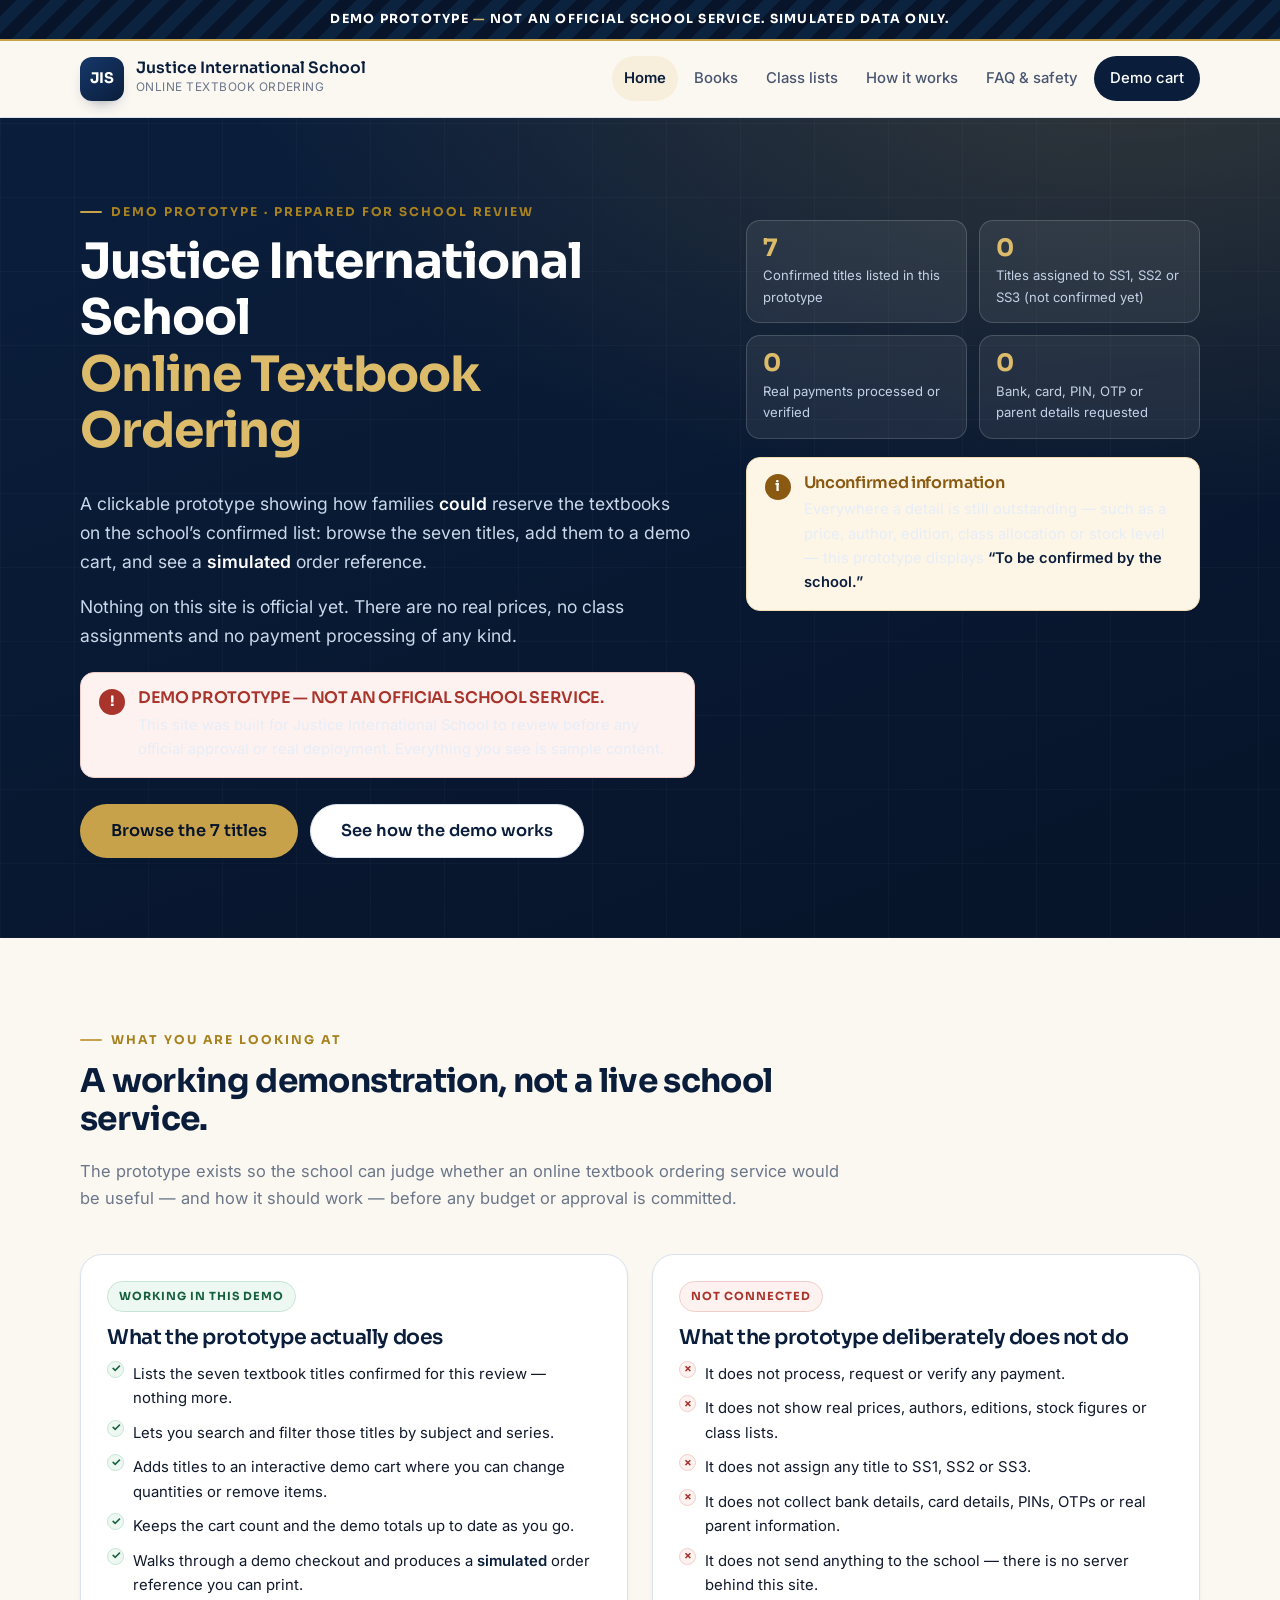
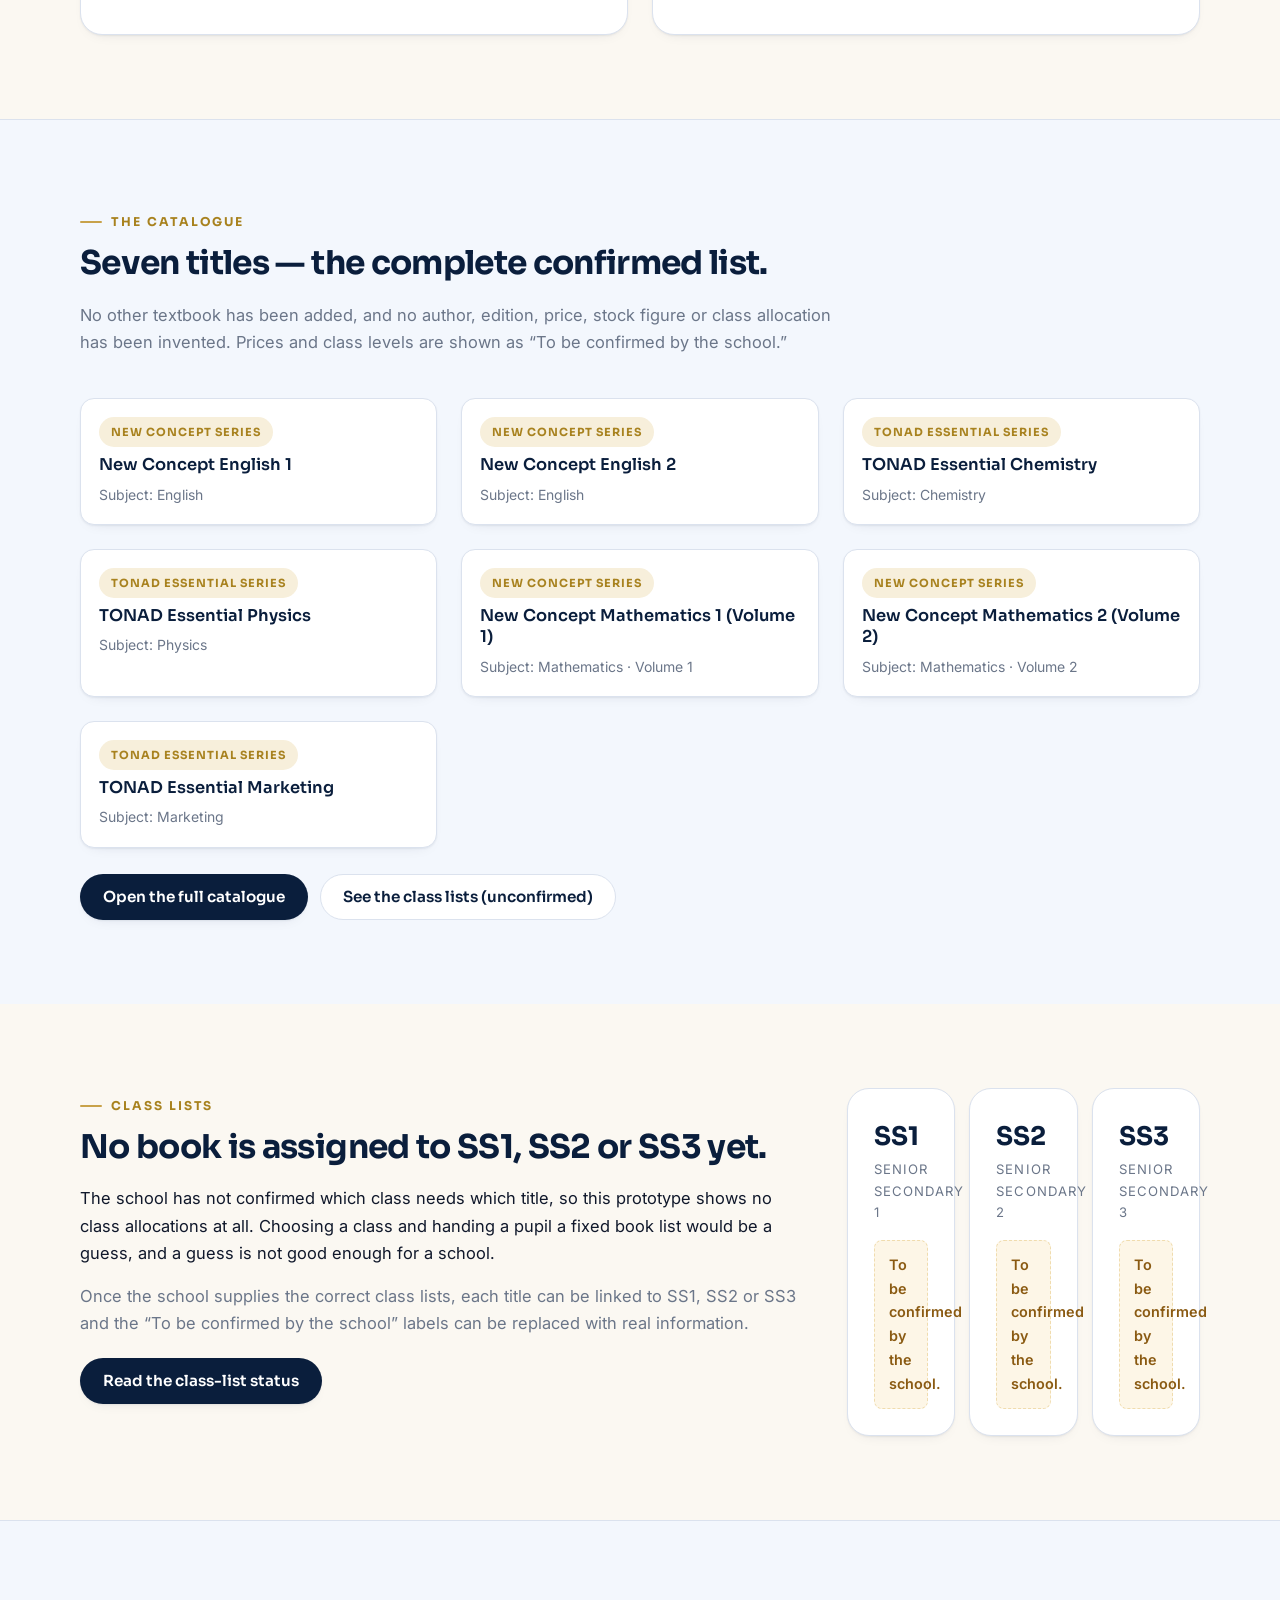
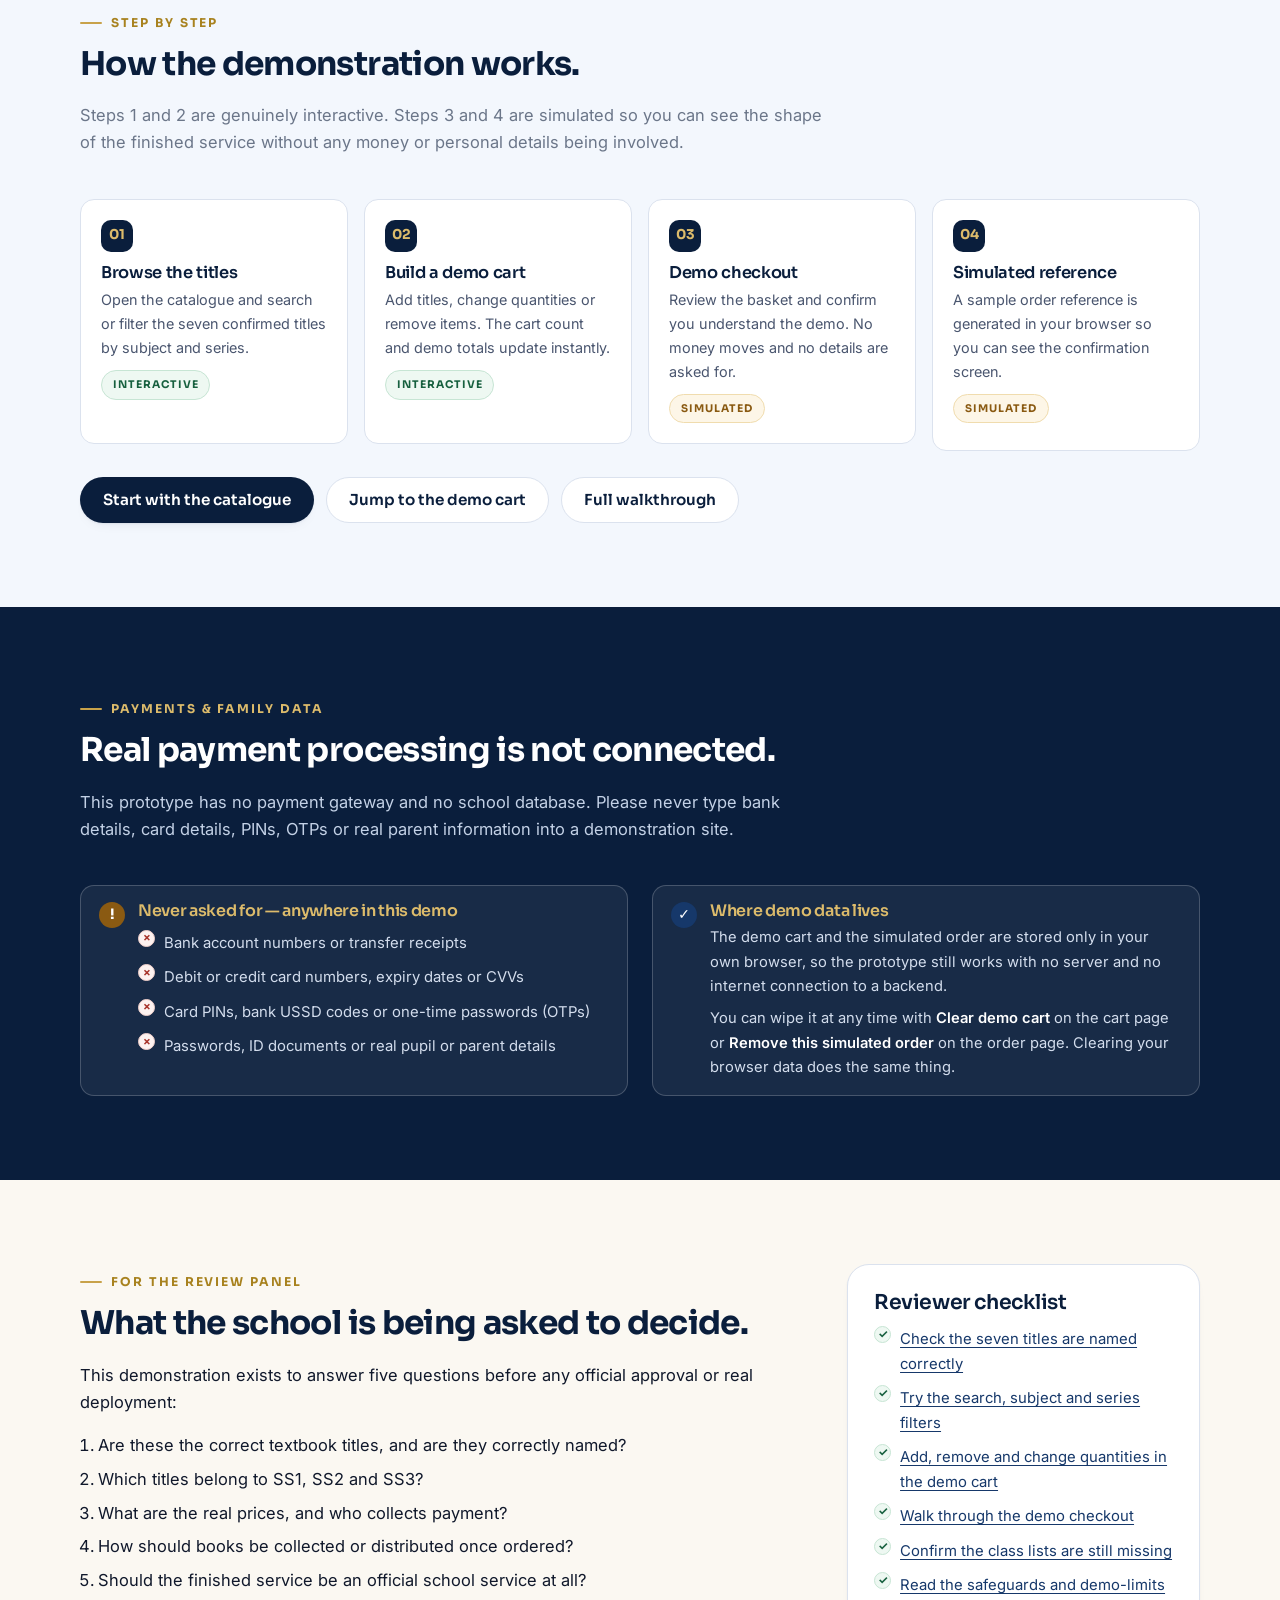
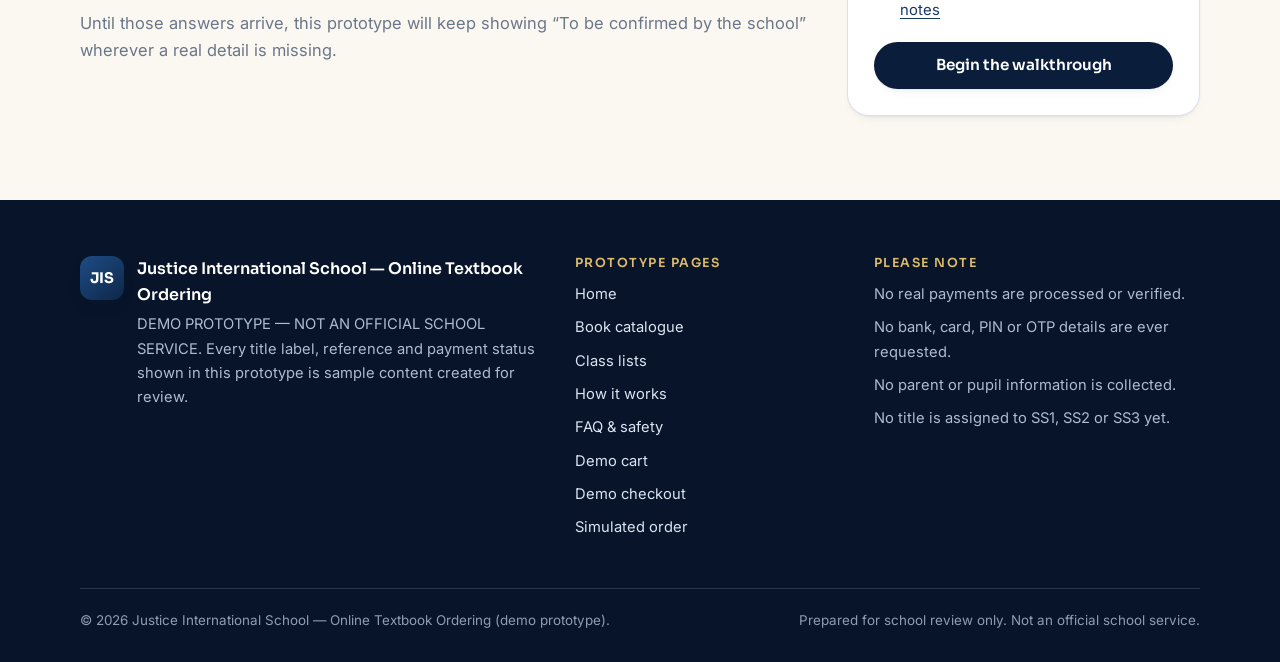
<file: index.html>
<!DOCTYPE html>
<html lang="en">
<head>
<meta charset="UTF-8" />
<meta name="viewport" content="width=device-width, initial-scale=1" />
<title>Justice International School — Online Textbook Ordering (Demo Prototype)</title>
<meta name="description" content="Demo prototype of an online textbook ordering service for Justice International School. Seven confirmed titles, an interactive demo cart and a simulated checkout for school review. Not an official school service." />
<meta name="robots" content="noindex, nofollow" />
<meta name="theme-color" content="#0a1e3c" />
<link rel="icon" href="assets/favicon.svg" type="image/svg+xml" />
<link rel="preconnect" href="https://fonts.googleapis.com" />
<link rel="preconnect" href="https://fonts.gstatic.com" crossorigin />
<link href="https://fonts.googleapis.com/css2?family=Sora:wght@600;700;800&family=Inter:wght@400;500;600&display=swap" rel="stylesheet" />
<link rel="stylesheet" href="assets/css/styles.css" />
<noscript><style>[data-reveal] { opacity: 1; transform: none; }</style></noscript>
</head>
<body>
<a class="skip-link" href="#main">Skip to main content</a>

<!-- ============ DEMO RIBBON ============ -->
<div class="demo-ribbon" role="note">
  <strong>DEMO PROTOTYPE</strong> <span>—</span> NOT AN OFFICIAL SCHOOL SERVICE. Simulated data only.
</div>

<!-- ============ HEADER ============ -->
<header class="site-header" id="siteHeader">
  <div class="wrap header-inner">
    <a class="brand" href="index.html" aria-label="Justice International School online textbook ordering — home">
      <span class="brand-mark" aria-hidden="true">JIS</span>
      <span class="brand-text">
        <strong>Justice International School</strong>
        <small>Online Textbook Ordering</small>
      </span>
    </a>

    <nav class="nav" id="nav" aria-label="Main">
      <a href="index.html">Home</a>
      <a href="books.html">Books</a>
      <a href="class-lists.html">Class lists</a>
      <a href="how-it-works.html">How it works</a>
      <a href="faq.html">FAQ &amp; safety</a>
      <a class="nav-cart" href="cart.html">Demo cart <span class="cart-count" data-cart-count hidden>0</span></a>
    </nav>

    <button class="nav-toggle" id="navToggle" aria-label="Open menu" aria-expanded="false" aria-controls="nav">
      <span></span><span></span><span></span>
    </button>
  </div>
</header>

<main id="main">

  <!-- ============ HERO ============ -->
  <section class="hero">
    <div class="wrap">
      <div class="hero-grid">
        <div>
          <p class="eyebrow">Demo prototype · Prepared for school review</p>
          <h1>
            Justice International School
            <span class="accent">Online Textbook Ordering</span>
          </h1>
          <p class="hero-copy">
            A clickable prototype showing how families <strong>could</strong> reserve the textbooks on the
            school&rsquo;s confirmed list: browse the seven titles, add them to a demo cart, and see a
            <strong>simulated</strong> order reference.
          </p>
          <p class="hero-copy">
            Nothing on this site is official yet. There are no real prices, no class assignments and no
            payment processing of any kind.
          </p>

          <div class="callout callout-danger" style="margin:22px 0 26px">
            <span class="callout-icon" aria-hidden="true">!</span>
            <div>
              <h4>DEMO PROTOTYPE — NOT AN OFFICIAL SCHOOL SERVICE.</h4>
              <p>This site was built for Justice International School to review before any official approval or real deployment. Everything you see is sample content.</p>
            </div>
          </div>

          <div class="btn-row">
            <a class="btn btn-gold btn-lg" href="books.html">Browse the 7 titles</a>
            <a class="btn btn-ghost btn-lg" href="how-it-works.html">See how the demo works</a>
          </div>
        </div>

        <div>
          <div class="card" data-home-cart-note hidden>
            <p class="eyebrow" style="margin-bottom:8px">Demo cart in progress</p>
            <p><strong data-home-copies>0</strong> <span data-cart-count-label>0 copies in demo cart</span> — still a simulation, nothing has been ordered.</p>
            <p style="margin-top:14px"><a class="btn btn-primary btn-block" href="cart.html">Open the demo cart</a></p>
          </div>

          <div class="status-strip">
            <div class="status-item">
              <span class="status-num">7</span>
              <span class="status-label">Confirmed titles listed in this prototype</span>
            </div>
            <div class="status-item">
              <span class="status-num">0</span>
              <span class="status-label">Titles assigned to SS1, SS2 or SS3 (not confirmed yet)</span>
            </div>
            <div class="status-item">
              <span class="status-num">0</span>
              <span class="status-label">Real payments processed or verified</span>
            </div>
            <div class="status-item">
              <span class="status-num">0</span>
              <span class="status-label">Bank, card, PIN, OTP or parent details requested</span>
            </div>
          </div>

          <div class="callout callout-warn" style="margin-top:18px">
            <span class="callout-icon" aria-hidden="true">i</span>
            <div>
              <h4>Unconfirmed information</h4>
              <p>Everywhere a detail is still outstanding — such as a price, author, edition, class allocation or stock level — this prototype displays <strong>&ldquo;To be confirmed by the school.&rdquo;</strong></p>
            </div>
          </div>
        </div>
      </div>
    </div>
  </section>

  <!-- ============ WHAT THIS PROTOTYPE DOES ============ -->
  <section class="section" id="about-demo">
    <div class="wrap">
      <header class="section-head" data-reveal>
        <p class="eyebrow">What you are looking at</p>
        <h2>A working demonstration, not a live school service.</h2>
        <p class="section-copy muted">
          The prototype exists so the school can judge whether an online textbook ordering service would
          be useful — and how it should work — before any budget or approval is committed.
        </p>
      </header>

      <div class="grid grid-2">
        <div class="card" data-reveal>
          <span class="tag tag-ok">Working in this demo</span>
          <h3 style="margin-top:14px">What the prototype actually does</h3>
          <ul class="tick-list">
            <li>Lists the seven textbook titles confirmed for this review — nothing more.</li>
            <li>Lets you search and filter those titles by subject and series.</li>
            <li>Adds titles to an interactive demo cart where you can change quantities or remove items.</li>
            <li>Keeps the cart count and the demo totals up to date as you go.</li>
            <li>Walks through a demo checkout and produces a <strong>simulated</strong> order reference you can print.</li>
          </ul>
        </div>

        <div class="card" data-reveal>
          <span class="tag tag-demo">Not connected</span>
          <h3 style="margin-top:14px">What the prototype deliberately does not do</h3>
          <ul class="not-list">
            <li>It does not process, request or verify any payment.</li>
            <li>It does not show real prices, authors, editions, stock figures or class lists.</li>
            <li>It does not assign any title to SS1, SS2 or SS3.</li>
            <li>It does not collect bank details, card details, PINs, OTPs or real parent information.</li>
            <li>It does not send anything to the school — there is no server behind this site.</li>
          </ul>
        </div>
      </div>
    </div>
  </section>

  <!-- ============ THE SEVEN TITLES ============ -->
  <section class="section section-alt section-line" id="titles">
    <div class="wrap">
      <header class="section-head" data-reveal>
        <p class="eyebrow">The catalogue</p>
        <h2>Seven titles — the complete confirmed list.</h2>
        <p class="section-copy muted">
          No other textbook has been added, and no author, edition, price, stock figure or class
          allocation has been invented. Prices and class levels are shown as
          &ldquo;To be confirmed by the school.&rdquo;
        </p>
      </header>

      <div class="grid grid-3">
        <a class="title-card" href="books.html#new-concept-english-1">
          <span class="tag tag-gold">New Concept series</span>
          <strong>New Concept English 1</strong>
          <span class="small muted">Subject: English</span>
        </a>
        <a class="title-card" href="books.html#new-concept-english-2">
          <span class="tag tag-gold">New Concept series</span>
          <strong>New Concept English 2</strong>
          <span class="small muted">Subject: English</span>
        </a>
        <a class="title-card" href="books.html#tonad-essential-chemistry">
          <span class="tag tag-gold">TONAD Essential series</span>
          <strong>TONAD Essential Chemistry</strong>
          <span class="small muted">Subject: Chemistry</span>
        </a>
        <a class="title-card" href="books.html#tonad-essential-physics">
          <span class="tag tag-gold">TONAD Essential series</span>
          <strong>TONAD Essential Physics</strong>
          <span class="small muted">Subject: Physics</span>
        </a>
        <a class="title-card" href="books.html#new-concept-mathematics-1-volume-1">
          <span class="tag tag-gold">New Concept series</span>
          <strong>New Concept Mathematics 1 (Volume 1)</strong>
          <span class="small muted">Subject: Mathematics · Volume 1</span>
        </a>
        <a class="title-card" href="books.html#new-concept-mathematics-2-volume-2">
          <span class="tag tag-gold">New Concept series</span>
          <strong>New Concept Mathematics 2 (Volume 2)</strong>
          <span class="small muted">Subject: Mathematics · Volume 2</span>
        </a>
        <a class="title-card" href="books.html#tonad-essential-marketing">
          <span class="tag tag-gold">TONAD Essential series</span>
          <strong>TONAD Essential Marketing</strong>
          <span class="small muted">Subject: Marketing</span>
        </a>
      </div>

      <p class="btn-row" style="margin-top:26px">
        <a class="btn btn-primary" href="books.html">Open the full catalogue</a>
        <a class="btn btn-ghost" href="class-lists.html">See the class lists (unconfirmed)</a>
      </p>
    </div>
  </section>

  <!-- ============ CLASS LISTS ============ -->
  <section class="section" id="class-lists">
    <div class="wrap">
      <div class="split">
        <div>
          <p class="eyebrow">Class lists</p>
          <h2>No book is assigned to SS1, SS2 or SS3 yet.</h2>
          <p>
            The school has not confirmed which class needs which title, so this prototype shows no class
            allocations at all. Choosing a class and handing a pupil a fixed book list would be a guess,
            and a guess is not good enough for a school.
          </p>
          <p class="muted">
            Once the school supplies the correct class lists, each title can be linked to SS1, SS2 or SS3 and
            the &ldquo;To be confirmed by the school&rdquo; labels can be replaced with real information.
          </p>
          <p class="btn-row" style="margin-top:20px">
            <a class="btn btn-primary" href="class-lists.html">Read the class-list status</a>
          </p>
        </div>

        <div class="grid grid-3 stacked" style="gap:14px">
          <div class="card class-card">
            <p class="class-code">SS1</p>
            <p class="class-sub">Senior Secondary 1</p>
            <p class="unconfirmed">To be confirmed by the school.</p>
          </div>
          <div class="card class-card">
            <p class="class-code">SS2</p>
            <p class="class-sub">Senior Secondary 2</p>
            <p class="unconfirmed">To be confirmed by the school.</p>
          </div>
          <div class="card class-card">
            <p class="class-code">SS3</p>
            <p class="class-sub">Senior Secondary 3</p>
            <p class="unconfirmed">To be confirmed by the school.</p>
          </div>
        </div>
      </div>
    </div>
  </section>

  <!-- ============ HOW THE DEMO WORKS ============ -->
  <section class="section section-alt section-line" id="how-it-works">
    <div class="wrap">
      <header class="section-head" data-reveal>
        <p class="eyebrow">Step by step</p>
        <h2>How the demonstration works.</h2>
        <p class="section-copy muted">
          Steps 1 and 2 are genuinely interactive. Steps 3 and 4 are simulated so you can see the shape of
          the finished service without any money or personal details being involved.
        </p>
      </header>

      <ol class="steps">
        <li class="step">
          <span class="step-num">01</span>
          <h3>Browse the titles</h3>
          <p>Open the catalogue and search or filter the seven confirmed titles by subject and series.</p>
          <span class="tag tag-ok">Interactive</span>
        </li>
        <li class="step">
          <span class="step-num">02</span>
          <h3>Build a demo cart</h3>
          <p>Add titles, change quantities or remove items. The cart count and demo totals update instantly.</p>
          <span class="tag tag-ok">Interactive</span>
        </li>
        <li class="step">
          <span class="step-num">03</span>
          <h3>Demo checkout</h3>
          <p>Review the basket and confirm you understand the demo. No money moves and no details are asked for.</p>
          <span class="tag tag-sim">Simulated</span>
        </li>
        <li class="step">
          <span class="step-num">04</span>
          <h3>Simulated reference</h3>
          <p>A sample order reference is generated in your browser so you can see the confirmation screen.</p>
          <span class="tag tag-sim">Simulated</span>
        </li>
      </ol>

      <p class="btn-row" style="margin-top:26px">
        <a class="btn btn-primary" href="books.html">Start with the catalogue</a>
        <a class="btn btn-ghost" href="cart.html">Jump to the demo cart</a>
        <a class="btn btn-ghost" href="how-it-works.html">Full walkthrough</a>
      </p>
    </div>
  </section>

  <!-- ============ SAFETY ============ -->
  <section class="section section-dark" id="safety">
    <div class="wrap">
      <header class="section-head">
        <p class="eyebrow">Payments &amp; family data</p>
        <h2>Real payment processing is not connected.</h2>
        <p class="section-copy" style="color:#c3d1e6">
          This prototype has no payment gateway and no school database. Please never type bank details,
          card details, PINs, OTPs or real parent information into a demonstration site.
        </p>
      </header>

      <div class="grid grid-2">
        <div class="callout callout-warn">
          <span class="callout-icon" aria-hidden="true">!</span>
          <div>
            <h4>Never asked for — anywhere in this demo</h4>
            <ul class="not-list" style="margin-top:10px">
              <li>Bank account numbers or transfer receipts</li>
              <li>Debit or credit card numbers, expiry dates or CVVs</li>
              <li>Card PINs, bank USSD codes or one-time passwords (OTPs)</li>
              <li>Passwords, ID documents or real pupil or parent details</li>
            </ul>
          </div>
        </div>

        <div class="callout callout-info">
          <span class="callout-icon" aria-hidden="true">✓</span>
          <div>
            <h4>Where demo data lives</h4>
            <p>
              The demo cart and the simulated order are stored only in your own browser, so the prototype
              still works with no server and no internet connection to a backend.
            </p>
            <p>
              You can wipe it at any time with <strong>Clear demo cart</strong> on the cart page or
              <strong>Remove this simulated order</strong> on the order page. Clearing your browser data
              does the same thing.
            </p>
          </div>
        </div>
      </div>
    </div>
  </section>

  <!-- ============ FOR REVIEWERS ============ -->
  <section class="section" id="reviewers">
    <div class="wrap">
      <div class="split">
        <div>
          <p class="eyebrow">For the review panel</p>
          <h2>What the school is being asked to decide.</h2>
          <p>
            This demonstration exists to answer five questions before any official approval or real
            deployment:
          </p>
          <ol>
            <li>Are these the correct textbook titles, and are they correctly named?</li>
            <li>Which titles belong to SS1, SS2 and SS3?</li>
            <li>What are the real prices, and who collects payment?</li>
            <li>How should books be collected or distributed once ordered?</li>
            <li>Should the finished service be an official school service at all?</li>
          </ol>
          <p class="muted">
            Until those answers arrive, this prototype will keep showing
            &ldquo;To be confirmed by the school&rdquo; wherever a real detail is missing.
          </p>
        </div>

        <div class="card" data-reveal>
          <h3>Reviewer checklist</h3>
          <ul class="tick-list">
            <li><a href="books.html">Check the seven titles are named correctly</a></li>
            <li><a href="books.html">Try the search, subject and series filters</a></li>
            <li><a href="cart.html">Add, remove and change quantities in the demo cart</a></li>
            <li><a href="checkout.html">Walk through the demo checkout</a></li>
            <li><a href="class-lists.html">Confirm the class lists are still missing</a></li>
            <li><a href="faq.html">Read the safeguards and demo-limits notes</a></li>
          </ul>
          <p class="btn-row" style="margin-top:20px">
            <a class="btn btn-primary btn-block" href="books.html">Begin the walkthrough</a>
          </p>
        </div>
      </div>
    </div>
  </section>

</main>

<!-- ============ FOOTER ============ -->
<footer class="site-footer">
  <div class="wrap">
    <div class="footer-grid">
      <div class="footer-brand">
        <span class="brand-mark" aria-hidden="true">JIS</span>
        <div>
          <strong>Justice International School — Online Textbook Ordering</strong>
          <p>
            DEMO PROTOTYPE — NOT AN OFFICIAL SCHOOL SERVICE. Every title label, reference and payment
            status shown in this prototype is sample content created for review.
          </p>
        </div>
      </div>

      <div class="footer-col">
        <h4>Prototype pages</h4>
        <ul>
          <li><a href="index.html">Home</a></li>
          <li><a href="books.html">Book catalogue</a></li>
          <li><a href="class-lists.html">Class lists</a></li>
          <li><a href="how-it-works.html">How it works</a></li>
          <li><a href="faq.html">FAQ &amp; safety</a></li>
          <li><a href="cart.html">Demo cart</a></li>
          <li><a href="checkout.html">Demo checkout</a></li>
          <li><a href="order.html">Simulated order</a></li>
        </ul>
      </div>

      <div class="footer-col">
        <h4>Please note</h4>
        <ul>
          <li>No real payments are processed or verified.</li>
          <li>No bank, card, PIN or OTP details are ever requested.</li>
          <li>No parent or pupil information is collected.</li>
          <li>No title is assigned to SS1, SS2 or SS3 yet.</li>
        </ul>
      </div>
    </div>

    <p class="footer-legal">
      <span>&copy; <span id="year">2026</span> Justice International School — Online Textbook Ordering (demo prototype).</span>
      <span>Prepared for school review only. Not an official school service.</span>
    </p>
  </div>
</footer>

<script src="assets/js/catalogue.js" defer></script>
<script src="assets/js/cart.js" defer></script>
<script src="assets/js/site.js" defer></script>
<script src="assets/js/checkout.js" defer></script>
</body>
</html>
</file>
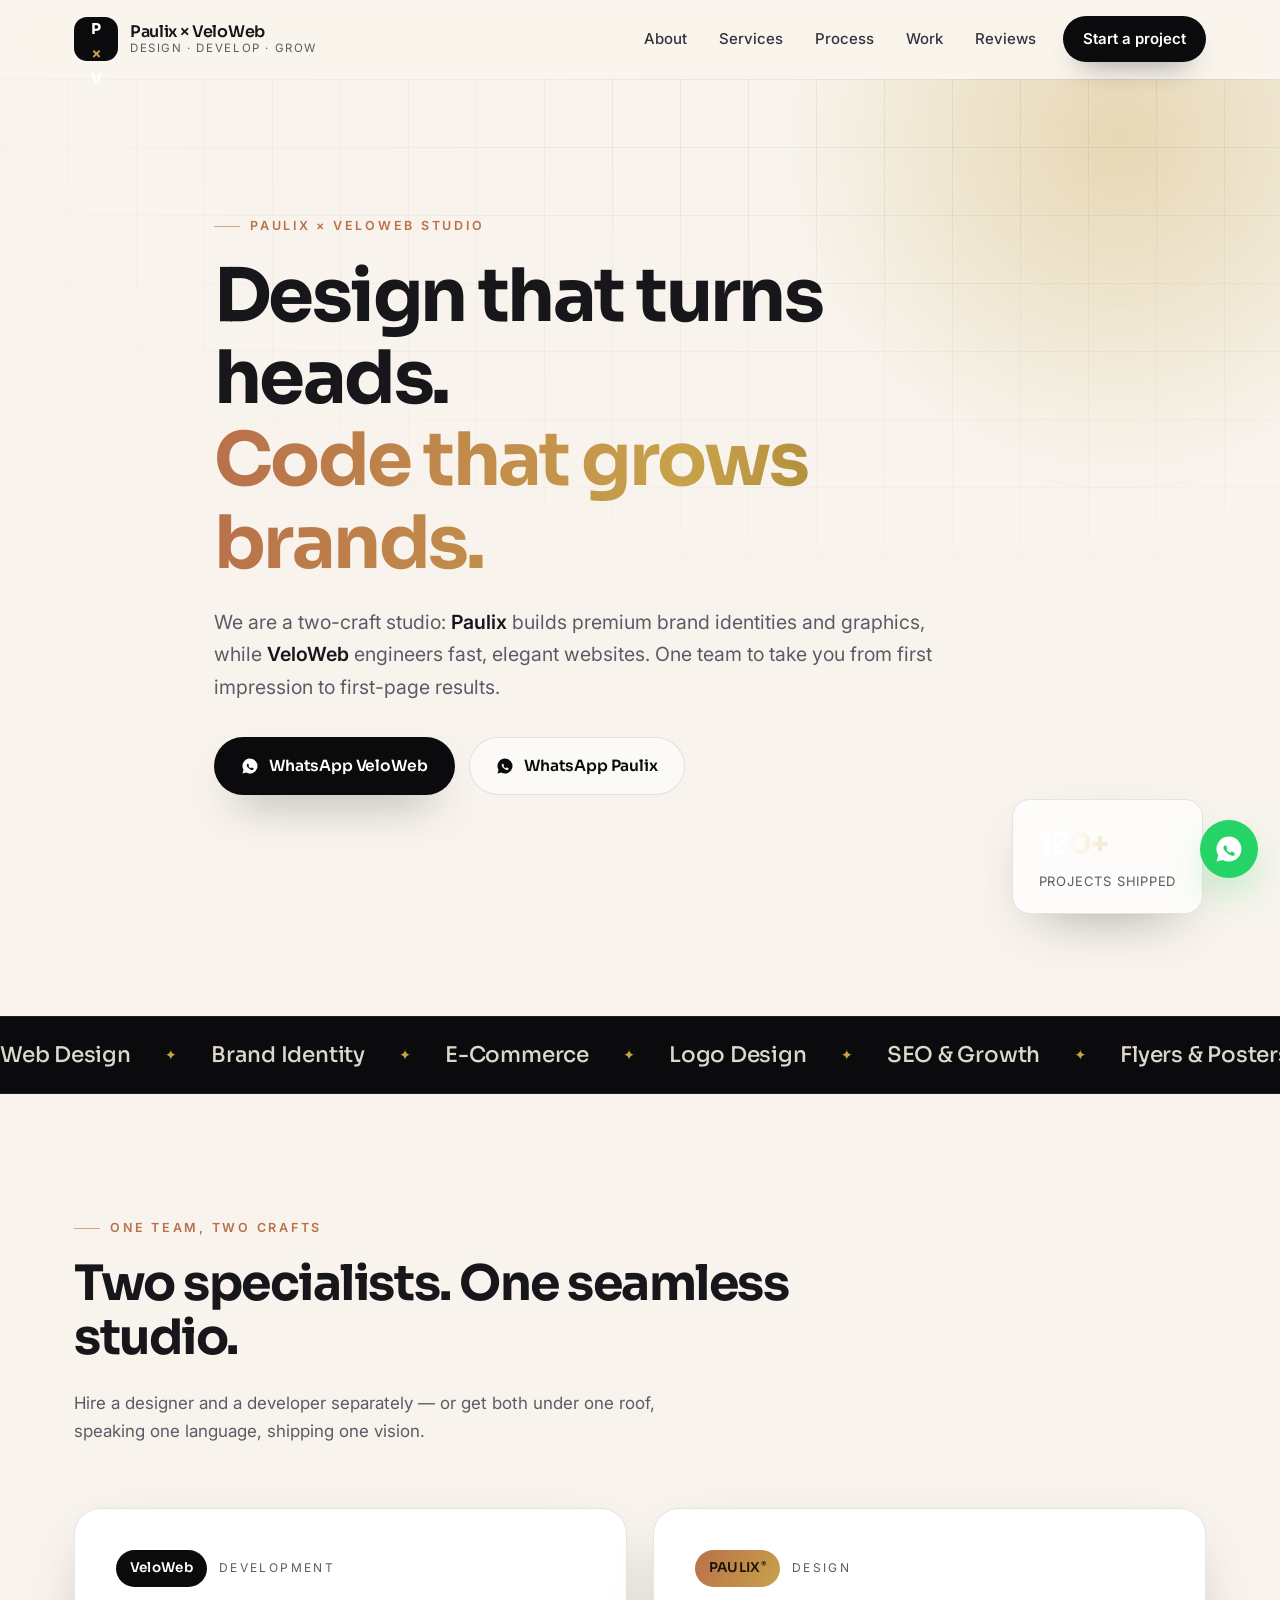
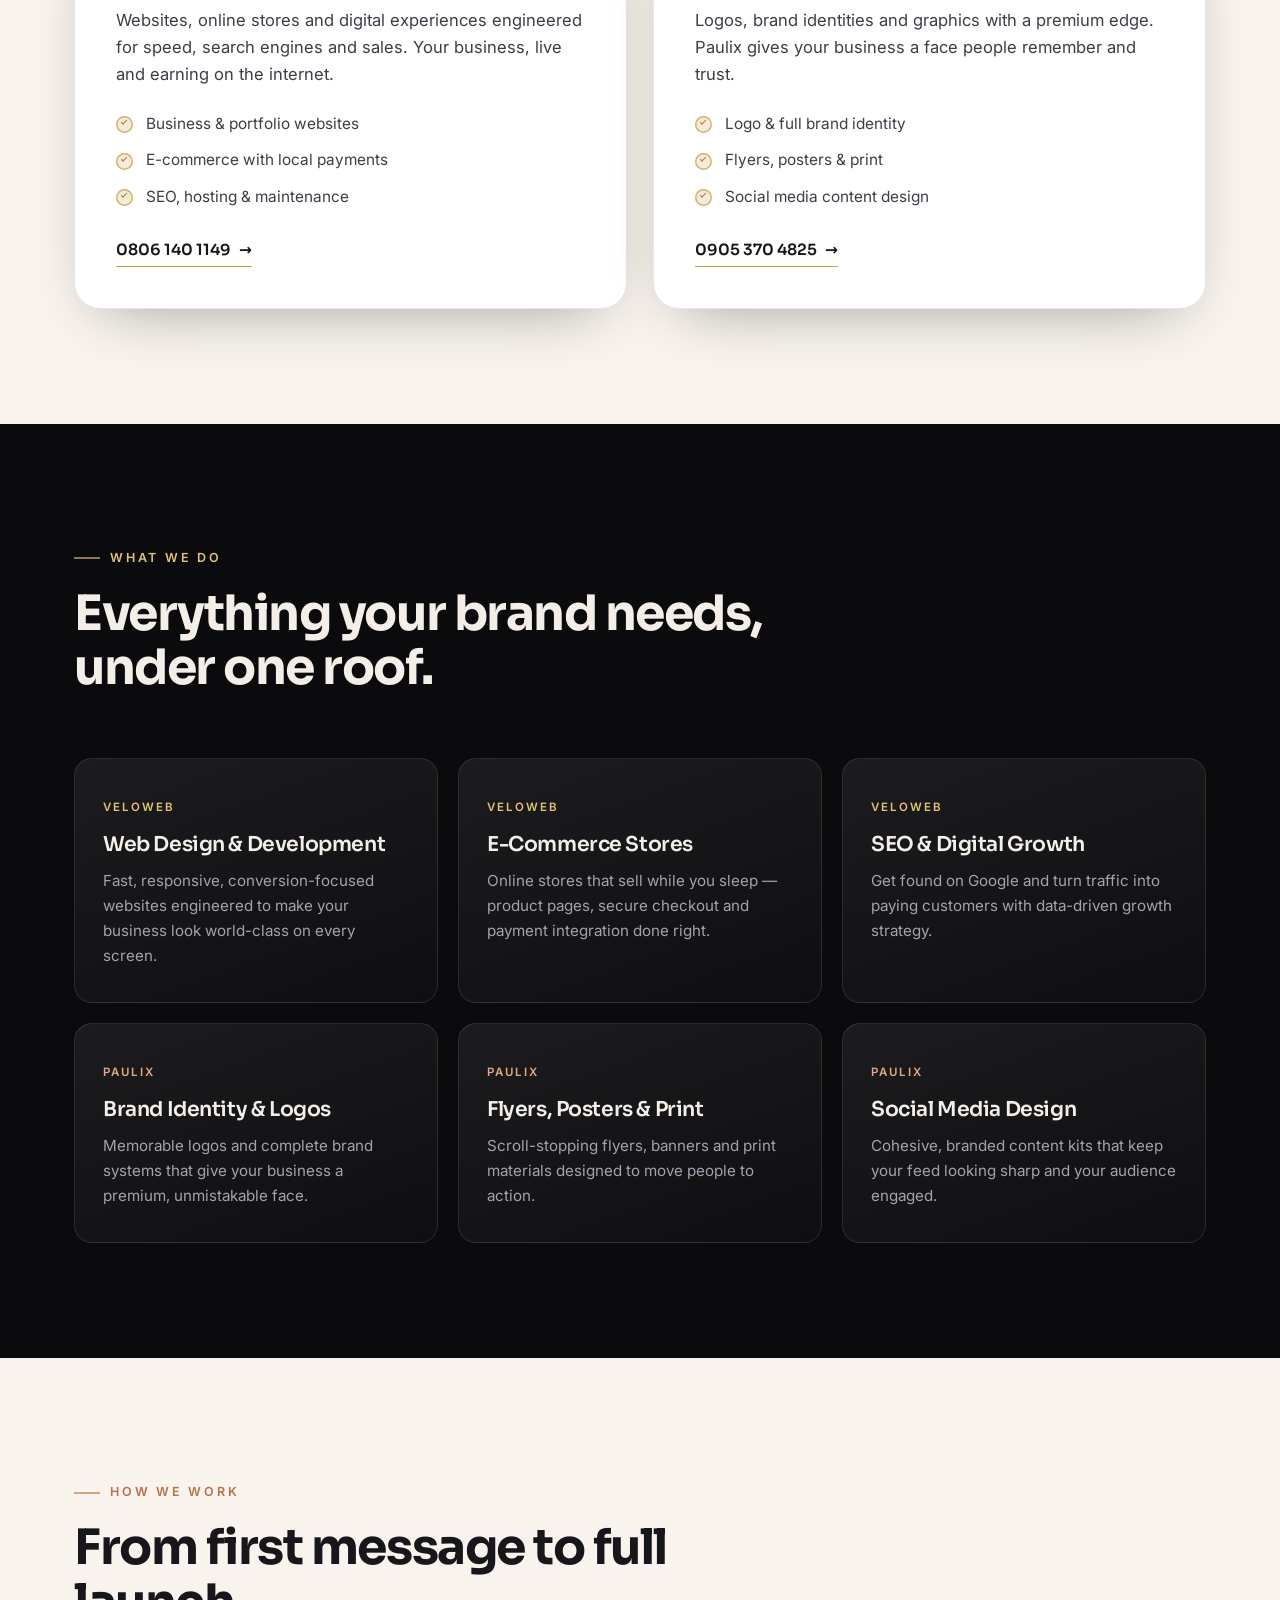
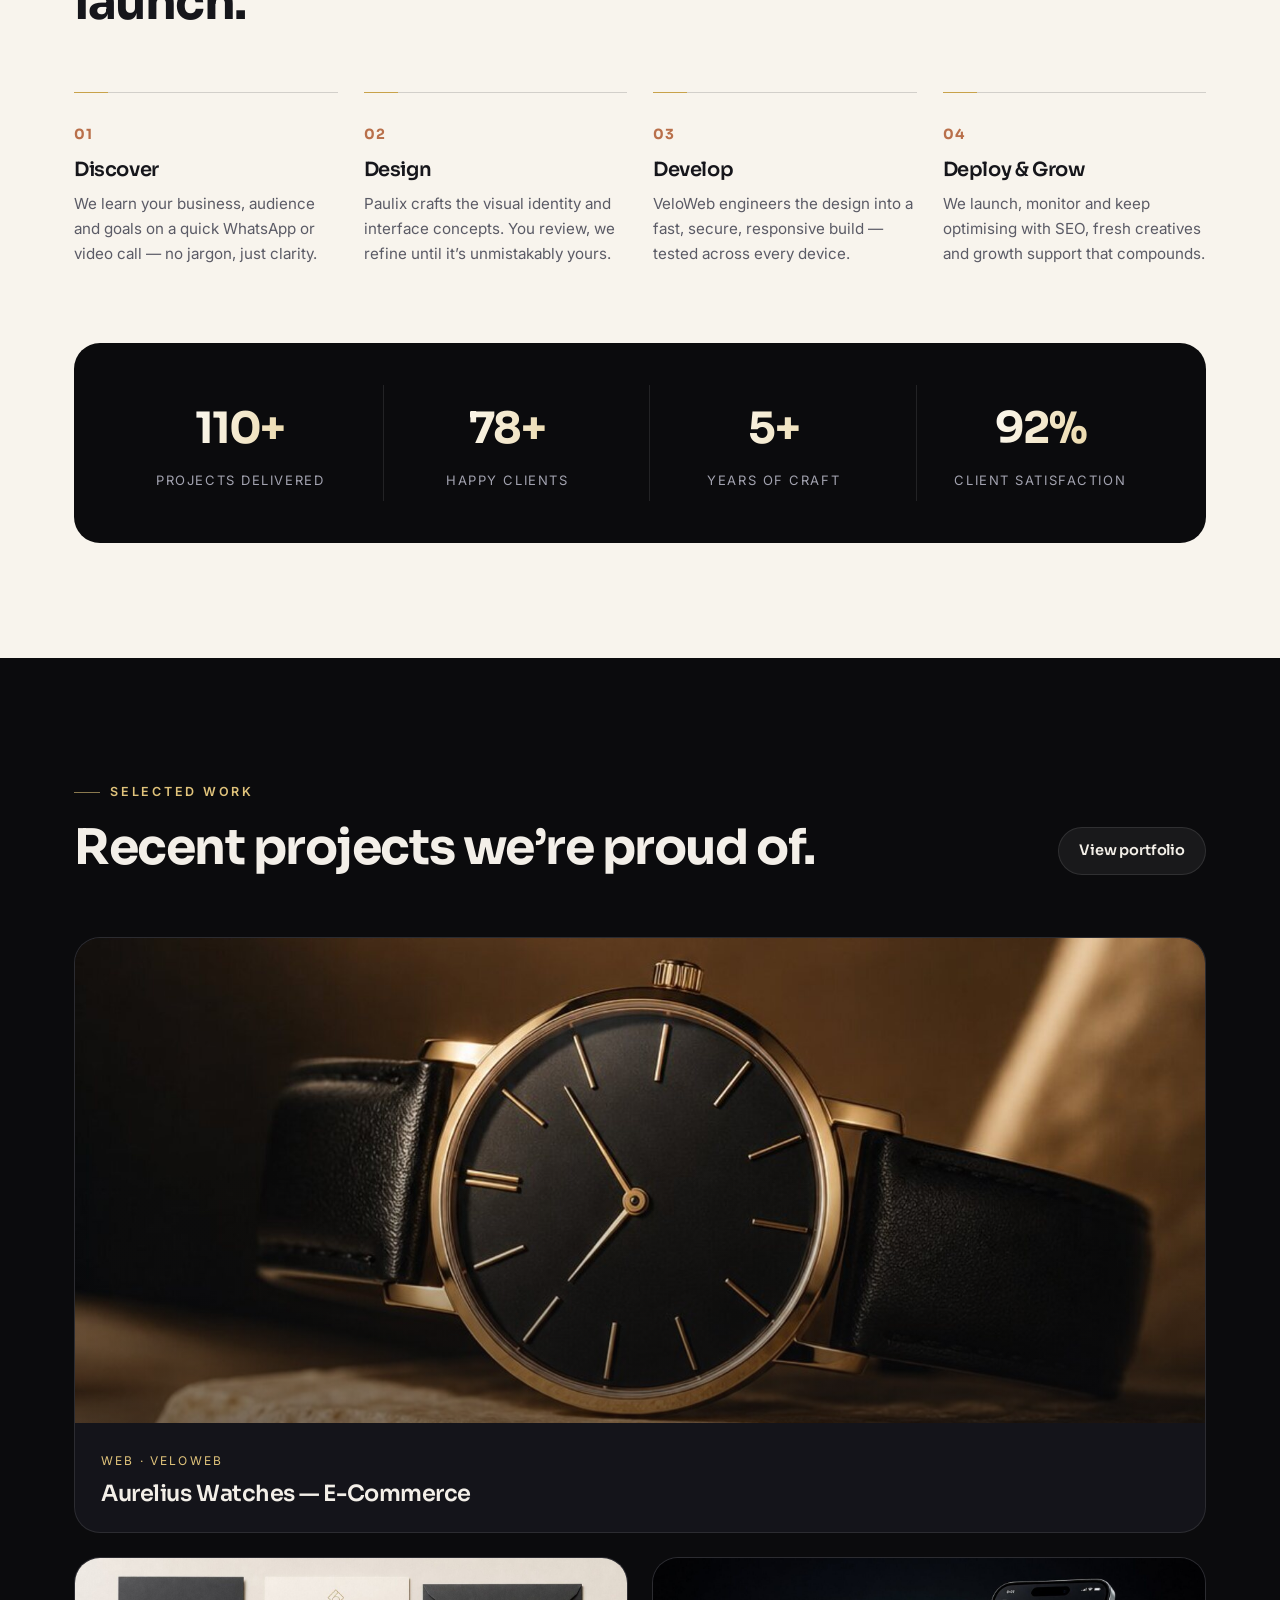
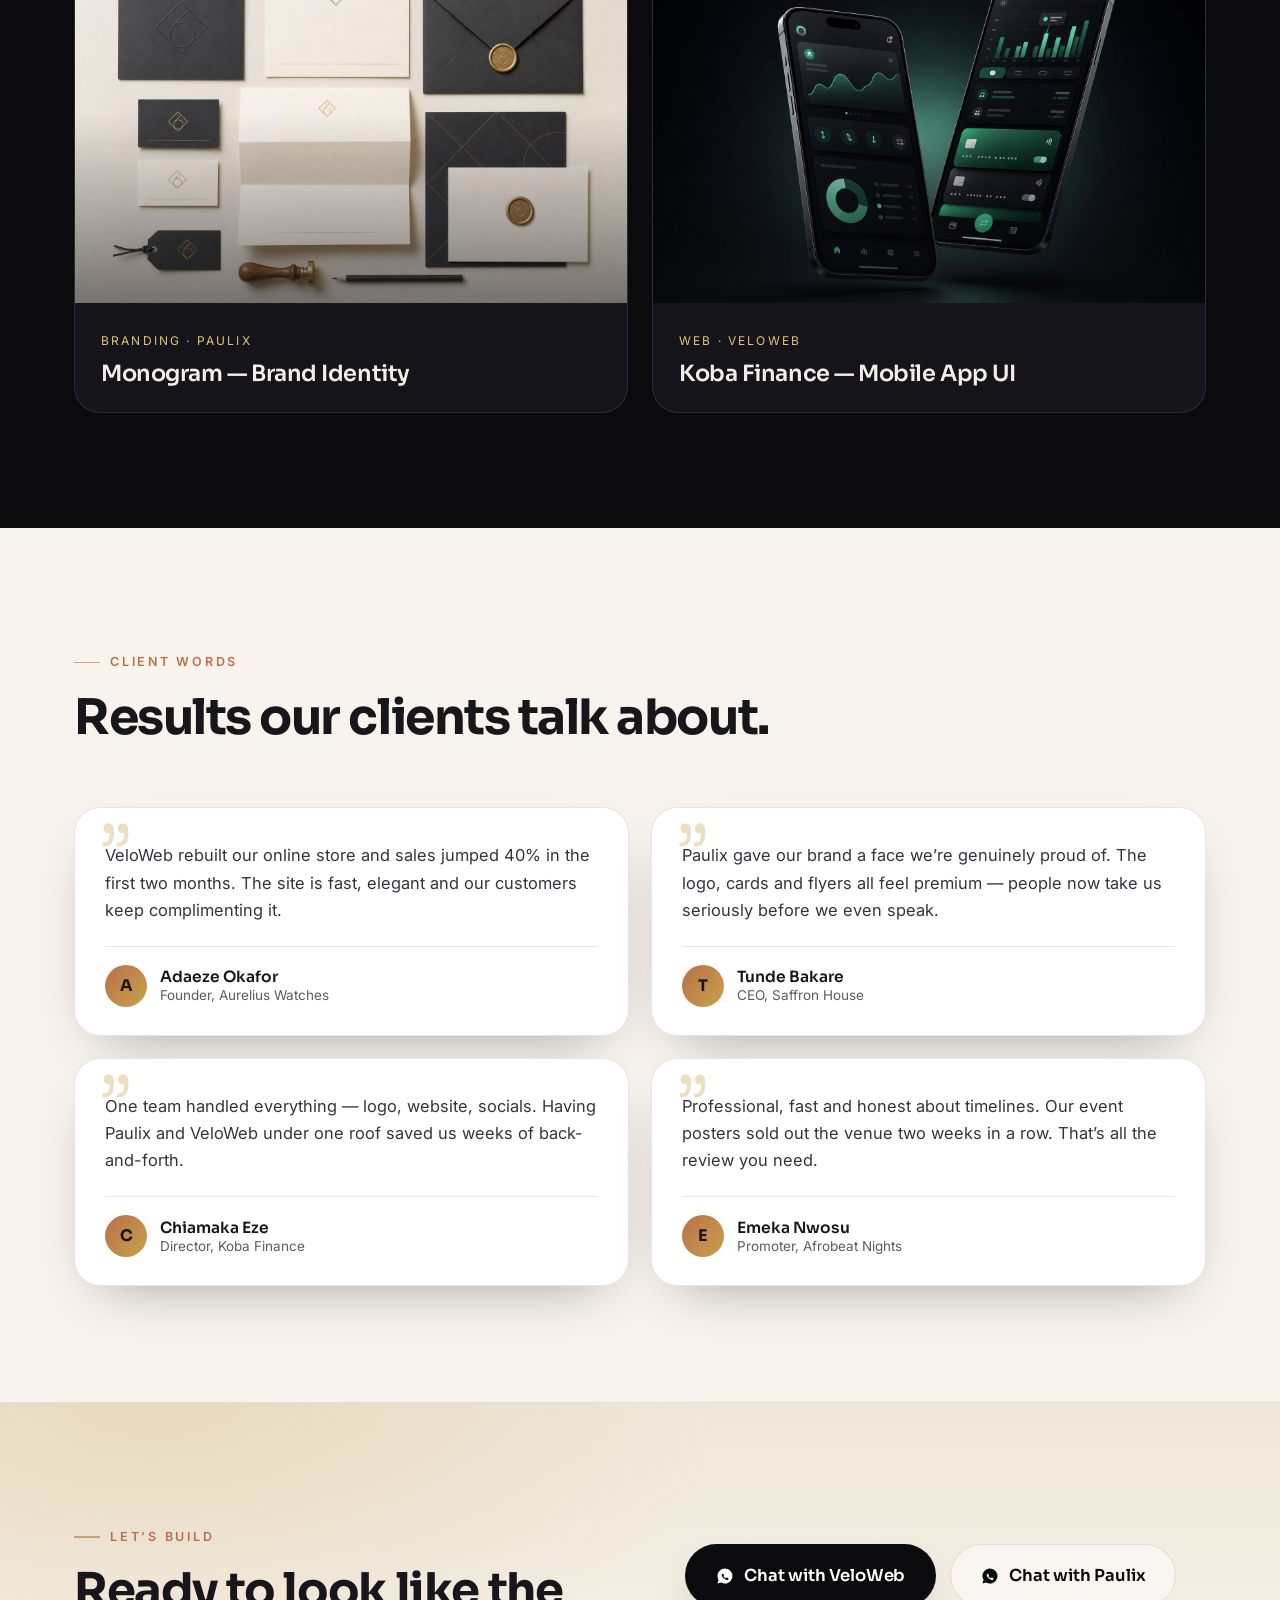
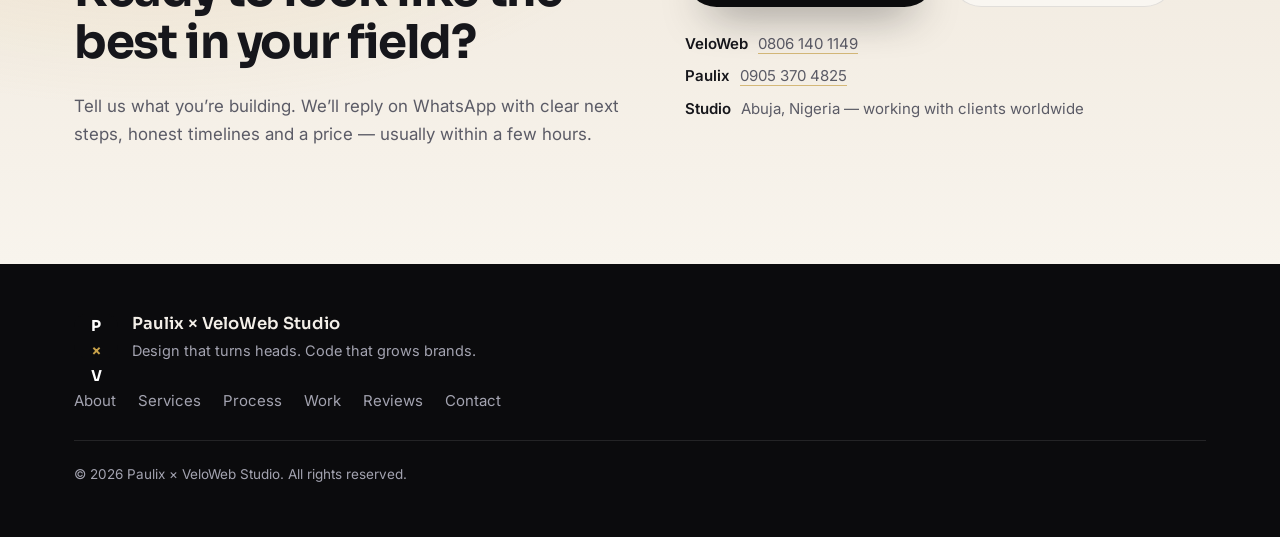
<file: studio/index.html>
<!DOCTYPE html>
<html lang="en">
<head>
<meta charset="UTF-8" />
<meta name="viewport" content="width=device-width, initial-scale=1" />
<title>Paulix × VeloWeb — Design · Develop · Grow</title>
<meta name="description" content="Paulix × VeloWeb is a two-craft studio in Nigeria: Paulix builds premium brand identities and graphics, VeloWeb engineers fast, elegant websites and online stores that grow brands." />
<meta name="theme-color" content="#0B0B0D" />
<link rel="canonical" href="https://troutdamian49-web.github.io/Paulix--veloweb-/" />

<!-- Open Graph -->
<meta property="og:type" content="website" />
<meta property="og:title" content="Paulix × VeloWeb — Design · Develop · Grow" />
<meta property="og:description" content="Design that turns heads. Code that grows brands. Brand identity, websites and e-commerce from one seamless studio." />
<meta property="og:url" content="https://troutdamian49-web.github.io/Paulix--veloweb-/" />
<meta property="og:image" content="https://troutdamian49-web.github.io/Paulix--veloweb-/assets/img/og.jpg" />
<meta name="twitter:card" content="summary_large_image" />

<link rel="icon" href="assets/favicon.svg" type="image/svg+xml" />
<link rel="apple-touch-icon" href="assets/img/work-branding.jpg" />

<link rel="preconnect" href="https://fonts.googleapis.com" />
<link rel="preconnect" href="https://fonts.gstatic.com" crossorigin />
<link href="https://fonts.googleapis.com/css2?family=Sora:wght@400;500;600;700;800&family=Inter:wght@300;400;500;600&display=swap" rel="stylesheet" />
<link rel="stylesheet" href="assets/css/styles.css" />

<script type="application/ld+json">
{
  "@context": "https://schema.org",
  "@type": "ProfessionalService",
  "name": "Paulix × VeloWeb Studio",
  "description": "Brand identity, web design, e-commerce and digital growth studio.",
  "areaServed": "Nigeria",
  "url": "https://troutdamian49-web.github.io/Paulix--veloweb-/",
  "telephone": ["+2348061401149", "+2349053704825"],
  "aggregateRating": { "@type": "AggregateRating", "ratingValue": "5.0", "reviewCount": "85" }
}
</script>
</head>
<body>
<a class="skip-link" href="#main">Skip to content</a>

<!-- ============ HEADER ============ -->
<header class="site-header" id="siteHeader">
  <div class="wrap header-inner">
    <a class="brand" href="#home" aria-label="Paulix and VeloWeb home">
      <span class="brand-mark">P<span>×</span>V</span>
      <span class="brand-text">
        <strong>Paulix × VeloWeb</strong>
        <small>Design · Develop · Grow</small>
      </span>
    </a>

    <nav class="nav" id="nav" aria-label="Main">
      <a href="#about">About</a>
      <a href="#services">Services</a>
      <a href="#process">Process</a>
      <a href="#work">Work</a>
      <a href="#testimonials">Reviews</a>
      <a class="nav-cta" href="#contact">Start a project</a>
    </nav>

    <button class="nav-toggle" id="navToggle" aria-label="Open menu" aria-expanded="false" aria-controls="nav">
      <span></span><span></span><span></span>
    </button>
  </div>
</header>

<main id="main">

  <!-- ============ HERO ============ -->
  <section class="hero" id="home">
    <div class="hero-glow" aria-hidden="true"></div>
    <div class="hero-grid" aria-hidden="true"></div>
    <div class="wrap hero-inner">
      <p class="eyebrow reveal" data-reveal>Paulix × VeloWeb Studio</p>

      <h1 class="reveal" data-reveal>
        Design that turns heads.
        <span class="line-2">Code that grows brands.</span>
      </h1>

      <p class="hero-copy reveal" data-reveal>
        We are a two-craft studio: <strong>Paulix</strong> builds premium brand identities and
        graphics, while <strong>VeloWeb</strong> engineers fast, elegant websites. One team to take
        you from first impression to first-page results.
      </p>

      <div class="hero-actions reveal" data-reveal>
        <a class="btn btn-primary" href="https://wa.me/2348061401149?text=Hello%20VeloWeb!%20I%27m%20interested%20in%20a%20website%20project."
           target="_blank" rel="noopener">
          <svg viewBox="0 0 24 24" aria-hidden="true"><path d="M12 2a10 10 0 0 0-8.6 15.1L2 22l5-1.3A10 10 0 1 0 12 2Zm5.3 14.1c-.2.6-1.3 1.2-1.8 1.2-.5.1-1 .1-1.7-.1a12 12 0 0 1-5-3.6c-.6-.8-1.2-1.8-1.2-2.6 0-.9.5-1.4.7-1.6.2-.2.4-.3.6-.3h.5c.2 0 .4 0 .5.4l.7 1.7c.1.2 0 .4-.1.5l-.3.4c-.1.1-.2.3 0 .5.3.5.7 1 1.2 1.4.5.4 1 .7 1.5.9.2.1.4 0 .5-.1l.6-.7c.2-.2.3-.2.5-.1l1.6.8c.3.1.4.2.4.3.1.3 0 .9-.2 1.5Z"/></svg>
          WhatsApp VeloWeb
        </a>
        <a class="btn btn-ghost" href="https://wa.me/2349053704825?text=Hello%20Paulix!%20I%20need%20a%20design%20project."
           target="_blank" rel="noopener">
          <svg viewBox="0 0 24 24" aria-hidden="true"><path d="M12 2a10 10 0 0 0-8.6 15.1L2 22l5-1.3A10 10 0 1 0 12 2Zm5.3 14.1c-.2.6-1.3 1.2-1.8 1.2-.5.1-1 .1-1.7-.1a12 12 0 0 1-5-3.6c-.6-.8-1.2-1.8-1.2-2.6 0-.9.5-1.4.7-1.6.2-.2.4-.3.6-.3h.5c.2 0 .4 0 .5.4l.7 1.7c.1.2 0 .4-.1.5l-.3.4c-.1.1-.2.3 0 .5.3.5.7 1 1.2 1.4.5.4 1 .7 1.5.9.2.1.4 0 .5-.1l.6-.7c.2-.2.3-.2.5-.1l1.6.8c.3.1.4.2.4.3.1.3 0 .9-.2 1.5Z"/></svg>
          WhatsApp Paulix
        </a>
      </div>

      <div class="hero-proof reveal" data-reveal>
        <span class="stars" aria-hidden="true">★★★★★</span>
        <span><strong>5.0 rated</strong> — Trusted by 85+ brands across Nigeria &amp; beyond</span>
      </div>
    </div>

    <div class="hero-stat-card reveal" data-reveal>
      <span class="stat-num" data-count="120" data-suffix="+">120+</span>
      <span class="stat-label">Projects shipped</span>
    </div>
  </section>

  <!-- ============ MARQUEE ============ -->
  <div class="marquee" aria-hidden="true">
    <div class="marquee-track">
      <span>Web Design</span><i>✦</i><span>Brand Identity</span><i>✦</i><span>E-Commerce</span><i>✦</i>
      <span>Logo Design</span><i>✦</i><span>SEO &amp; Growth</span><i>✦</i><span>Flyers &amp; Posters</span><i>✦</i>
      <span>UI / UX</span><i>✦</i><span>Social Media Design</span><i>✦</i>
      <span>Web Design</span><i>✦</i><span>Brand Identity</span><i>✦</i><span>E-Commerce</span><i>✦</i>
      <span>Logo Design</span><i>✦</i><span>SEO &amp; Growth</span><i>✦</i><span>Flyers &amp; Posters</span><i>✦</i>
      <span>UI / UX</span><i>✦</i><span>Social Media Design</span><i>✦</i>
    </div>
  </div>

  <!-- ============ ABOUT / TWO CRAFTS ============ -->
  <section class="section" id="about">
    <div class="wrap">
      <header class="section-head reveal" data-reveal>
        <p class="eyebrow">One team, two crafts</p>
        <h2>Two specialists. One seamless studio.</h2>
        <p class="section-copy">
          Hire a designer and a developer separately — or get both under one roof, speaking one
          language, shipping one vision.
        </p>
      </header>

      <div class="craft-grid">
        <article class="craft-card craft-dev reveal" data-reveal>
          <div class="craft-top">
            <span class="craft-badge">VeloWeb</span>
            <span class="craft-role">Development</span>
          </div>
          <p class="craft-copy">
            Websites, online stores and digital experiences engineered for speed, search engines and
            sales. Your business, live and earning on the internet.
          </p>
          <ul class="ticks">
            <li>Business &amp; portfolio websites</li>
            <li>E-commerce with local payments</li>
            <li>SEO, hosting &amp; maintenance</li>
          </ul>
          <a class="link-arrow" href="https://wa.me/2348061401149?text=Hello%20VeloWeb!%20I%27m%20interested%20in%20a%20website%20project."
             target="_blank" rel="noopener">0806 140 1149 <span aria-hidden="true">→</span></a>
        </article>

        <article class="craft-card craft-design reveal" data-reveal>
          <div class="craft-top">
            <span class="craft-badge alt">PAULIX<sup>®</sup></span>
            <span class="craft-role">Design</span>
          </div>
          <p class="craft-copy">
            Logos, brand identities and graphics with a premium edge. Paulix gives your business a
            face people remember and trust.
          </p>
          <ul class="ticks">
            <li>Logo &amp; full brand identity</li>
            <li>Flyers, posters &amp; print</li>
            <li>Social media content design</li>
          </ul>
          <a class="link-arrow" href="https://wa.me/2349053704825?text=Hello%20Paulix!%20I%20need%20a%20design%20project."
             target="_blank" rel="noopener">0905 370 4825 <span aria-hidden="true">→</span></a>
        </article>
      </div>
    </div>
  </section>

  <!-- ============ SERVICES ============ -->
  <section class="section section-dark" id="services">
    <div class="wrap">
      <header class="section-head reveal" data-reveal>
        <p class="eyebrow">What we do</p>
        <h2>Everything your brand needs, under one roof.</h2>
      </header>

      <div class="services-grid">
        <article class="service reveal" data-reveal>
          <span class="service-tag">VeloWeb</span>
          <h3>Web Design &amp; Development</h3>
          <p>Fast, responsive, conversion-focused websites engineered to make your business look
            world-class on every screen.</p>
        </article>
        <article class="service reveal" data-reveal>
          <span class="service-tag">VeloWeb</span>
          <h3>E-Commerce Stores</h3>
          <p>Online stores that sell while you sleep — product pages, secure checkout and payment
            integration done right.</p>
        </article>
        <article class="service reveal" data-reveal>
          <span class="service-tag">VeloWeb</span>
          <h3>SEO &amp; Digital Growth</h3>
          <p>Get found on Google and turn traffic into paying customers with data-driven growth
            strategy.</p>
        </article>
        <article class="service reveal" data-reveal>
          <span class="service-tag alt">Paulix</span>
          <h3>Brand Identity &amp; Logos</h3>
          <p>Memorable logos and complete brand systems that give your business a premium,
            unmistakable face.</p>
        </article>
        <article class="service reveal" data-reveal>
          <span class="service-tag alt">Paulix</span>
          <h3>Flyers, Posters &amp; Print</h3>
          <p>Scroll-stopping flyers, banners and print materials designed to move people to
            action.</p>
        </article>
        <article class="service reveal" data-reveal>
          <span class="service-tag alt">Paulix</span>
          <h3>Social Media Design</h3>
          <p>Cohesive, branded content kits that keep your feed looking sharp and your audience
            engaged.</p>
        </article>
      </div>
    </div>
  </section>

  <!-- ============ PROCESS ============ -->
  <section class="section" id="process">
    <div class="wrap">
      <header class="section-head reveal" data-reveal>
        <p class="eyebrow">How we work</p>
        <h2>From first message to full launch.</h2>
      </header>

      <ol class="steps">
        <li class="step reveal" data-reveal>
          <span class="step-num">01</span>
          <h3>Discover</h3>
          <p>We learn your business, audience and goals on a quick WhatsApp or video call — no
            jargon, just clarity.</p>
        </li>
        <li class="step reveal" data-reveal>
          <span class="step-num">02</span>
          <h3>Design</h3>
          <p>Paulix crafts the visual identity and interface concepts. You review, we refine until
            it&rsquo;s unmistakably yours.</p>
        </li>
        <li class="step reveal" data-reveal>
          <span class="step-num">03</span>
          <h3>Develop</h3>
          <p>VeloWeb engineers the design into a fast, secure, responsive build — tested across
            every device.</p>
        </li>
        <li class="step reveal" data-reveal>
          <span class="step-num">04</span>
          <h3>Deploy &amp; Grow</h3>
          <p>We launch, monitor and keep optimising with SEO, fresh creatives and growth support
            that compounds.</p>
        </li>
      </ol>

      <div class="stats" id="stats">
        <div class="stat reveal" data-reveal>
          <span class="stat-num" data-count="120" data-suffix="+">0+</span>
          <span class="stat-label">Projects delivered</span>
        </div>
        <div class="stat reveal" data-reveal>
          <span class="stat-num" data-count="85" data-suffix="+">0+</span>
          <span class="stat-label">Happy clients</span>
        </div>
        <div class="stat reveal" data-reveal>
          <span class="stat-num" data-count="5" data-suffix="+">0+</span>
          <span class="stat-label">Years of craft</span>
        </div>
        <div class="stat reveal" data-reveal>
          <span class="stat-num" data-count="100" data-suffix="%">0%</span>
          <span class="stat-label">Client satisfaction</span>
        </div>
      </div>
    </div>
  </section>

  <!-- ============ WORK ============ -->
  <section class="section section-dark" id="work">
    <div class="wrap">
      <header class="section-head section-head-row reveal" data-reveal>
        <div>
          <p class="eyebrow">Selected work</p>
          <h2>Recent projects we&rsquo;re proud of.</h2>
        </div>
        <a class="btn btn-ghost btn-sm" href="https://wa.me/2348061401149?text=Hello!%20I%27d%20like%20to%20see%20your%20full%20portfolio."
           target="_blank" rel="noopener">View portfolio</a>
      </header>

      <div class="work-grid">
        <a class="work-card reveal" data-reveal
           href="https://wa.me/2348061401149?text=Hello%20VeloWeb!%20I%27d%20like%20an%20e-commerce%20store%20like%20Aurelius%20Watches."
           target="_blank" rel="noopener">
          <div class="work-media">
            <img src="assets/img/work-ecommerce.jpg" alt="Aurelius Watches e-commerce project — luxury watch product photography"
                 width="1600" height="1000" loading="lazy" decoding="async" />
          </div>
          <div class="work-meta">
            <span class="work-cat">Web · VeloWeb</span>
            <h3>Aurelius Watches — E-Commerce</h3>
          </div>
        </a>

        <a class="work-card reveal" data-reveal
           href="https://wa.me/2349053704825?text=Hello%20Paulix!%20I%27d%20like%20a%20brand%20identity%20like%20Monogram."
           target="_blank" rel="noopener">
          <div class="work-media">
            <img src="assets/img/work-branding.jpg" alt="Monogram brand identity project — stationery and logo system flat lay"
                 width="1600" height="1000" loading="lazy" decoding="async" />
          </div>
          <div class="work-meta">
            <span class="work-cat">Branding · Paulix</span>
            <h3>Monogram — Brand Identity</h3>
          </div>
        </a>

        <a class="work-card reveal" data-reveal
           href="https://wa.me/2348061401149?text=Hello%20VeloWeb!%20I%27d%20like%20a%20product%20UI%20like%20Koba%20Finance."
           target="_blank" rel="noopener">
          <div class="work-media">
            <img src="assets/img/work-fintech.jpg" alt="Koba Finance mobile app UI project — fintech dashboard on two smartphones"
                 width="1600" height="1000" loading="lazy" decoding="async" />
          </div>
          <div class="work-meta">
            <span class="work-cat">Web · VeloWeb</span>
            <h3>Koba Finance — Mobile App UI</h3>
          </div>
        </a>
      </div>
    </div>
  </section>

  <!-- ============ TESTIMONIALS ============ -->
  <section class="section" id="testimonials">
    <div class="wrap">
      <header class="section-head reveal" data-reveal>
        <p class="eyebrow">Client words</p>
        <h2>Results our clients talk about.</h2>
      </header>

      <div class="quotes">
        <figure class="quote reveal" data-reveal>
          <span class="quote-mark" aria-hidden="true">&rdquo;</span>
          <blockquote>VeloWeb rebuilt our online store and sales jumped 40% in the first two months.
            The site is fast, elegant and our customers keep complimenting it.</blockquote>
          <figcaption>
            <span class="avatar" aria-hidden="true">A</span>
            <span><strong>Adaeze Okafor</strong><small>Founder, Aurelius Watches</small></span>
          </figcaption>
        </figure>

        <figure class="quote reveal" data-reveal>
          <span class="quote-mark" aria-hidden="true">&rdquo;</span>
          <blockquote>Paulix gave our brand a face we&rsquo;re genuinely proud of. The logo, cards and
            flyers all feel premium — people now take us seriously before we even speak.</blockquote>
          <figcaption>
            <span class="avatar" aria-hidden="true">T</span>
            <span><strong>Tunde Bakare</strong><small>CEO, Saffron House</small></span>
          </figcaption>
        </figure>

        <figure class="quote reveal" data-reveal>
          <span class="quote-mark" aria-hidden="true">&rdquo;</span>
          <blockquote>One team handled everything — logo, website, socials. Having Paulix and VeloWeb
            under one roof saved us weeks of back-and-forth.</blockquote>
          <figcaption>
            <span class="avatar" aria-hidden="true">C</span>
            <span><strong>Chiamaka Eze</strong><small>Director, Koba Finance</small></span>
          </figcaption>
        </figure>

        <figure class="quote reveal" data-reveal>
          <span class="quote-mark" aria-hidden="true">&rdquo;</span>
          <blockquote>Professional, fast and honest about timelines. Our event posters sold out the
            venue two weeks in a row. That&rsquo;s all the review you need.</blockquote>
          <figcaption>
            <span class="avatar" aria-hidden="true">E</span>
            <span><strong>Emeka Nwosu</strong><small>Promoter, Afrobeat Nights</small></span>
          </figcaption>
        </figure>
      </div>
    </div>
  </section>

  <!-- ============ CONTACT ============ -->
  <section class="section section-cta" id="contact">
    <div class="wrap cta-inner">
      <div class="reveal" data-reveal>
        <p class="eyebrow">Let&rsquo;s build</p>
        <h2>Ready to look like the best in your field?</h2>
        <p class="section-copy">
          Tell us what you&rsquo;re building. We&rsquo;ll reply on WhatsApp with clear next steps,
          honest timelines and a price — usually within a few hours.
        </p>
      </div>

      <div class="cta-actions reveal" data-reveal>
        <a class="btn btn-primary btn-lg" href="https://wa.me/2348061401149?text=Hello%20VeloWeb!%20I%27m%20interested%20in%20a%20website%20project."
           target="_blank" rel="noopener">
          <svg viewBox="0 0 24 24" aria-hidden="true"><path d="M12 2a10 10 0 0 0-8.6 15.1L2 22l5-1.3A10 10 0 1 0 12 2Zm5.3 14.1c-.2.6-1.3 1.2-1.8 1.2-.5.1-1 .1-1.7-.1a12 12 0 0 1-5-3.6c-.6-.8-1.2-1.8-1.2-2.6 0-.9.5-1.4.7-1.6.2-.2.4-.3.6-.3h.5c.2 0 .4 0 .5.4l.7 1.7c.1.2 0 .4-.1.5l-.3.4c-.1.1-.2.3 0 .5.3.5.7 1 1.2 1.4.5.4 1 .7 1.5.9.2.1.4 0 .5-.1l.6-.7c.2-.2.3-.2.5-.1l1.6.8c.3.1.4.2.4.3.1.3 0 .9-.2 1.5Z"/></svg>
          Chat with VeloWeb
        </a>
        <a class="btn btn-ghost btn-lg" href="https://wa.me/2349053704825?text=Hello%20Paulix!%20I%20need%20a%20design%20project."
           target="_blank" rel="noopener">
          <svg viewBox="0 0 24 24" aria-hidden="true"><path d="M12 2a10 10 0 0 0-8.6 15.1L2 22l5-1.3A10 10 0 1 0 12 2Zm5.3 14.1c-.2.6-1.3 1.2-1.8 1.2-.5.1-1 .1-1.7-.1a12 12 0 0 1-5-3.6c-.6-.8-1.2-1.8-1.2-2.6 0-.9.5-1.4.7-1.6.2-.2.4-.3.6-.3h.5c.2 0 .4 0 .5.4l.7 1.7c.1.2 0 .4-.1.5l-.3.4c-.1.1-.2.3 0 .5.3.5.7 1 1.2 1.4.5.4 1 .7 1.5.9.2.1.4 0 .5-.1l.6-.7c.2-.2.3-.2.5-.1l1.6.8c.3.1.4.2.4.3.1.3 0 .9-.2 1.5Z"/></svg>
          Chat with Paulix
        </a>

        <div class="contact-lines">
          <span><strong>VeloWeb</strong> <a href="tel:+2348061401149">0806 140 1149</a></span>
          <span><strong>Paulix</strong> <a href="tel:+2349053704825">0905 370 4825</a></span>
          <span><strong>Studio</strong> Abuja, Nigeria — working with clients worldwide</span>
        </div>
      </div>
    </div>
  </section>
</main>

<!-- ============ FOOTER ============ -->
<footer class="site-footer">
  <div class="wrap footer-inner">
    <div class="footer-brand">
      <span class="brand-mark">P<span>×</span>V</span>
      <div>
        <strong>Paulix × VeloWeb Studio</strong>
        <p>Design that turns heads. Code that grows brands.</p>
      </div>
    </div>

    <nav class="footer-nav" aria-label="Footer">
      <a href="#about">About</a>
      <a href="#services">Services</a>
      <a href="#process">Process</a>
      <a href="#work">Work</a>
      <a href="#testimonials">Reviews</a>
      <a href="#contact">Contact</a>
    </nav>

    <p class="footer-legal">
      &copy; <span id="year">2026</span> Paulix × VeloWeb Studio. All rights reserved.
    </p>
  </div>
</footer>

<a class="fab" href="https://wa.me/2348061401149?text=Hello%20Paulix%20%C3%97%20VeloWeb!%20I%27d%20like%20to%20start%20a%20project."
   target="_blank" rel="noopener" aria-label="Chat on WhatsApp">
  <svg viewBox="0 0 24 24" aria-hidden="true"><path d="M12 2a10 10 0 0 0-8.6 15.1L2 22l5-1.3A10 10 0 1 0 12 2Zm5.3 14.1c-.2.6-1.3 1.2-1.8 1.2-.5.1-1 .1-1.7-.1a12 12 0 0 1-5-3.6c-.6-.8-1.2-1.8-1.2-2.6 0-.9.5-1.4.7-1.6.2-.2.4-.3.6-.3h.5c.2 0 .4 0 .5.4l.7 1.7c.1.2 0 .4-.1.5l-.3.4c-.1.1-.2.3 0 .5.3.5.7 1 1.2 1.4.5.4 1 .7 1.5.9.2.1.4 0 .5-.1l.6-.7c.2-.2.3-.2.5-.1l1.6.8c.3.1.4.2.4.3.1.3 0 .9-.2 1.5Z"/></svg>
</a>

<script src="assets/js/main.js" defer></script>
</body>
</html>
</file>
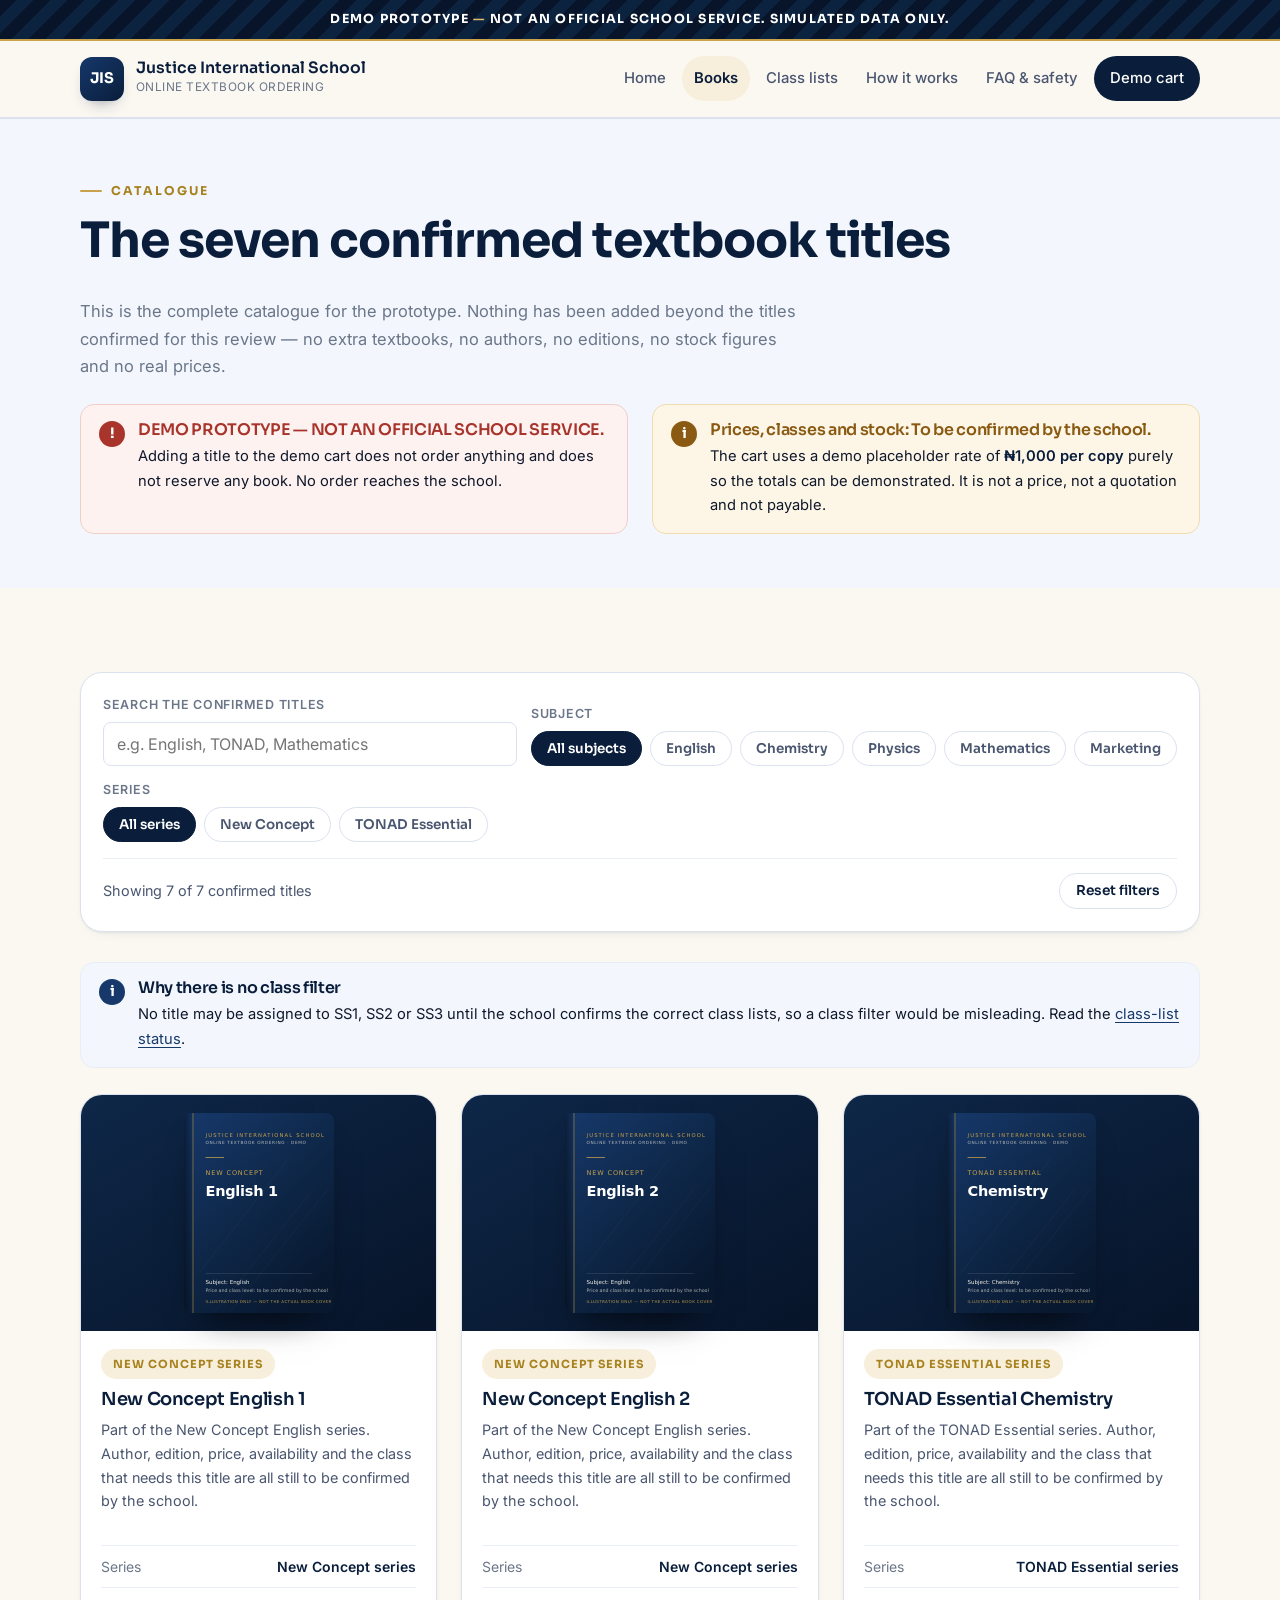
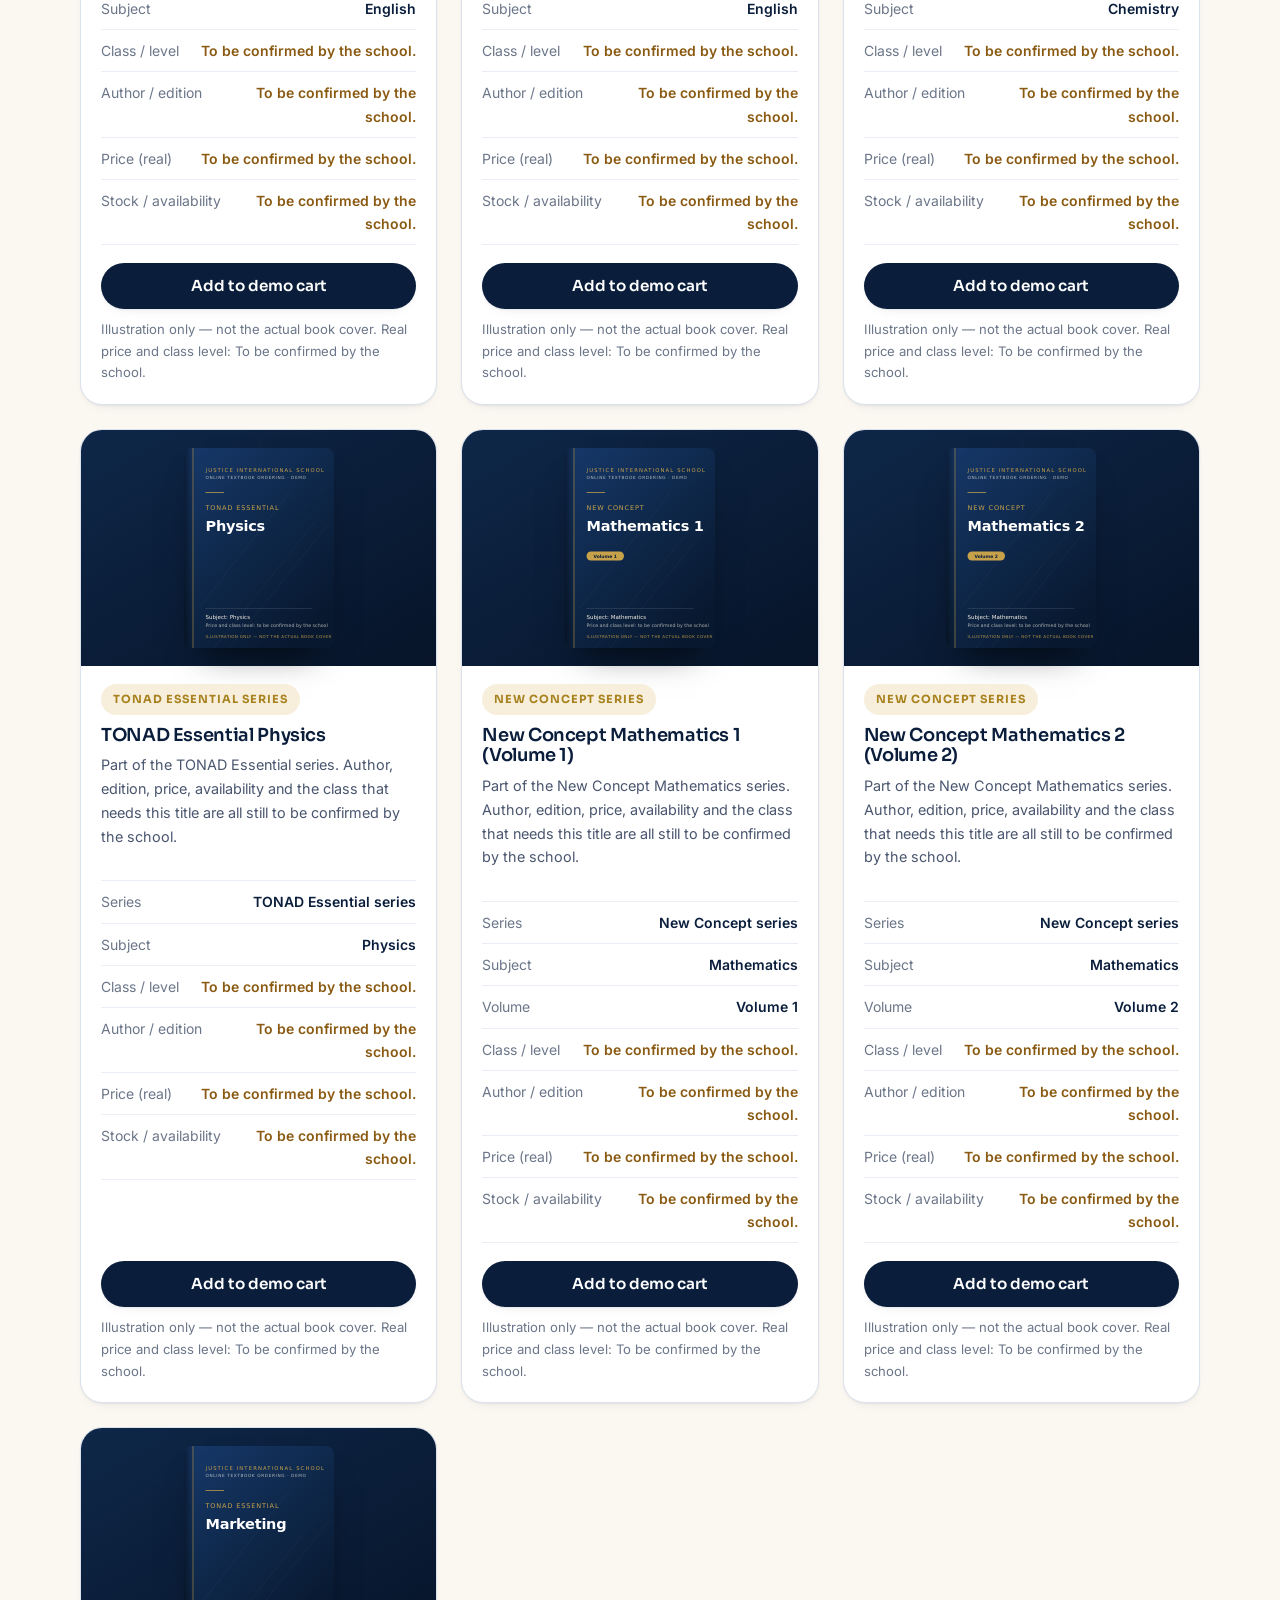
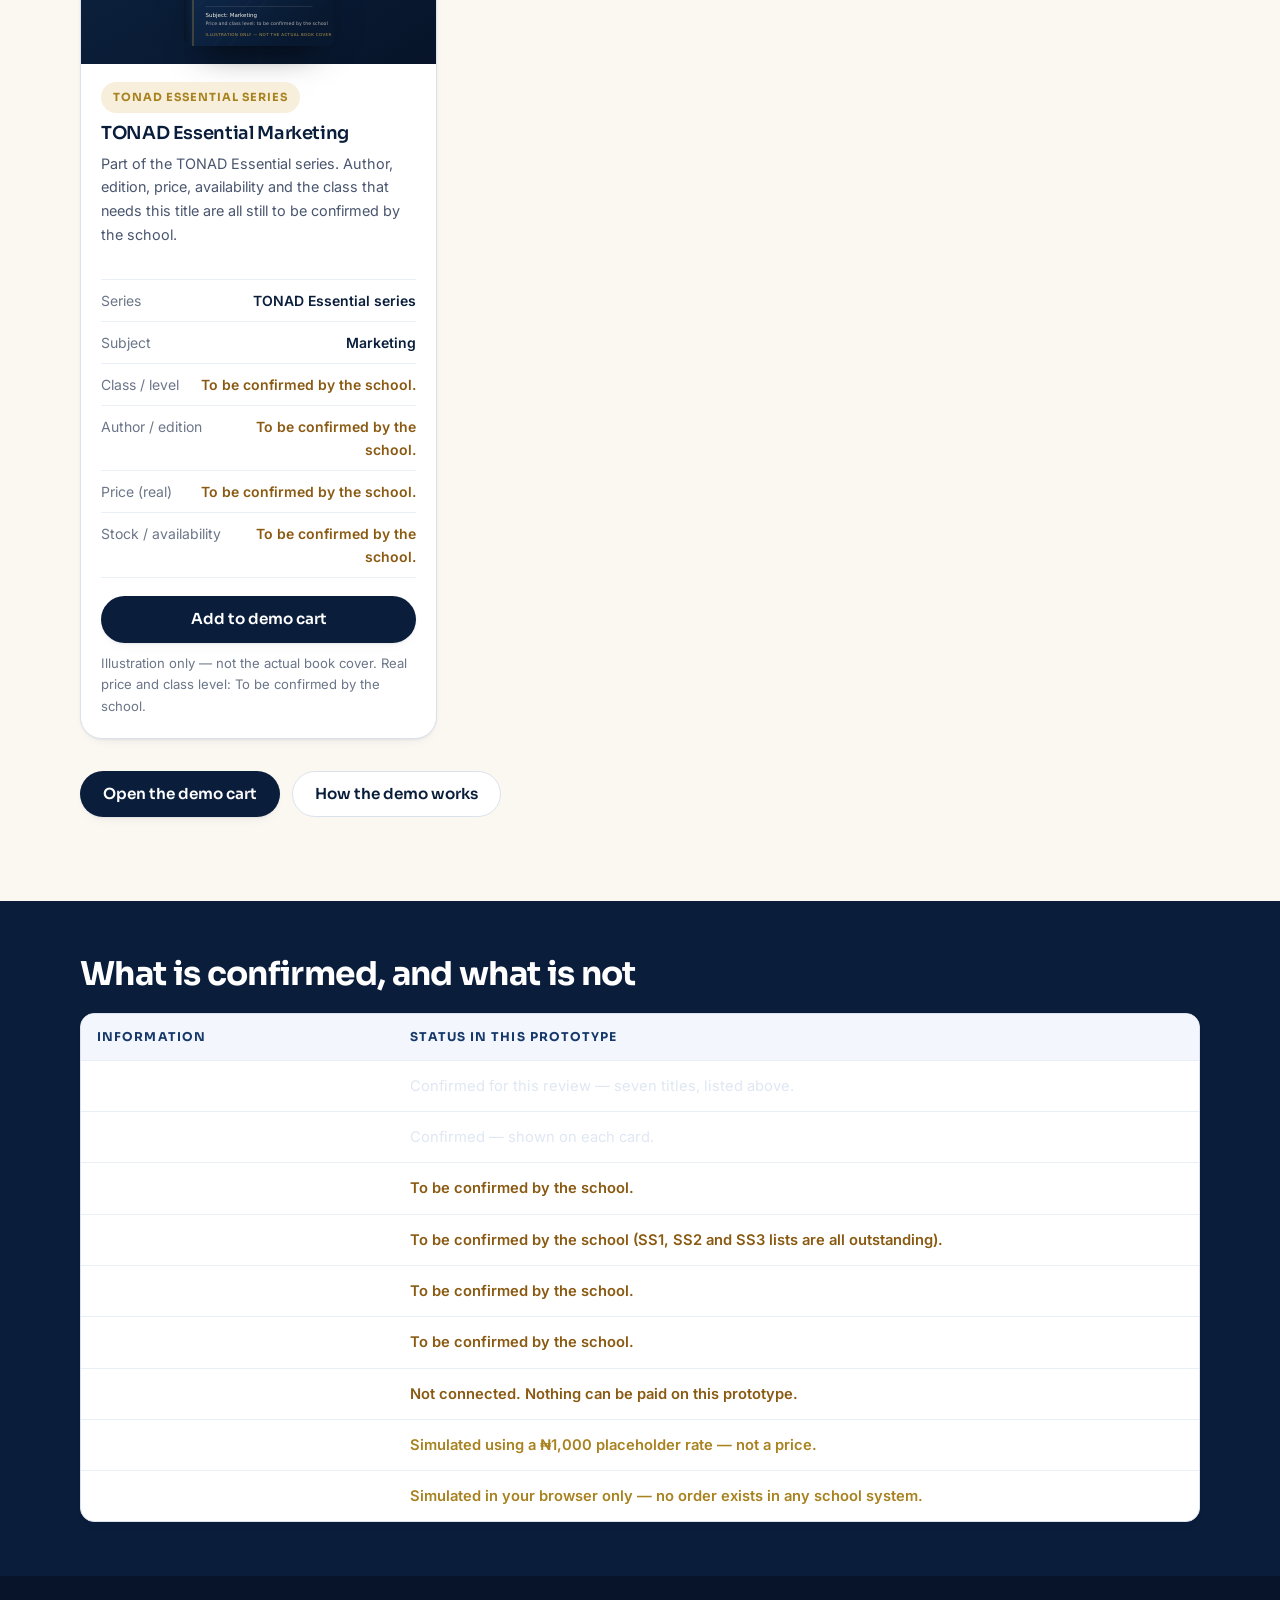
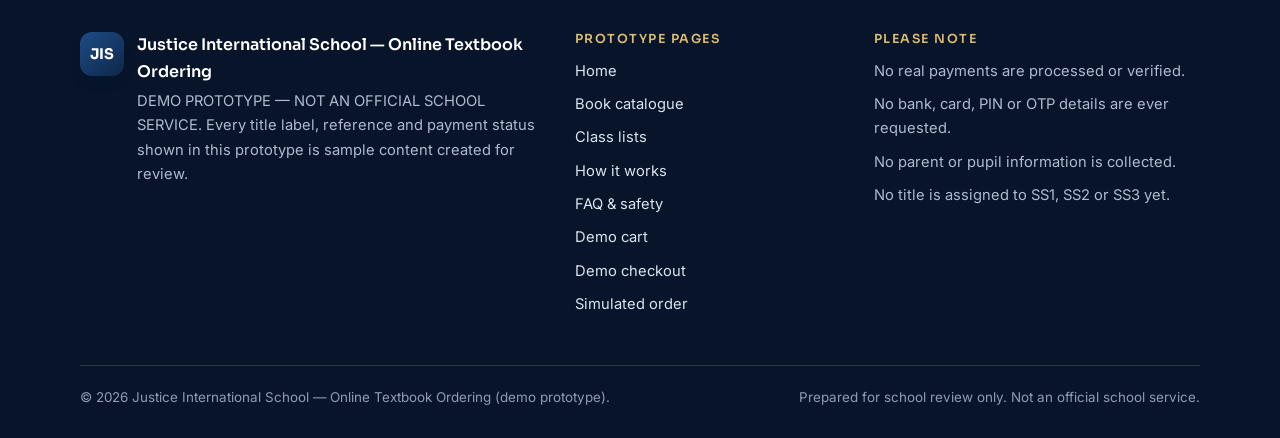
<file: books.html>
<!DOCTYPE html>
<html lang="en">
<head>
<meta charset="UTF-8" />
<meta name="viewport" content="width=device-width, initial-scale=1" />
<title>Confirmed textbook titles — Justice International School (Demo Prototype)</title>
<meta name="description" content="The seven textbook titles confirmed for this demo prototype of Justice International School online textbook ordering. Prices and class lists are to be confirmed by the school." />
<meta name="robots" content="noindex, nofollow" />
<meta name="theme-color" content="#0a1e3c" />
<link rel="icon" href="assets/favicon.svg" type="image/svg+xml" />
<link rel="preconnect" href="https://fonts.googleapis.com" />
<link rel="preconnect" href="https://fonts.gstatic.com" crossorigin />
<link href="https://fonts.googleapis.com/css2?family=Sora:wght@600;700;800&family=Inter:wght@400;500;600&display=swap" rel="stylesheet" />
<link rel="stylesheet" href="assets/css/styles.css" />
</head>
<body>
<a class="skip-link" href="#main">Skip to main content</a>

<div class="demo-ribbon" role="note">
  <strong>DEMO PROTOTYPE</strong> <span>—</span> NOT AN OFFICIAL SCHOOL SERVICE. Simulated data only.
</div>

<header class="site-header" id="siteHeader">
  <div class="wrap header-inner">
    <a class="brand" href="index.html" aria-label="Justice International School online textbook ordering — home">
      <span class="brand-mark" aria-hidden="true">JIS</span>
      <span class="brand-text">
        <strong>Justice International School</strong>
        <small>Online Textbook Ordering</small>
      </span>
    </a>

    <nav class="nav" id="nav" aria-label="Main">
      <a href="index.html">Home</a>
      <a href="books.html">Books</a>
      <a href="class-lists.html">Class lists</a>
      <a href="how-it-works.html">How it works</a>
      <a href="faq.html">FAQ &amp; safety</a>
      <a class="nav-cart" href="cart.html">Demo cart <span class="cart-count" data-cart-count hidden>0</span></a>
    </nav>

    <button class="nav-toggle" id="navToggle" aria-label="Open menu" aria-expanded="false" aria-controls="nav">
      <span></span><span></span><span></span>
    </button>
  </div>
</header>

<main id="main">
  <section class="section section-tight section-alt section-line">
    <div class="wrap">
      <p class="eyebrow">Catalogue</p>
      <h1 style="max-width:26ch">The seven confirmed textbook titles</h1>
      <p class="muted" style="max-width:72ch">
        This is the complete catalogue for the prototype. Nothing has been added beyond the titles
        confirmed for this review — no extra textbooks, no authors, no editions, no stock figures and
        no real prices.
      </p>

      <div class="grid grid-2" style="margin-top:24px">
        <div class="callout callout-danger">
          <span class="callout-icon" aria-hidden="true">!</span>
          <div>
            <h4>DEMO PROTOTYPE — NOT AN OFFICIAL SCHOOL SERVICE.</h4>
            <p>Adding a title to the demo cart does not order anything and does not reserve any book. No order reaches the school.</p>
          </div>
        </div>
        <div class="callout callout-warn">
          <span class="callout-icon" aria-hidden="true">i</span>
          <div>
            <h4>Prices, classes and stock: To be confirmed by the school.</h4>
            <p>The cart uses a demo placeholder rate of <strong>₦1,000 per copy</strong> purely so the totals can be demonstrated. It is not a price, not a quotation and not payable.</p>
          </div>
        </div>
      </div>
    </div>
  </section>

  <section class="section" id="catalogue">
    <div class="wrap">
      <div class="filter-bar">
        <div class="filter-row">
          <div class="field field-grow">
            <label for="bookSearch">Search the confirmed titles</label>
            <input class="input" id="bookSearch" type="search" placeholder="e.g. English, TONAD, Mathematics" autocomplete="off" />
          </div>

          <div class="field">
            <label id="subjectFilterLabel">Subject</label>
            <div class="chip-row" role="group" aria-labelledby="subjectFilterLabel">
              <button type="button" class="chip" data-filter-subject="all" aria-pressed="true">All subjects</button>
          <button type="button" class="chip" data-filter-subject="English" aria-pressed="false">English</button>
          <button type="button" class="chip" data-filter-subject="Chemistry" aria-pressed="false">Chemistry</button>
          <button type="button" class="chip" data-filter-subject="Physics" aria-pressed="false">Physics</button>
          <button type="button" class="chip" data-filter-subject="Mathematics" aria-pressed="false">Mathematics</button>
          <button type="button" class="chip" data-filter-subject="Marketing" aria-pressed="false">Marketing</button>
            </div>
          </div>

          <div class="field">
            <label id="seriesFilterLabel">Series</label>
            <div class="chip-row" role="group" aria-labelledby="seriesFilterLabel">
              <button type="button" class="chip" data-filter-series="all" aria-pressed="true">All series</button>
          <button type="button" class="chip" data-filter-series="New Concept" aria-pressed="false">New Concept</button>
          <button type="button" class="chip" data-filter-series="TONAD Essential" aria-pressed="false">TONAD Essential</button>
            </div>
          </div>
        </div>

        <div class="filter-meta">
          <span data-books-count>Showing 7 of 7 confirmed titles</span>
          <button type="button" class="btn btn-ghost btn-sm" data-filter-reset>Reset filters</button>
        </div>
      </div>

      <div class="callout callout-info" style="margin-bottom:26px">
        <span class="callout-icon" aria-hidden="true">i</span>
        <div>
          <h4>Why there is no class filter</h4>
          <p>No title may be assigned to SS1, SS2 or SS3 until the school confirms the correct class lists, so a class filter would be misleading. Read the <a href="class-lists.html">class-list status</a>.</p>
        </div>
      </div>

      <div class="book-grid" data-book-grid>
      <!-- New Concept English 1 -->
      <article class="book-card" id="new-concept-english-1" data-book data-id="new-concept-english-1">
        <div class="book-media">
          <img src="assets/img/books/new-concept-english-1.svg" alt="Illustration for New Concept English 1 (demo prototype — not the actual book cover)"
               width="600" height="800" loading="lazy" decoding="async" />
        </div>
        <div class="book-body">
          <p class="book-series"><span class="tag tag-gold">New Concept series</span></p>
          <h3 class="book-title">New Concept English 1</h3>
          <p class="book-summary">Part of the New Concept English series. Author, edition, price, availability and the class that needs this title are all still to be confirmed by the school.</p>

          <ul class="facts">
          <li><span class="fact-label">Series</span><span class="fact-value">New Concept series</span></li>
          <li><span class="fact-label">Subject</span><span class="fact-value">English</span></li>
          <li><span class="fact-label">Class / level</span><span class="fact-value pending">To be confirmed by the school.</span></li>
          <li><span class="fact-label">Author / edition</span><span class="fact-value pending">To be confirmed by the school.</span></li>
          <li><span class="fact-label">Price (real)</span><span class="fact-value pending">To be confirmed by the school.</span></li>
          <li><span class="fact-label">Stock / availability</span><span class="fact-value pending">To be confirmed by the school.</span></li>
          </ul>

          <div class="book-actions">
            <p class="in-order" data-in-order hidden>1 copy is in your demo cart</p>
            <button type="button" class="btn btn-primary" data-add-to-order="new-concept-english-1">Add to demo cart</button>
            <p class="field-note">Illustration only — not the actual book cover. Real price and class level: To be confirmed by the school.</p>
          </div>
        </div>
      </article>

      <!-- New Concept English 2 -->
      <article class="book-card" id="new-concept-english-2" data-book data-id="new-concept-english-2">
        <div class="book-media">
          <img src="assets/img/books/new-concept-english-2.svg" alt="Illustration for New Concept English 2 (demo prototype — not the actual book cover)"
               width="600" height="800" loading="lazy" decoding="async" />
        </div>
        <div class="book-body">
          <p class="book-series"><span class="tag tag-gold">New Concept series</span></p>
          <h3 class="book-title">New Concept English 2</h3>
          <p class="book-summary">Part of the New Concept English series. Author, edition, price, availability and the class that needs this title are all still to be confirmed by the school.</p>

          <ul class="facts">
          <li><span class="fact-label">Series</span><span class="fact-value">New Concept series</span></li>
          <li><span class="fact-label">Subject</span><span class="fact-value">English</span></li>
          <li><span class="fact-label">Class / level</span><span class="fact-value pending">To be confirmed by the school.</span></li>
          <li><span class="fact-label">Author / edition</span><span class="fact-value pending">To be confirmed by the school.</span></li>
          <li><span class="fact-label">Price (real)</span><span class="fact-value pending">To be confirmed by the school.</span></li>
          <li><span class="fact-label">Stock / availability</span><span class="fact-value pending">To be confirmed by the school.</span></li>
          </ul>

          <div class="book-actions">
            <p class="in-order" data-in-order hidden>1 copy is in your demo cart</p>
            <button type="button" class="btn btn-primary" data-add-to-order="new-concept-english-2">Add to demo cart</button>
            <p class="field-note">Illustration only — not the actual book cover. Real price and class level: To be confirmed by the school.</p>
          </div>
        </div>
      </article>

      <!-- TONAD Essential Chemistry -->
      <article class="book-card" id="tonad-essential-chemistry" data-book data-id="tonad-essential-chemistry">
        <div class="book-media">
          <img src="assets/img/books/tonad-essential-chemistry.svg" alt="Illustration for TONAD Essential Chemistry (demo prototype — not the actual book cover)"
               width="600" height="800" loading="lazy" decoding="async" />
        </div>
        <div class="book-body">
          <p class="book-series"><span class="tag tag-gold">TONAD Essential series</span></p>
          <h3 class="book-title">TONAD Essential Chemistry</h3>
          <p class="book-summary">Part of the TONAD Essential series. Author, edition, price, availability and the class that needs this title are all still to be confirmed by the school.</p>

          <ul class="facts">
          <li><span class="fact-label">Series</span><span class="fact-value">TONAD Essential series</span></li>
          <li><span class="fact-label">Subject</span><span class="fact-value">Chemistry</span></li>
          <li><span class="fact-label">Class / level</span><span class="fact-value pending">To be confirmed by the school.</span></li>
          <li><span class="fact-label">Author / edition</span><span class="fact-value pending">To be confirmed by the school.</span></li>
          <li><span class="fact-label">Price (real)</span><span class="fact-value pending">To be confirmed by the school.</span></li>
          <li><span class="fact-label">Stock / availability</span><span class="fact-value pending">To be confirmed by the school.</span></li>
          </ul>

          <div class="book-actions">
            <p class="in-order" data-in-order hidden>1 copy is in your demo cart</p>
            <button type="button" class="btn btn-primary" data-add-to-order="tonad-essential-chemistry">Add to demo cart</button>
            <p class="field-note">Illustration only — not the actual book cover. Real price and class level: To be confirmed by the school.</p>
          </div>
        </div>
      </article>

      <!-- TONAD Essential Physics -->
      <article class="book-card" id="tonad-essential-physics" data-book data-id="tonad-essential-physics">
        <div class="book-media">
          <img src="assets/img/books/tonad-essential-physics.svg" alt="Illustration for TONAD Essential Physics (demo prototype — not the actual book cover)"
               width="600" height="800" loading="lazy" decoding="async" />
        </div>
        <div class="book-body">
          <p class="book-series"><span class="tag tag-gold">TONAD Essential series</span></p>
          <h3 class="book-title">TONAD Essential Physics</h3>
          <p class="book-summary">Part of the TONAD Essential series. Author, edition, price, availability and the class that needs this title are all still to be confirmed by the school.</p>

          <ul class="facts">
          <li><span class="fact-label">Series</span><span class="fact-value">TONAD Essential series</span></li>
          <li><span class="fact-label">Subject</span><span class="fact-value">Physics</span></li>
          <li><span class="fact-label">Class / level</span><span class="fact-value pending">To be confirmed by the school.</span></li>
          <li><span class="fact-label">Author / edition</span><span class="fact-value pending">To be confirmed by the school.</span></li>
          <li><span class="fact-label">Price (real)</span><span class="fact-value pending">To be confirmed by the school.</span></li>
          <li><span class="fact-label">Stock / availability</span><span class="fact-value pending">To be confirmed by the school.</span></li>
          </ul>

          <div class="book-actions">
            <p class="in-order" data-in-order hidden>1 copy is in your demo cart</p>
            <button type="button" class="btn btn-primary" data-add-to-order="tonad-essential-physics">Add to demo cart</button>
            <p class="field-note">Illustration only — not the actual book cover. Real price and class level: To be confirmed by the school.</p>
          </div>
        </div>
      </article>

      <!-- New Concept Mathematics 1 (Volume 1) -->
      <article class="book-card" id="new-concept-mathematics-1-volume-1" data-book data-id="new-concept-mathematics-1-volume-1">
        <div class="book-media">
          <img src="assets/img/books/new-concept-mathematics-1.svg" alt="Illustration for New Concept Mathematics 1 (Volume 1) (demo prototype — not the actual book cover)"
               width="600" height="800" loading="lazy" decoding="async" />
        </div>
        <div class="book-body">
          <p class="book-series"><span class="tag tag-gold">New Concept series</span></p>
          <h3 class="book-title">New Concept Mathematics 1 (Volume 1)</h3>
          <p class="book-summary">Part of the New Concept Mathematics series. Author, edition, price, availability and the class that needs this title are all still to be confirmed by the school.</p>

          <ul class="facts">
          <li><span class="fact-label">Series</span><span class="fact-value">New Concept series</span></li>
          <li><span class="fact-label">Subject</span><span class="fact-value">Mathematics</span></li>
          <li><span class="fact-label">Volume</span><span class="fact-value">Volume 1</span></li>
          <li><span class="fact-label">Class / level</span><span class="fact-value pending">To be confirmed by the school.</span></li>
          <li><span class="fact-label">Author / edition</span><span class="fact-value pending">To be confirmed by the school.</span></li>
          <li><span class="fact-label">Price (real)</span><span class="fact-value pending">To be confirmed by the school.</span></li>
          <li><span class="fact-label">Stock / availability</span><span class="fact-value pending">To be confirmed by the school.</span></li>
          </ul>

          <div class="book-actions">
            <p class="in-order" data-in-order hidden>1 copy is in your demo cart</p>
            <button type="button" class="btn btn-primary" data-add-to-order="new-concept-mathematics-1-volume-1">Add to demo cart</button>
            <p class="field-note">Illustration only — not the actual book cover. Real price and class level: To be confirmed by the school.</p>
          </div>
        </div>
      </article>

      <!-- New Concept Mathematics 2 (Volume 2) -->
      <article class="book-card" id="new-concept-mathematics-2-volume-2" data-book data-id="new-concept-mathematics-2-volume-2">
        <div class="book-media">
          <img src="assets/img/books/new-concept-mathematics-2.svg" alt="Illustration for New Concept Mathematics 2 (Volume 2) (demo prototype — not the actual book cover)"
               width="600" height="800" loading="lazy" decoding="async" />
        </div>
        <div class="book-body">
          <p class="book-series"><span class="tag tag-gold">New Concept series</span></p>
          <h3 class="book-title">New Concept Mathematics 2 (Volume 2)</h3>
          <p class="book-summary">Part of the New Concept Mathematics series. Author, edition, price, availability and the class that needs this title are all still to be confirmed by the school.</p>

          <ul class="facts">
          <li><span class="fact-label">Series</span><span class="fact-value">New Concept series</span></li>
          <li><span class="fact-label">Subject</span><span class="fact-value">Mathematics</span></li>
          <li><span class="fact-label">Volume</span><span class="fact-value">Volume 2</span></li>
          <li><span class="fact-label">Class / level</span><span class="fact-value pending">To be confirmed by the school.</span></li>
          <li><span class="fact-label">Author / edition</span><span class="fact-value pending">To be confirmed by the school.</span></li>
          <li><span class="fact-label">Price (real)</span><span class="fact-value pending">To be confirmed by the school.</span></li>
          <li><span class="fact-label">Stock / availability</span><span class="fact-value pending">To be confirmed by the school.</span></li>
          </ul>

          <div class="book-actions">
            <p class="in-order" data-in-order hidden>1 copy is in your demo cart</p>
            <button type="button" class="btn btn-primary" data-add-to-order="new-concept-mathematics-2-volume-2">Add to demo cart</button>
            <p class="field-note">Illustration only — not the actual book cover. Real price and class level: To be confirmed by the school.</p>
          </div>
        </div>
      </article>

      <!-- TONAD Essential Marketing -->
      <article class="book-card" id="tonad-essential-marketing" data-book data-id="tonad-essential-marketing">
        <div class="book-media">
          <img src="assets/img/books/tonad-essential-marketing.svg" alt="Illustration for TONAD Essential Marketing (demo prototype — not the actual book cover)"
               width="600" height="800" loading="lazy" decoding="async" />
        </div>
        <div class="book-body">
          <p class="book-series"><span class="tag tag-gold">TONAD Essential series</span></p>
          <h3 class="book-title">TONAD Essential Marketing</h3>
          <p class="book-summary">Part of the TONAD Essential series. Author, edition, price, availability and the class that needs this title are all still to be confirmed by the school.</p>

          <ul class="facts">
          <li><span class="fact-label">Series</span><span class="fact-value">TONAD Essential series</span></li>
          <li><span class="fact-label">Subject</span><span class="fact-value">Marketing</span></li>
          <li><span class="fact-label">Class / level</span><span class="fact-value pending">To be confirmed by the school.</span></li>
          <li><span class="fact-label">Author / edition</span><span class="fact-value pending">To be confirmed by the school.</span></li>
          <li><span class="fact-label">Price (real)</span><span class="fact-value pending">To be confirmed by the school.</span></li>
          <li><span class="fact-label">Stock / availability</span><span class="fact-value pending">To be confirmed by the school.</span></li>
          </ul>

          <div class="book-actions">
            <p class="in-order" data-in-order hidden>1 copy is in your demo cart</p>
            <button type="button" class="btn btn-primary" data-add-to-order="tonad-essential-marketing">Add to demo cart</button>
            <p class="field-note">Illustration only — not the actual book cover. Real price and class level: To be confirmed by the school.</p>
          </div>
        </div>
      </article>
      </div>

      <div class="empty-state" data-books-empty hidden>
        <span class="empty-icon" aria-hidden="true">0</span>
        <h3>No confirmed title matches those filters</h3>
        <p>This prototype lists exactly seven titles. Clear the search box or reset the filters to see them all again.</p>
        <p style="margin-top:18px"><button type="button" class="btn btn-primary" data-filter-reset>Reset filters</button></p>
      </div>

      <div class="btn-row" style="margin-top:32px">
        <a class="btn btn-primary" href="cart.html">Open the demo cart</a>
        <a class="btn btn-ghost" href="how-it-works.html">How the demo works</a>
      </div>
    </div>
  </section>

  <section class="section section-dark section-tight">
    <div class="wrap">
      <h2>What is confirmed, and what is not</h2>
      <div class="table-wrap" style="margin-top:20px">
        <table class="data">
          <caption class="sr-only">Status of information shown in this prototype</caption>
          <thead>
            <tr><th scope="col">Information</th><th scope="col">Status in this prototype</th></tr>
          </thead>
          <tbody>
            <tr><td><strong>Titles in the catalogue</strong></td><td>Confirmed for this review — seven titles, listed above.</td></tr>
            <tr><td><strong>Subject of each title</strong></td><td>Confirmed — shown on each card.</td></tr>
            <tr><td><strong>Real price of each title</strong></td><td class="cell-pending">To be confirmed by the school.</td></tr>
            <tr><td><strong>Class that needs each title</strong></td><td class="cell-pending">To be confirmed by the school (SS1, SS2 and SS3 lists are all outstanding).</td></tr>
            <tr><td><strong>Author and edition</strong></td><td class="cell-pending">To be confirmed by the school.</td></tr>
            <tr><td><strong>Stock and availability</strong></td><td class="cell-pending">To be confirmed by the school.</td></tr>
            <tr><td><strong>Payment processing</strong></td><td class="cell-pending">Not connected. Nothing can be paid on this prototype.</td></tr>
            <tr><td><strong>Demo cart totals</strong></td><td class="cell-sim">Simulated using a ₦1,000 placeholder rate — not a price.</td></tr>
            <tr><td><strong>Order references</strong></td><td class="cell-sim">Simulated in your browser only — no order exists in any school system.</td></tr>
          </tbody>
        </table>
      </div>
    </div>
  </section>
</main>

<footer class="site-footer">
  <div class="wrap">
    <div class="footer-grid">
      <div class="footer-brand">
        <span class="brand-mark" aria-hidden="true">JIS</span>
        <div>
          <strong>Justice International School — Online Textbook Ordering</strong>
          <p>
            DEMO PROTOTYPE — NOT AN OFFICIAL SCHOOL SERVICE. Every title label, reference and payment
            status shown in this prototype is sample content created for review.
          </p>
        </div>
      </div>

      <div class="footer-col">
        <h4>Prototype pages</h4>
        <ul>
          <li><a href="index.html">Home</a></li>
          <li><a href="books.html">Book catalogue</a></li>
          <li><a href="class-lists.html">Class lists</a></li>
          <li><a href="how-it-works.html">How it works</a></li>
          <li><a href="faq.html">FAQ &amp; safety</a></li>
          <li><a href="cart.html">Demo cart</a></li>
          <li><a href="checkout.html">Demo checkout</a></li>
          <li><a href="order.html">Simulated order</a></li>
        </ul>
      </div>

      <div class="footer-col">
        <h4>Please note</h4>
        <ul>
          <li>No real payments are processed or verified.</li>
          <li>No bank, card, PIN or OTP details are ever requested.</li>
          <li>No parent or pupil information is collected.</li>
          <li>No title is assigned to SS1, SS2 or SS3 yet.</li>
        </ul>
      </div>
    </div>

    <p class="footer-legal">
      <span>&copy; <span id="year">2026</span> Justice International School — Online Textbook Ordering (demo prototype).</span>
      <span>Prepared for school review only. Not an official school service.</span>
    </p>
  </div>
</footer>

<div class="mobile-cart-bar" role="region" aria-label="Demo cart summary">
  <span class="mcb-text"><strong data-cart-count-label>0 copies in demo cart</strong>Simulation only — nothing is ordered.</span>
  <a class="btn btn-primary btn-sm" href="cart.html">View cart</a>
</div>

<script src="assets/js/catalogue.js" defer></script>
<script src="assets/js/cart.js" defer></script>
<script src="assets/js/site.js" defer></script>
<script src="assets/js/books.js" defer></script>
</body>
</html>
</file>
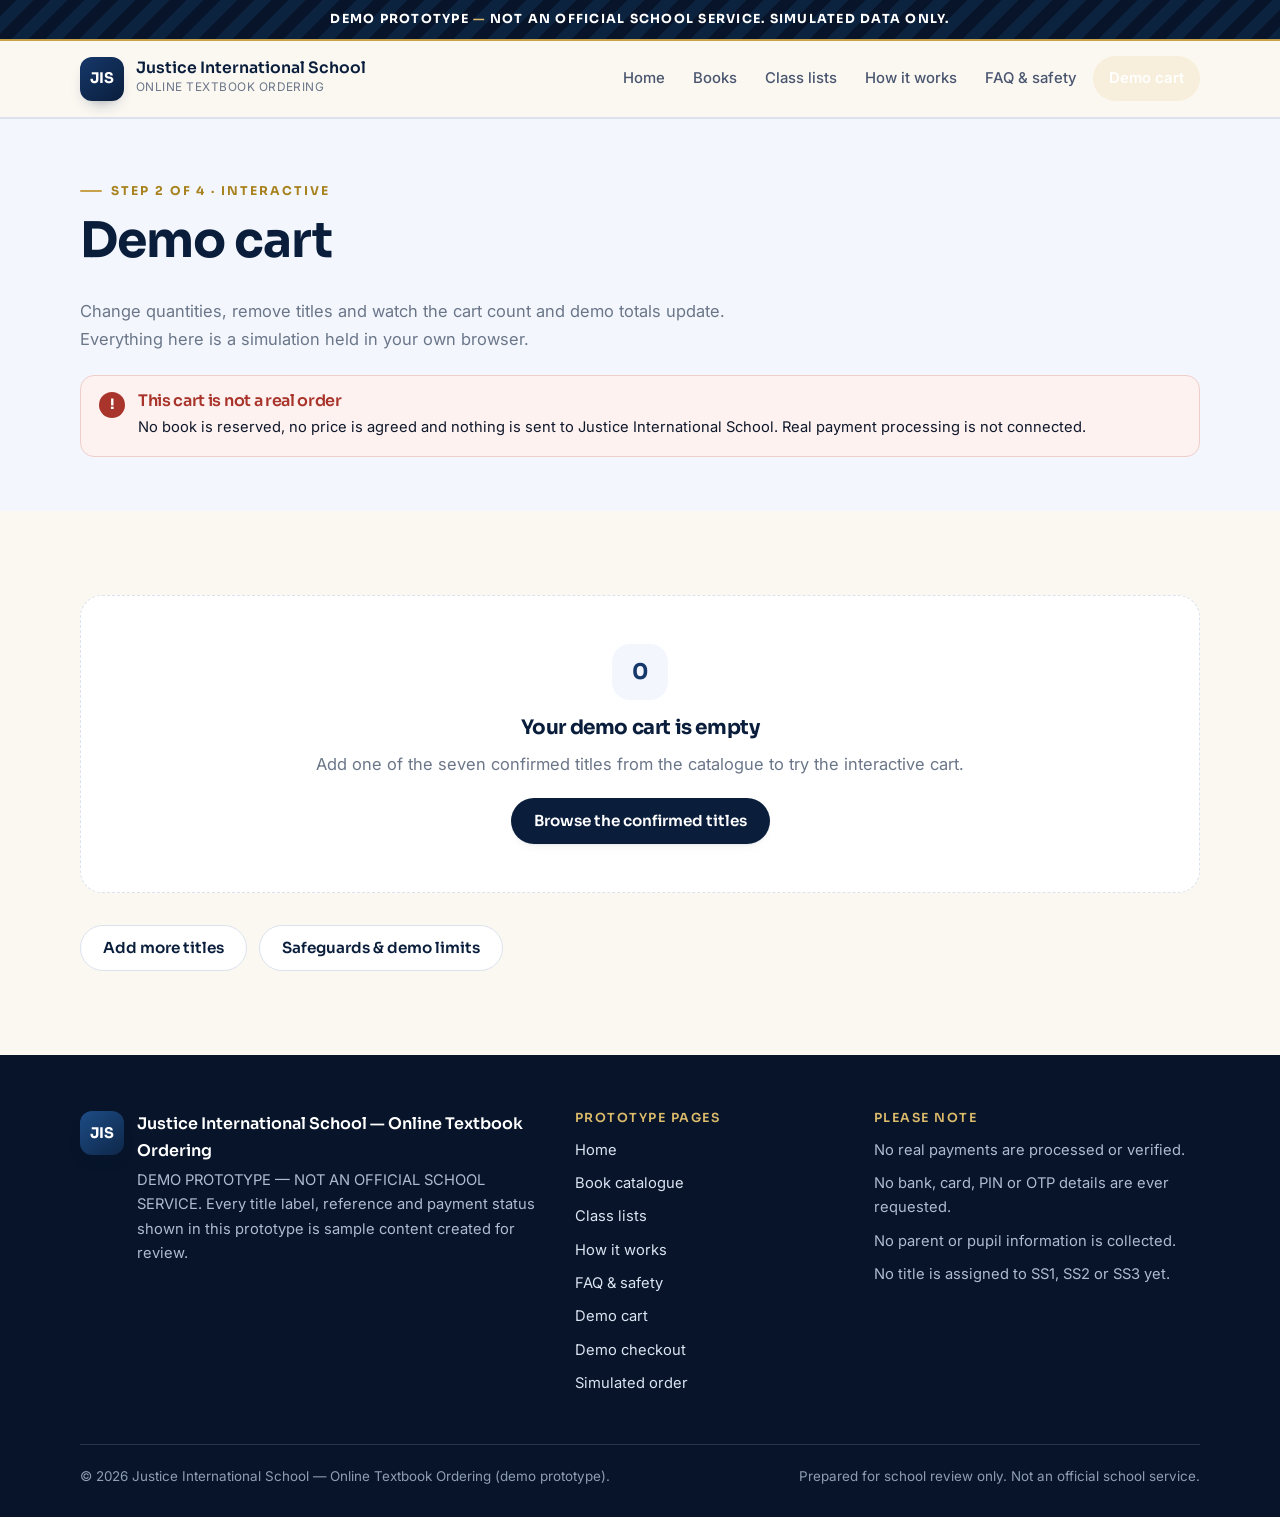
<file: cart.html>
<!DOCTYPE html>
<html lang="en">
<head>
<meta charset="UTF-8" />
<meta name="viewport" content="width=device-width, initial-scale=1" />
<title>Demo cart — Justice International School (Demo Prototype)</title>
<meta name="description" content="Interactive demo cart for the Justice International School online textbook ordering prototype. Simulated only — no real order, price or payment is involved." />
<meta name="robots" content="noindex, nofollow" />
<meta name="theme-color" content="#0a1e3c" />
<link rel="icon" href="assets/favicon.svg" type="image/svg+xml" />
<link rel="preconnect" href="https://fonts.googleapis.com" />
<link rel="preconnect" href="https://fonts.gstatic.com" crossorigin />
<link href="https://fonts.googleapis.com/css2?family=Sora:wght@600;700;800&family=Inter:wght@400;500;600&display=swap" rel="stylesheet" />
<link rel="stylesheet" href="assets/css/styles.css" />
</head>
<body>
<a class="skip-link" href="#main">Skip to main content</a>

<div class="demo-ribbon" role="note">
  <strong>DEMO PROTOTYPE</strong> <span>—</span> NOT AN OFFICIAL SCHOOL SERVICE. Simulated data only.
</div>

<header class="site-header" id="siteHeader">
  <div class="wrap header-inner">
    <a class="brand" href="index.html" aria-label="Justice International School online textbook ordering — home">
      <span class="brand-mark" aria-hidden="true">JIS</span>
      <span class="brand-text">
        <strong>Justice International School</strong>
        <small>Online Textbook Ordering</small>
      </span>
    </a>

    <nav class="nav" id="nav" aria-label="Main">
      <a href="index.html">Home</a>
      <a href="books.html">Books</a>
      <a href="class-lists.html">Class lists</a>
      <a href="how-it-works.html">How it works</a>
      <a href="faq.html">FAQ &amp; safety</a>
      <a class="nav-cart" href="cart.html">Demo cart <span class="cart-count" data-cart-count hidden>0</span></a>
    </nav>

    <button class="nav-toggle" id="navToggle" aria-label="Open menu" aria-expanded="false" aria-controls="nav">
      <span></span><span></span><span></span>
    </button>
  </div>
</header>

<main id="main">
  <section class="section section-tight section-alt section-line">
    <div class="wrap">
      <p class="eyebrow">Step 2 of 4 · Interactive</p>
      <h1>Demo cart</h1>
      <p class="muted" style="max-width:70ch">
        Change quantities, remove titles and watch the cart count and demo totals update. Everything here
        is a simulation held in your own browser.
      </p>

      <div class="callout callout-danger" style="margin-top:22px">
        <span class="callout-icon" aria-hidden="true">!</span>
        <div>
          <h4>This cart is not a real order</h4>
          <p>No book is reserved, no price is agreed and nothing is sent to Justice International School. Real payment processing is not connected.</p>
        </div>
      </div>
    </div>
  </section>

  <section class="section" data-cart-page>
    <div class="wrap">

      <!-- Empty state -->
      <div class="empty-state" data-cart-empty>
        <span class="empty-icon" aria-hidden="true">0</span>
        <h2 style="font-size:1.25rem">Your demo cart is empty</h2>
        <p class="muted">Add one of the seven confirmed titles from the catalogue to try the interactive cart.</p>
        <p style="margin-top:20px"><a class="btn btn-primary" href="books.html">Browse the confirmed titles</a></p>
      </div>

      <!-- Filled state -->
      <div class="split" data-cart-filled hidden>
        <div>
          <div class="cart-list" data-cart-list></div>

          <div class="callout callout-warn no-print" style="margin-top:22px">
            <span class="callout-icon" aria-hidden="true">i</span>
            <div>
              <h4>What the money figures mean</h4>
              <p>The demo subtotal is calculated with a <strong>₦1,000 per copy placeholder rate</strong> so the cart maths can be demonstrated. It is not a price.</p>
              <p>The real amount payable for every title is <strong>To be confirmed by the school.</strong></p>
            </div>
          </div>

          <div class="card no-print" style="margin-top:18px">
            <h3>Manage this demo</h3>
            <p class="muted small">The cart lives only in this browser. Clearing it removes the items and cannot affect anything at the school, because nothing was ever sent.</p>
            <p class="btn-row" style="margin-top:14px">
              <button type="button" class="btn btn-danger-ghost" data-cart-clear>Clear demo cart</button>
              <a class="btn btn-ghost" href="books.html">Keep browsing books</a>
            </p>
          </div>
        </div>

        <div>
          <div class="summary-card">
            <h2 style="font-size:1.2rem">Demo summary</h2>
            <ul class="summary-list">
              <li><span>Confirmed titles in cart</span><span data-sum-items>0</span></li>
              <li><span>Total copies</span><span data-sum-copies>0</span></li>
              <li><span>Demo subtotal <span class="muted small">(placeholder rate)</span></span><span data-sum-subtotal>₦0</span></li>
              <li><span>Amount payable</span><span class="pending-value">To be confirmed by the school.</span></li>
              <li class="sum-total"><span>Order type</span><span>Simulation only</span></li>
            </ul>

            <p class="btn-row no-print" style="flex-direction:column; align-items:stretch">
              <a class="btn btn-primary btn-lg" href="checkout.html" data-cart-checkout>Continue to demo checkout</a>
            </p>

            <p class="field-note" style="margin-top:14px">
              The demo checkout asks for no personal details and takes no payment. You will only be asked to
              confirm that you understand the demonstration.
            </p>
          </div>

          <div class="callout callout-info" style="margin-top:18px">
            <span class="callout-icon" aria-hidden="true">i</span>
            <div>
              <h4>Nothing here reserves a book</h4>
              <p>A real service would need the school&rsquo;s confirmed class lists, prices and distribution plan first. See <a href="class-lists.html">class lists</a> for what is still outstanding.</p>
            </div>
          </div>
        </div>
      </div>

      <div class="btn-row no-print" style="margin-top:32px">
        <a class="btn btn-ghost" href="books.html">Add more titles</a>
        <a class="btn btn-ghost" href="faq.html">Safeguards &amp; demo limits</a>
      </div>
    </div>
  </section>
</main>

<footer class="site-footer">
  <div class="wrap">
    <div class="footer-grid">
      <div class="footer-brand">
        <span class="brand-mark" aria-hidden="true">JIS</span>
        <div>
          <strong>Justice International School — Online Textbook Ordering</strong>
          <p>
            DEMO PROTOTYPE — NOT AN OFFICIAL SCHOOL SERVICE. Every title label, reference and payment
            status shown in this prototype is sample content created for review.
          </p>
        </div>
      </div>

      <div class="footer-col">
        <h4>Prototype pages</h4>
        <ul>
          <li><a href="index.html">Home</a></li>
          <li><a href="books.html">Book catalogue</a></li>
          <li><a href="class-lists.html">Class lists</a></li>
          <li><a href="how-it-works.html">How it works</a></li>
          <li><a href="faq.html">FAQ &amp; safety</a></li>
          <li><a href="cart.html">Demo cart</a></li>
          <li><a href="checkout.html">Demo checkout</a></li>
          <li><a href="order.html">Simulated order</a></li>
        </ul>
      </div>

      <div class="footer-col">
        <h4>Please note</h4>
        <ul>
          <li>No real payments are processed or verified.</li>
          <li>No bank, card, PIN or OTP details are ever requested.</li>
          <li>No parent or pupil information is collected.</li>
          <li>No title is assigned to SS1, SS2 or SS3 yet.</li>
        </ul>
      </div>
    </div>

    <p class="footer-legal">
      <span>&copy; <span id="year">2026</span> Justice International School — Online Textbook Ordering (demo prototype).</span>
      <span>Prepared for school review only. Not an official school service.</span>
    </p>
  </div>
</footer>

<div class="mobile-cart-bar" role="region" aria-label="Demo cart summary">
  <span class="mcb-text"><strong><span data-mobile-copies>0 copies</span> · <span data-mobile-subtotal>₦0</span> demo total</strong>Simulation only — nothing is ordered.</span>
  <a class="btn btn-primary btn-sm" href="checkout.html">Demo checkout</a>
</div>

<script src="assets/js/catalogue.js" defer></script>
<script src="assets/js/cart.js" defer></script>
<script src="assets/js/site.js" defer></script>
<script src="assets/js/cart-page.js" defer></script>
</body>
</html>
</file>
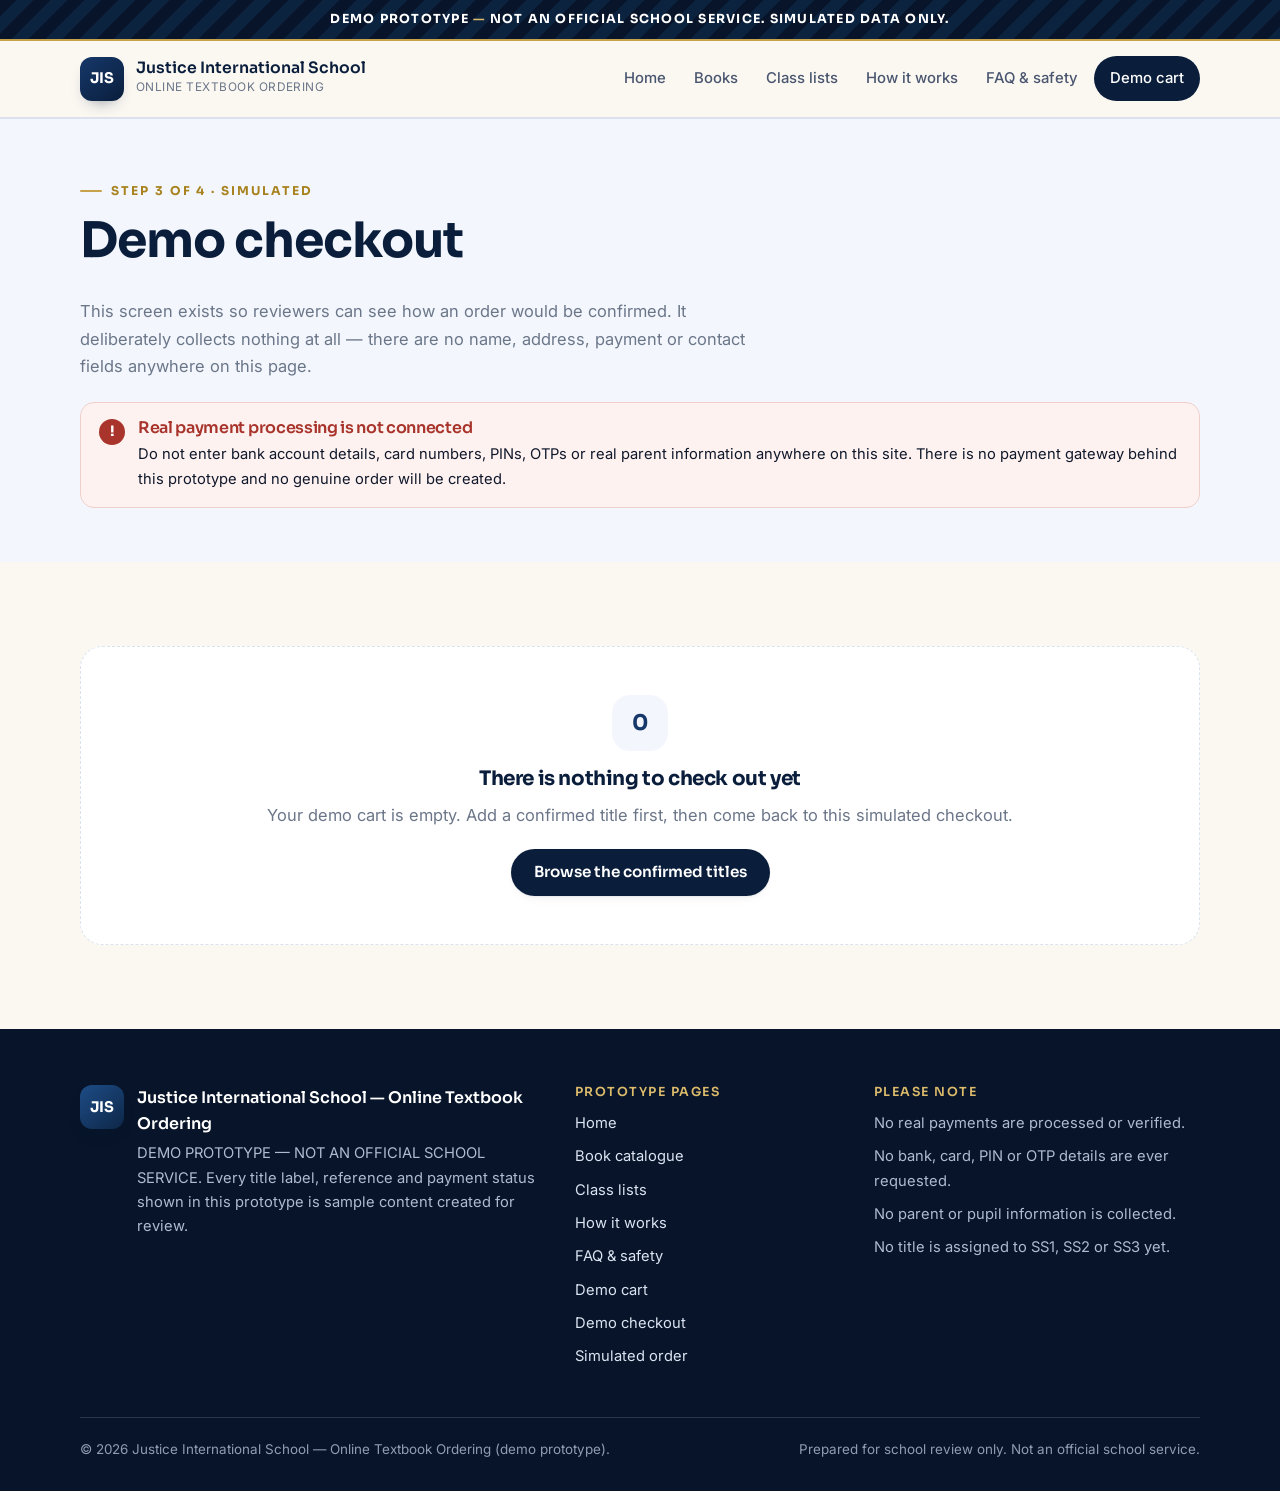
<file: checkout.html>
<!DOCTYPE html>
<html lang="en">
<head>
<meta charset="UTF-8" />
<meta name="viewport" content="width=device-width, initial-scale=1" />
<title>Demo checkout — Justice International School (Demo Prototype)</title>
<meta name="description" content="Simulated checkout for the Justice International School online textbook ordering prototype. No payment is taken, no card or bank details are requested and no order reaches the school." />
<meta name="robots" content="noindex, nofollow" />
<meta name="theme-color" content="#0a1e3c" />
<link rel="icon" href="assets/favicon.svg" type="image/svg+xml" />
<link rel="preconnect" href="https://fonts.googleapis.com" />
<link rel="preconnect" href="https://fonts.gstatic.com" crossorigin />
<link href="https://fonts.googleapis.com/css2?family=Sora:wght@600;700;800&family=Inter:wght@400;500;600&display=swap" rel="stylesheet" />
<link rel="stylesheet" href="assets/css/styles.css" />
</head>
<body>
<a class="skip-link" href="#main">Skip to main content</a>

<div class="demo-ribbon" role="note">
  <strong>DEMO PROTOTYPE</strong> <span>—</span> NOT AN OFFICIAL SCHOOL SERVICE. Simulated data only.
</div>

<header class="site-header" id="siteHeader">
  <div class="wrap header-inner">
    <a class="brand" href="index.html" aria-label="Justice International School online textbook ordering — home">
      <span class="brand-mark" aria-hidden="true">JIS</span>
      <span class="brand-text">
        <strong>Justice International School</strong>
        <small>Online Textbook Ordering</small>
      </span>
    </a>

    <nav class="nav" id="nav" aria-label="Main">
      <a href="index.html">Home</a>
      <a href="books.html">Books</a>
      <a href="class-lists.html">Class lists</a>
      <a href="how-it-works.html">How it works</a>
      <a href="faq.html">FAQ &amp; safety</a>
      <a class="nav-cart" href="cart.html">Demo cart <span class="cart-count" data-cart-count hidden>0</span></a>
    </nav>

    <button class="nav-toggle" id="navToggle" aria-label="Open menu" aria-expanded="false" aria-controls="nav">
      <span></span><span></span><span></span>
    </button>
  </div>
</header>

<main id="main">
  <section class="section section-tight section-alt section-line">
    <div class="wrap">
      <p class="eyebrow">Step 3 of 4 · Simulated</p>
      <h1>Demo checkout</h1>
      <p class="muted" style="max-width:70ch">
        This screen exists so reviewers can see how an order would be confirmed. It deliberately collects
        nothing at all — there are no name, address, payment or contact fields anywhere on this page.
      </p>

      <div class="callout callout-danger" style="margin-top:22px">
        <span class="callout-icon" aria-hidden="true">!</span>
        <div>
          <h4>Real payment processing is not connected</h4>
          <p>
            Do not enter bank account details, card numbers, PINs, OTPs or real parent information anywhere on
            this site. There is no payment gateway behind this prototype and no genuine order will be created.
          </p>
        </div>
      </div>
    </div>
  </section>

  <section class="section" data-checkout-page>
    <div class="wrap">

      <!-- Empty state -->
      <div class="empty-state" data-checkout-empty>
        <span class="empty-icon" aria-hidden="true">0</span>
        <h2 style="font-size:1.25rem">There is nothing to check out yet</h2>
        <p class="muted">Your demo cart is empty. Add a confirmed title first, then come back to this simulated checkout.</p>
        <p style="margin-top:20px"><a class="btn btn-primary" href="books.html">Browse the confirmed titles</a></p>
      </div>

      <!-- Filled state -->
      <div class="split" data-checkout-filled hidden>
        <div>
          <div class="card">
            <h2 style="font-size:1.2rem">Review your demo basket</h2>
            <p class="muted small">Quantity changes are made in the <a href="cart.html">demo cart</a>.</p>
            <ul class="checkout-list" data-checkout-list></ul>
            <p class="field-note">
              Figures shown use the ₦1,000 per copy demo placeholder rate. Every real price is
              <strong>To be confirmed by the school.</strong>
            </p>
          </div>

          <div class="card" style="margin-top:18px">
            <h3>Confirm your understanding</h3>
            <div class="ack">
              <input type="checkbox" id="demoAck" data-ack />
              <label for="demoAck">
                I understand that this is a <strong>demo prototype</strong>: it is not an official school
                service, no book is being ordered or reserved, no price is agreed, and
                <strong>no payment will be taken or verified</strong>.
              </label>
            </div>
            <p class="field-note" style="margin-top:12px" data-ack-warning hidden>
              Tick the box above to enable the simulated order button.
            </p>
          </div>

          <div class="card" style="margin-top:18px">
            <h3>What this demo will not do</h3>
            <ul class="not-list">
              <li>It will not charge a card, transfer money or generate a payment reference.</li>
              <li>It will not ask for bank details, card details, PINs or OTPs.</li>
              <li>It will not ask for your name, phone number, address or your child&rsquo;s details.</li>
              <li>It will not send your basket to Justice International School.</li>
              <li>It will not confirm a price, a class allocation or stock availability.</li>
            </ul>
          </div>
        </div>

        <div>
          <div class="summary-card">
            <h2 style="font-size:1.2rem">Demo order summary</h2>
            <ul class="summary-list">
              <li><span>Confirmed titles</span><span data-checkout-items>0</span></li>
              <li><span>Total copies</span><span data-checkout-copies>0</span></li>
              <li><span>Demo subtotal <span class="muted small">(placeholder rate)</span></span><span data-checkout-subtotal>₦0</span></li>
              <li><span>Amount payable</span><span class="pending-value">To be confirmed by the school.</span></li>
              <li class="sum-total"><span>Payment status</span><span>Not connected</span></li>
            </ul>

            <p class="btn-row no-print" style="flex-direction:column; align-items:stretch">
              <button type="button" class="btn btn-primary btn-lg" data-place-order disabled aria-disabled="true">
                Place simulated demo order
              </button>
            </p>

            <p class="field-note" style="margin-top:14px">
              This button creates a sample reference in your browser, clears the demo cart and shows the
              confirmation screen. Nothing leaves your device.
            </p>

            <p style="margin-top:16px"><a class="link-arrow" href="cart.html"><span aria-hidden="true">←</span> Back to the demo cart</a></p>
          </div>

          <div class="callout callout-warn" style="margin-top:18px">
            <span class="callout-icon" aria-hidden="true">i</span>
            <div>
              <h4>What a real service would need first</h4>
              <p>Confirmed class lists, real prices, an approved payment route and a book distribution plan. See <a href="class-lists.html">class lists</a> and <a href="how-it-works.html">how it works</a>.</p>
            </div>
          </div>
        </div>
      </div>
    </div>
  </section>
</main>

<footer class="site-footer">
  <div class="wrap">
    <div class="footer-grid">
      <div class="footer-brand">
        <span class="brand-mark" aria-hidden="true">JIS</span>
        <div>
          <strong>Justice International School — Online Textbook Ordering</strong>
          <p>
            DEMO PROTOTYPE — NOT AN OFFICIAL SCHOOL SERVICE. Every title label, reference and payment
            status shown in this prototype is sample content created for review.
          </p>
        </div>
      </div>

      <div class="footer-col">
        <h4>Prototype pages</h4>
        <ul>
          <li><a href="index.html">Home</a></li>
          <li><a href="books.html">Book catalogue</a></li>
          <li><a href="class-lists.html">Class lists</a></li>
          <li><a href="how-it-works.html">How it works</a></li>
          <li><a href="faq.html">FAQ &amp; safety</a></li>
          <li><a href="cart.html">Demo cart</a></li>
          <li><a href="checkout.html">Demo checkout</a></li>
          <li><a href="order.html">Simulated order</a></li>
        </ul>
      </div>

      <div class="footer-col">
        <h4>Please note</h4>
        <ul>
          <li>No real payments are processed or verified.</li>
          <li>No bank, card, PIN or OTP details are ever requested.</li>
          <li>No parent or pupil information is collected.</li>
          <li>No title is assigned to SS1, SS2 or SS3 yet.</li>
        </ul>
      </div>
    </div>

    <p class="footer-legal">
      <span>&copy; <span id="year">2026</span> Justice International School — Online Textbook Ordering (demo prototype).</span>
      <span>Prepared for school review only. Not an official school service.</span>
    </p>
  </div>
</footer>

<div class="mobile-cart-bar no-print" role="region" aria-label="Demo summary">
  <span class="mcb-text"><strong><span data-cart-count-label>0 copies in demo cart</span></strong>Simulation only — no payment is taken.</span>
  <a class="btn btn-ghost btn-sm" href="cart.html">Edit cart</a>
</div>

<script src="assets/js/catalogue.js" defer></script>
<script src="assets/js/cart.js" defer></script>
<script src="assets/js/site.js" defer></script>
<script src="assets/js/checkout.js" defer></script>
</body>
</html>
</file>
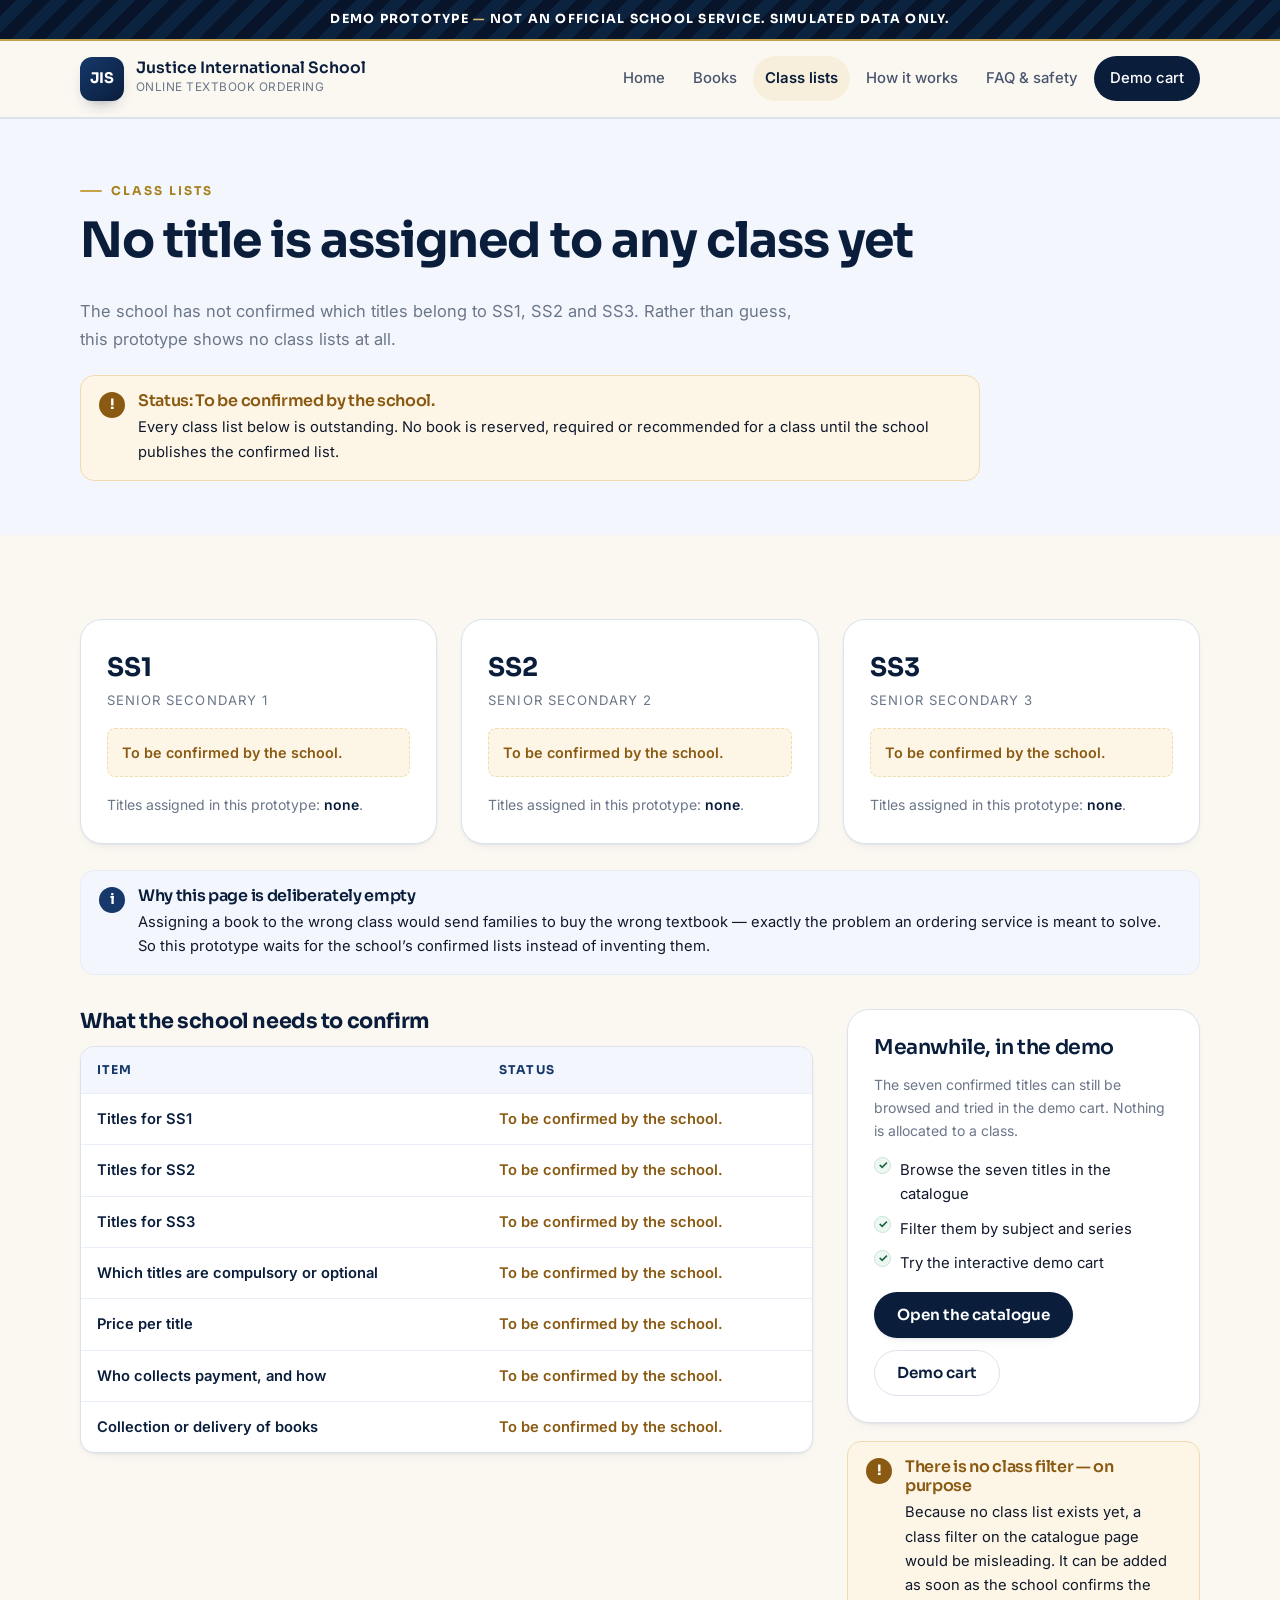
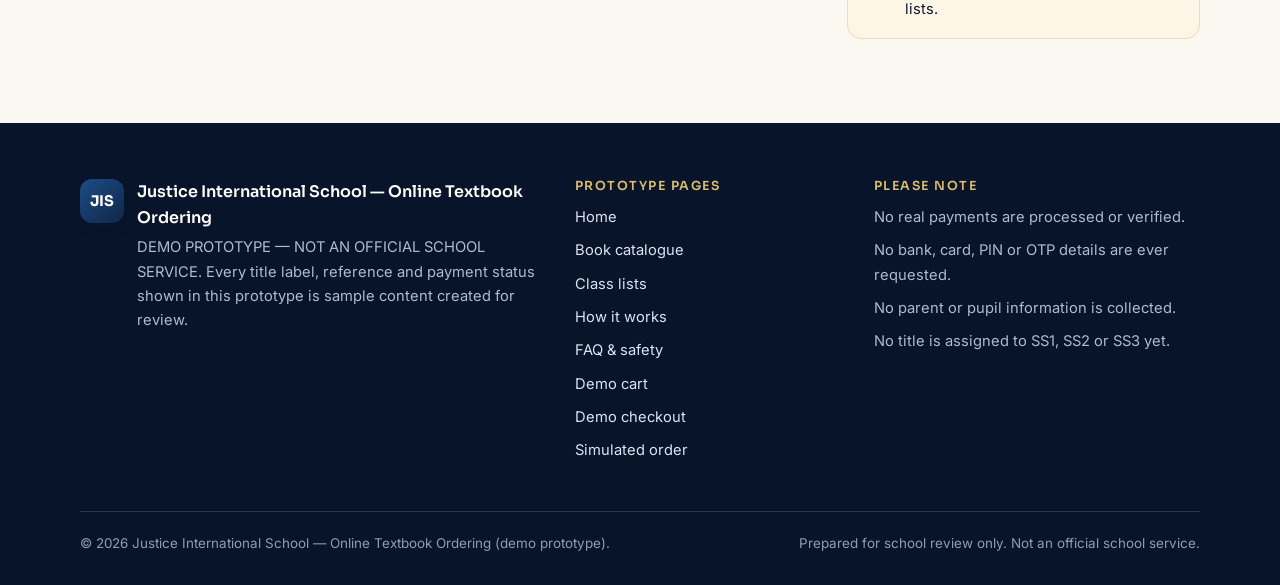
<file: class-lists.html>
<!DOCTYPE html>
<html lang="en">
<head>
<meta charset="UTF-8" />
<meta name="viewport" content="width=device-width, initial-scale=1" />
<title>Class book lists — Justice International School (Demo Prototype)</title>
<meta name="description" content="Class list status for the Justice International School textbook ordering prototype: no title is assigned to SS1, SS2 or SS3 until the school confirms the correct lists." />
<meta name="robots" content="noindex, nofollow" />
<meta name="theme-color" content="#0a1e3c" />
<link rel="icon" href="assets/favicon.svg" type="image/svg+xml" />
<link rel="preconnect" href="https://fonts.googleapis.com" />
<link rel="preconnect" href="https://fonts.gstatic.com" crossorigin />
<link href="https://fonts.googleapis.com/css2?family=Sora:wght@600;700;800&family=Inter:wght@400;500;600&display=swap" rel="stylesheet" />
<link rel="stylesheet" href="assets/css/styles.css" />
</head>
<body>
<a class="skip-link" href="#main">Skip to main content</a>

<div class="demo-ribbon" role="note">
  <strong>DEMO PROTOTYPE</strong> <span>—</span> NOT AN OFFICIAL SCHOOL SERVICE. Simulated data only.
</div>

<header class="site-header" id="siteHeader">
  <div class="wrap header-inner">
    <a class="brand" href="index.html" aria-label="Justice International School online textbook ordering — home">
      <span class="brand-mark" aria-hidden="true">JIS</span>
      <span class="brand-text">
        <strong>Justice International School</strong>
        <small>Online Textbook Ordering</small>
      </span>
    </a>

    <nav class="nav" id="nav" aria-label="Main">
      <a href="index.html">Home</a>
      <a href="books.html">Books</a>
      <a href="class-lists.html">Class lists</a>
      <a href="how-it-works.html">How it works</a>
      <a href="faq.html">FAQ &amp; safety</a>
      <a class="nav-cart" href="cart.html">Demo cart <span class="cart-count" data-cart-count hidden>0</span></a>
    </nav>

    <button class="nav-toggle" id="navToggle" aria-label="Open menu" aria-expanded="false" aria-controls="nav">
      <span></span><span></span><span></span>
    </button>
  </div>
</header>

<main id="main">
  <section class="section section-tight section-alt section-line">
    <div class="wrap">
      <p class="eyebrow">Class lists</p>
      <h1>No title is assigned to any class yet</h1>
      <p class="muted" style="max-width:72ch">
        The school has not confirmed which titles belong to SS1, SS2 and SS3. Rather than guess, this
        prototype shows no class lists at all.
      </p>

      <div class="callout callout-warn" style="margin-top:22px; max-width:900px">
        <span class="callout-icon" aria-hidden="true">!</span>
        <div>
          <h4>Status: To be confirmed by the school.</h4>
          <p>Every class list below is outstanding. No book is reserved, required or recommended for a class until the school publishes the confirmed list.</p>
        </div>
      </div>
    </div>
  </section>

  <section class="section">
    <div class="wrap">
      <div class="grid grid-3">
        <div class="card class-card">
          <p class="class-code">SS1</p>
          <p class="class-sub">Senior Secondary 1</p>
          <p class="unconfirmed">To be confirmed by the school.</p>
          <p class="small muted" style="margin-top:12px">Titles assigned in this prototype: <strong>none</strong>.</p>
        </div>
        <div class="card class-card">
          <p class="class-code">SS2</p>
          <p class="class-sub">Senior Secondary 2</p>
          <p class="unconfirmed">To be confirmed by the school.</p>
          <p class="small muted" style="margin-top:12px">Titles assigned in this prototype: <strong>none</strong>.</p>
        </div>
        <div class="card class-card">
          <p class="class-code">SS3</p>
          <p class="class-sub">Senior Secondary 3</p>
          <p class="unconfirmed">To be confirmed by the school.</p>
          <p class="small muted" style="margin-top:12px">Titles assigned in this prototype: <strong>none</strong>.</p>
        </div>
      </div>

      <div class="callout callout-info" style="margin-top:26px">
        <span class="callout-icon" aria-hidden="true">i</span>
        <div>
          <h4>Why this page is deliberately empty</h4>
          <p>
            Assigning a book to the wrong class would send families to buy the wrong textbook — exactly the
            problem an ordering service is meant to solve. So this prototype waits for the school&rsquo;s
            confirmed lists instead of inventing them.
          </p>
        </div>
      </div>

      <div class="split" style="margin-top:34px">
        <div>
          <h2 style="font-size:1.3rem">What the school needs to confirm</h2>
          <div class="table-wrap">
          <table class="data">
            <caption class="sr-only">Outstanding information required from the school</caption>
            <thead>
              <tr><th scope="col">Item</th><th scope="col">Status</th></tr>
            </thead>
            <tbody>
              <tr><td><strong>Titles for SS1</strong></td><td class="cell-pending">To be confirmed by the school.</td></tr>
              <tr><td><strong>Titles for SS2</strong></td><td class="cell-pending">To be confirmed by the school.</td></tr>
              <tr><td><strong>Titles for SS3</strong></td><td class="cell-pending">To be confirmed by the school.</td></tr>
              <tr><td><strong>Which titles are compulsory or optional</strong></td><td class="cell-pending">To be confirmed by the school.</td></tr>
              <tr><td><strong>Price per title</strong></td><td class="cell-pending">To be confirmed by the school.</td></tr>
              <tr><td><strong>Who collects payment, and how</strong></td><td class="cell-pending">To be confirmed by the school.</td></tr>
              <tr><td><strong>Collection or delivery of books</strong></td><td class="cell-pending">To be confirmed by the school.</td></tr>
            </tbody>
          </table>
          </div>
        </div>

        <div>
          <div class="card">
            <h3>Meanwhile, in the demo</h3>
            <p class="muted small">The seven confirmed titles can still be browsed and tried in the demo cart. Nothing is allocated to a class.</p>
            <ul class="tick-list" style="margin-top:14px">
              <li>Browse the seven titles in the catalogue</li>
              <li>Filter them by subject and series</li>
              <li>Try the interactive demo cart</li>
            </ul>
            <p class="btn-row" style="margin-top:16px">
              <a class="btn btn-primary" href="books.html">Open the catalogue</a>
              <a class="btn btn-ghost" href="cart.html">Demo cart</a>
            </p>
          </div>

          <div class="callout callout-warn" style="margin-top:18px">
            <span class="callout-icon" aria-hidden="true">!</span>
            <div>
              <h4>There is no class filter — on purpose</h4>
              <p>Because no class list exists yet, a class filter on the catalogue page would be misleading. It can be added as soon as the school confirms the lists.</p>
            </div>
          </div>
        </div>
      </div>
    </div>
  </section>
</main>

<footer class="site-footer">
  <div class="wrap">
    <div class="footer-grid">
      <div class="footer-brand">
        <span class="brand-mark" aria-hidden="true">JIS</span>
        <div>
          <strong>Justice International School — Online Textbook Ordering</strong>
          <p>
            DEMO PROTOTYPE — NOT AN OFFICIAL SCHOOL SERVICE. Every title label, reference and payment
            status shown in this prototype is sample content created for review.
          </p>
        </div>
      </div>

      <div class="footer-col">
        <h4>Prototype pages</h4>
        <ul>
          <li><a href="index.html">Home</a></li>
          <li><a href="books.html">Book catalogue</a></li>
          <li><a href="class-lists.html">Class lists</a></li>
          <li><a href="how-it-works.html">How it works</a></li>
          <li><a href="faq.html">FAQ &amp; safety</a></li>
          <li><a href="cart.html">Demo cart</a></li>
          <li><a href="checkout.html">Demo checkout</a></li>
          <li><a href="order.html">Simulated order</a></li>
        </ul>
      </div>

      <div class="footer-col">
        <h4>Please note</h4>
        <ul>
          <li>No real payments are processed or verified.</li>
          <li>No bank, card, PIN or OTP details are ever requested.</li>
          <li>No parent or pupil information is collected.</li>
          <li>No title is assigned to SS1, SS2 or SS3 yet.</li>
        </ul>
      </div>
    </div>

    <p class="footer-legal">
      <span>&copy; <span id="year">2026</span> Justice International School — Online Textbook Ordering (demo prototype).</span>
      <span>Prepared for school review only. Not an official school service.</span>
    </p>
  </div>
</footer>

<script src="assets/js/catalogue.js" defer></script>
<script src="assets/js/cart.js" defer></script>
<script src="assets/js/site.js" defer></script>
</body>
</html>
</file>
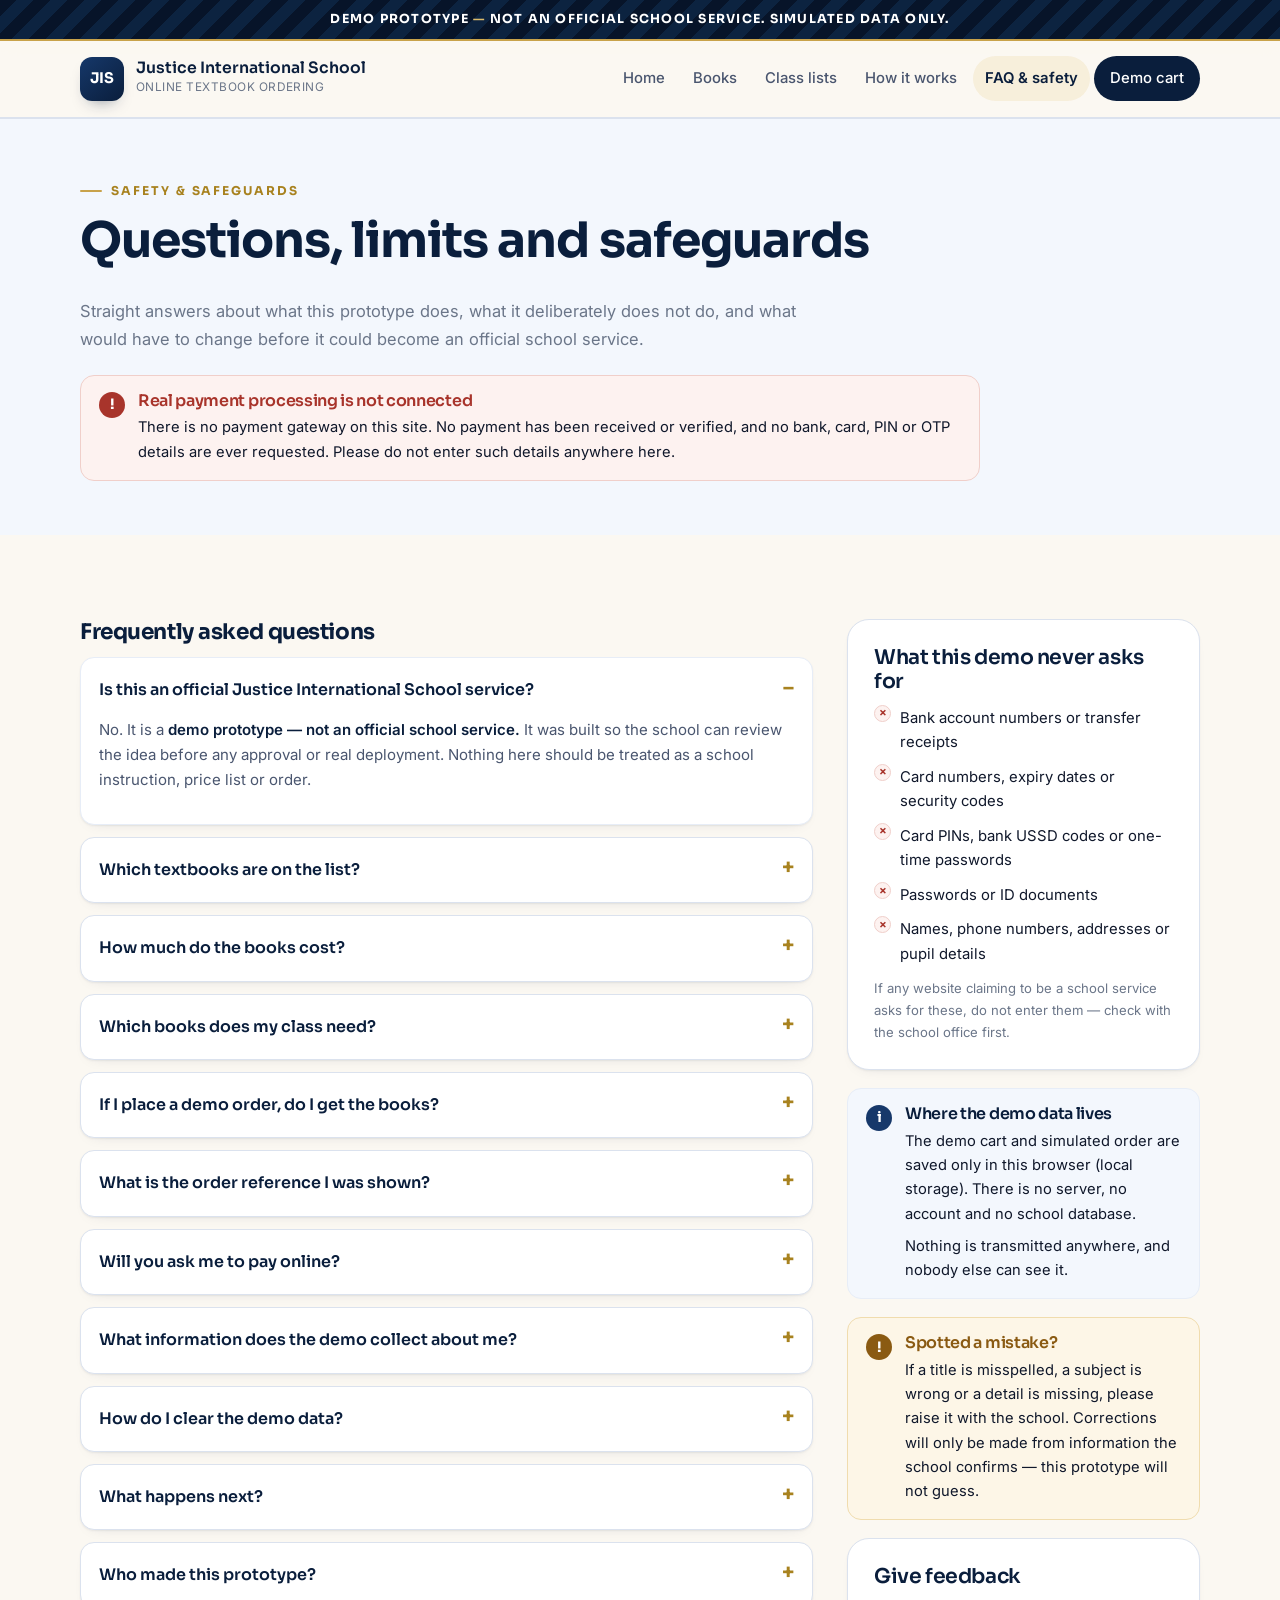
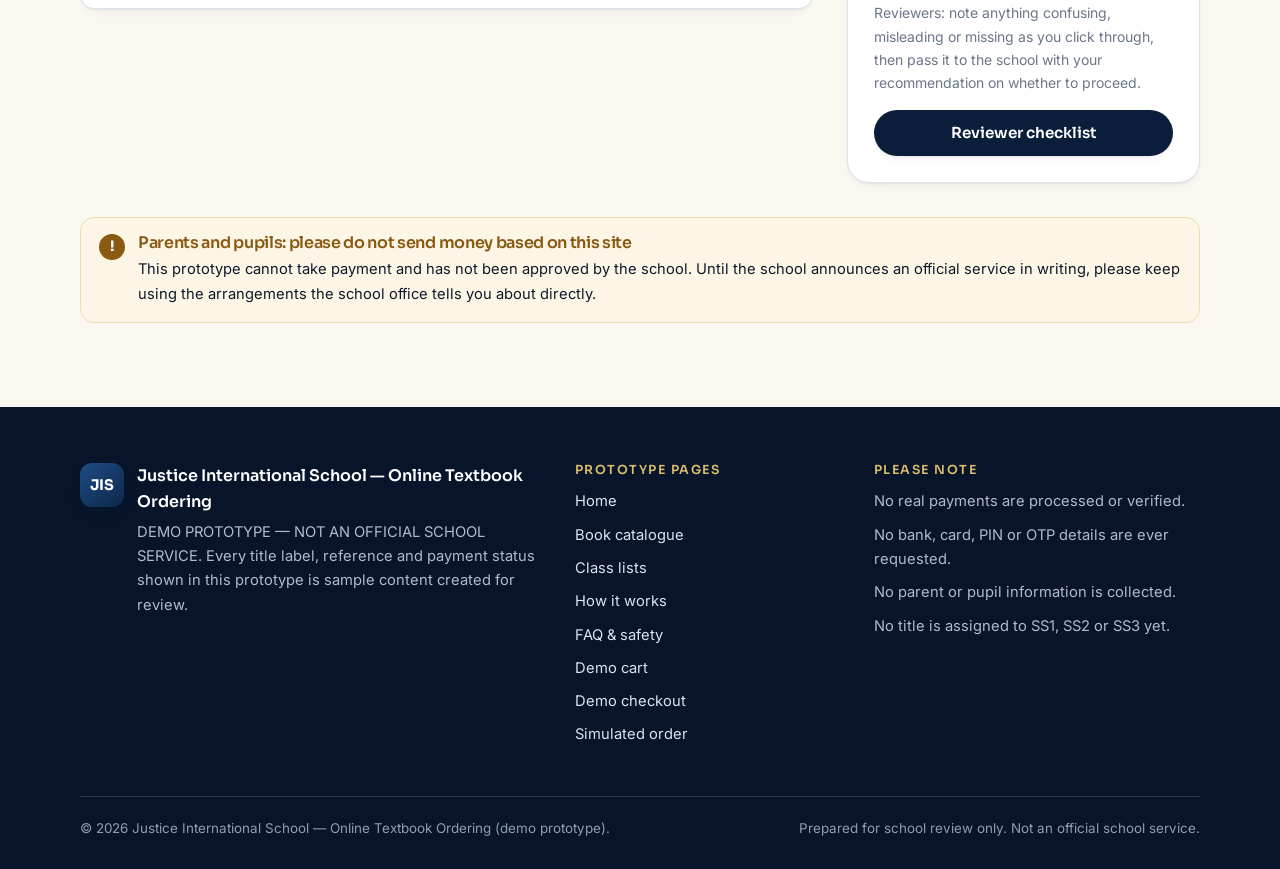
<file: faq.html>
<!DOCTYPE html>
<html lang="en">
<head>
<meta charset="UTF-8" />
<meta name="viewport" content="width=device-width, initial-scale=1" />
<title>FAQ, safety &amp; safeguards — Justice International School (Demo Prototype)</title>
<meta name="description" content="Frequently asked questions and safety safeguards for the Justice International School online textbook ordering prototype: no real prices, no class lists, no payments, no personal data collection." />
<meta name="robots" content="noindex, nofollow" />
<meta name="theme-color" content="#0a1e3c" />
<link rel="icon" href="assets/favicon.svg" type="image/svg+xml" />
<link rel="preconnect" href="https://fonts.googleapis.com" />
<link rel="preconnect" href="https://fonts.gstatic.com" crossorigin />
<link href="https://fonts.googleapis.com/css2?family=Sora:wght@600;700;800&family=Inter:wght@400;500;600&display=swap" rel="stylesheet" />
<link rel="stylesheet" href="assets/css/styles.css" />
</head>
<body>
<a class="skip-link" href="#main">Skip to main content</a>

<div class="demo-ribbon" role="note">
  <strong>DEMO PROTOTYPE</strong> <span>—</span> NOT AN OFFICIAL SCHOOL SERVICE. Simulated data only.
</div>

<header class="site-header" id="siteHeader">
  <div class="wrap header-inner">
    <a class="brand" href="index.html" aria-label="Justice International School online textbook ordering — home">
      <span class="brand-mark" aria-hidden="true">JIS</span>
      <span class="brand-text">
        <strong>Justice International School</strong>
        <small>Online Textbook Ordering</small>
      </span>
    </a>

    <nav class="nav" id="nav" aria-label="Main">
      <a href="index.html">Home</a>
      <a href="books.html">Books</a>
      <a href="class-lists.html">Class lists</a>
      <a href="how-it-works.html">How it works</a>
      <a href="faq.html">FAQ &amp; safety</a>
      <a class="nav-cart" href="cart.html">Demo cart <span class="cart-count" data-cart-count hidden>0</span></a>
    </nav>

    <button class="nav-toggle" id="navToggle" aria-label="Open menu" aria-expanded="false" aria-controls="nav">
      <span></span><span></span><span></span>
    </button>
  </div>
</header>

<main id="main">
  <section class="section section-tight section-alt section-line">
    <div class="wrap">
      <p class="eyebrow">Safety &amp; safeguards</p>
      <h1>Questions, limits and safeguards</h1>
      <p class="muted" style="max-width:72ch">
        Straight answers about what this prototype does, what it deliberately does not do, and what would have
        to change before it could become an official school service.
      </p>

      <div class="callout callout-danger" style="margin-top:22px; max-width:900px">
        <span class="callout-icon" aria-hidden="true">!</span>
        <div>
          <h4>Real payment processing is not connected</h4>
          <p>
            There is no payment gateway on this site. No payment has been received or verified, and no bank,
            card, PIN or OTP details are ever requested. Please do not enter such details anywhere here.
          </p>
        </div>
      </div>
    </div>
  </section>

  <section class="section">
    <div class="wrap">
      <div class="split">
        <div>
          <h2 style="font-size:1.35rem">Frequently asked questions</h2>
          <div class="faq">
            <details open>
              <summary>Is this an official Justice International School service?</summary>
              <div class="faq-answer">
                <p>No. It is a <strong>demo prototype — not an official school service.</strong> It was built so the school can review the idea before any approval or real deployment. Nothing here should be treated as a school instruction, price list or order.</p>
              </div>
            </details>

            <details>
              <summary>Which textbooks are on the list?</summary>
              <div class="faq-answer">
                <p>Exactly seven titles, and nothing else:</p>
                <ul>
                  <li>New Concept English 1</li>
                  <li>New Concept English 2</li>
                  <li>TONAD Essential Chemistry</li>
                  <li>TONAD Essential Physics</li>
                  <li>New Concept Mathematics 1 (Volume 1)</li>
                  <li>New Concept Mathematics 2 (Volume 2)</li>
                  <li>TONAD Essential Marketing</li>
                </ul>
                <p>No extra textbooks, authors or subjects have been added. See the <a href="books.html">catalogue</a>.</p>
              </div>
            </details>

            <details>
              <summary>How much do the books cost?</summary>
              <div class="faq-answer">
                <p>The real price of every title is <strong>To be confirmed by the school.</strong> No price is quoted or implied.</p>
                <p>The demo cart uses a ₦1,000 per copy placeholder rate so that reviewers can see the cart count and totals updating. That figure is not a price, not a quotation and not payable.</p>
              </div>
            </details>

            <details>
              <summary>Which books does my class need?</summary>
              <div class="faq-answer">
                <p>That has not been confirmed yet. <strong>No title is assigned to SS1, SS2 or SS3</strong> until the school publishes the correct class lists, so this prototype shows no class lists at all. See <a href="class-lists.html">class lists</a>.</p>
              </div>
            </details>

            <details>
              <summary>If I place a demo order, do I get the books?</summary>
              <div class="faq-answer">
                <p>No. A demo order is a simulation that exists only inside your own browser. Nothing is sent to the school, no book is reserved and no one will be expecting a payment from you.</p>
              </div>
            </details>

            <details>
              <summary>What is the order reference I was shown?</summary>
              <div class="faq-answer">
                <p>It is a <strong>simulated demo reference</strong>, generated randomly in your browser (it looks like DEMO-JIS-XXXXXX). It is fictional, it is not recognised by the school, and it must not be presented as proof of purchase or payment.</p>
              </div>
            </details>

            <details>
              <summary>Will you ask me to pay online?</summary>
              <div class="faq-answer">
                <p>Not here. This prototype cannot accept payment. In a finished, school-approved service, payment would follow a route arranged by the school itself — never a page asking for your card PIN, bank USSD code or an OTP.</p>
              </div>
            </details>

            <details>
              <summary>What information does the demo collect about me?</summary>
              <div class="faq-answer">
                <p>None at all. There are no name, contact, address or payment fields anywhere in this prototype. The only thing stored is the list of titles you placed in the demo cart, kept in your own browser so the page works without a server.</p>
              </div>
            </details>

            <details>
              <summary>How do I clear the demo data?</summary>
              <div class="faq-answer">
                <p>Use <strong>Clear demo cart</strong> on the <a href="cart.html">demo cart</a> page and <strong>Remove this simulated order</strong> on the <a href="order.html">simulated order</a> page. Clearing your browser&rsquo;s site data does the same thing.</p>
              </div>
            </details>

            <details>
              <summary>What happens next?</summary>
              <div class="faq-answer">
                <p>The school reviews this prototype, corrects the title names, confirms the class lists and prices, and decided whether the service should go ahead. See <a href="how-it-works.html">how the demo works</a> for the list of outstanding information.</p>
              </div>
            </details>

            <details>
              <summary>Who made this prototype?</summary>
              <div class="faq-answer">
                <p>The prototype was produced for the school&rsquo;s review as a demonstration of a possible online textbook ordering service. It is not affiliated with, published by, or endorsed by any textbook publisher, and the title names are used only to identify the books supplied for this review.</p>
              </div>
            </details>
          </div>
        </div>

        <div>
          <div class="card">
            <h3>What this demo never asks for</h3>
            <ul class="not-list" style="margin-top:12px">
              <li>Bank account numbers or transfer receipts</li>
              <li>Card numbers, expiry dates or security codes</li>
              <li>Card PINs, bank USSD codes or one-time passwords</li>
              <li>Passwords or ID documents</li>
              <li>Names, phone numbers, addresses or pupil details</li>
            </ul>
            <p class="field-note" style="margin-top:12px">
              If any website claiming to be a school service asks for these, do not enter them — check with the
              school office first.
            </p>
          </div>

          <div class="callout callout-info" style="margin-top:18px">
            <span class="callout-icon" aria-hidden="true">i</span>
            <div>
              <h4>Where the demo data lives</h4>
              <p>The demo cart and simulated order are saved only in this browser (local storage). There is no server, no account and no school database.</p>
              <p>Nothing is transmitted anywhere, and nobody else can see it.</p>
            </div>
          </div>

          <div class="callout callout-warn" style="margin-top:18px">
            <span class="callout-icon" aria-hidden="true">!</span>
            <div>
              <h4>Spotted a mistake?</h4>
              <p>
                If a title is misspelled, a subject is wrong or a detail is missing, please raise it with the
                school. Corrections will only be made from information the school confirms — this prototype
                will not guess.
              </p>
            </div>
          </div>

          <div class="card" style="margin-top:18px">
            <h3>Give feedback</h3>
            <p class="muted small">
              Reviewers: note anything confusing, misleading or missing as you click through, then pass it to
              the school with your recommendation on whether to proceed.
            </p>
            <p class="btn-row" style="margin-top:14px">
              <a class="btn btn-primary btn-block" href="index.html#reviewers">Reviewer checklist</a>
            </p>
          </div>
        </div>
      </div>

      <div class="callout callout-warn" style="margin-top:34px">
        <span class="callout-icon" aria-hidden="true">!</span>
        <div>
          <h4>Parents and pupils: please do not send money based on this site</h4>
          <p>
            This prototype cannot take payment and has not been approved by the school. Until the school
            announces an official service in writing, please keep using the arrangements the school office
            tells you about directly.
          </p>
        </div>
      </div>
    </div>
  </section>
</main>

<footer class="site-footer">
  <div class="wrap">
    <div class="footer-grid">
      <div class="footer-brand">
        <span class="brand-mark" aria-hidden="true">JIS</span>
        <div>
          <strong>Justice International School — Online Textbook Ordering</strong>
          <p>
            DEMO PROTOTYPE — NOT AN OFFICIAL SCHOOL SERVICE. Every title label, reference and payment
            status shown in this prototype is sample content created for review.
          </p>
        </div>
      </div>

      <div class="footer-col">
        <h4>Prototype pages</h4>
        <ul>
          <li><a href="index.html">Home</a></li>
          <li><a href="books.html">Book catalogue</a></li>
          <li><a href="class-lists.html">Class lists</a></li>
          <li><a href="how-it-works.html">How it works</a></li>
          <li><a href="faq.html">FAQ &amp; safety</a></li>
          <li><a href="cart.html">Demo cart</a></li>
          <li><a href="checkout.html">Demo checkout</a></li>
          <li><a href="order.html">Simulated order</a></li>
        </ul>
      </div>

      <div class="footer-col">
        <h4>Please note</h4>
        <ul>
          <li>No real payments are processed or verified.</li>
          <li>No bank, card, PIN or OTP details are ever requested.</li>
          <li>No parent or pupil information is collected.</li>
          <li>No title is assigned to SS1, SS2 or SS3 yet.</li>
        </ul>
      </div>
    </div>

    <p class="footer-legal">
      <span>&copy; <span id="year">2026</span> Justice International School — Online Textbook Ordering (demo prototype).</span>
      <span>Prepared for school review only. Not an official school service.</span>
    </p>
  </div>
</footer>

<script src="assets/js/catalogue.js" defer></script>
<script src="assets/js/cart.js" defer></script>
<script src="assets/js/site.js" defer></script>
</body>
</html>
</file>
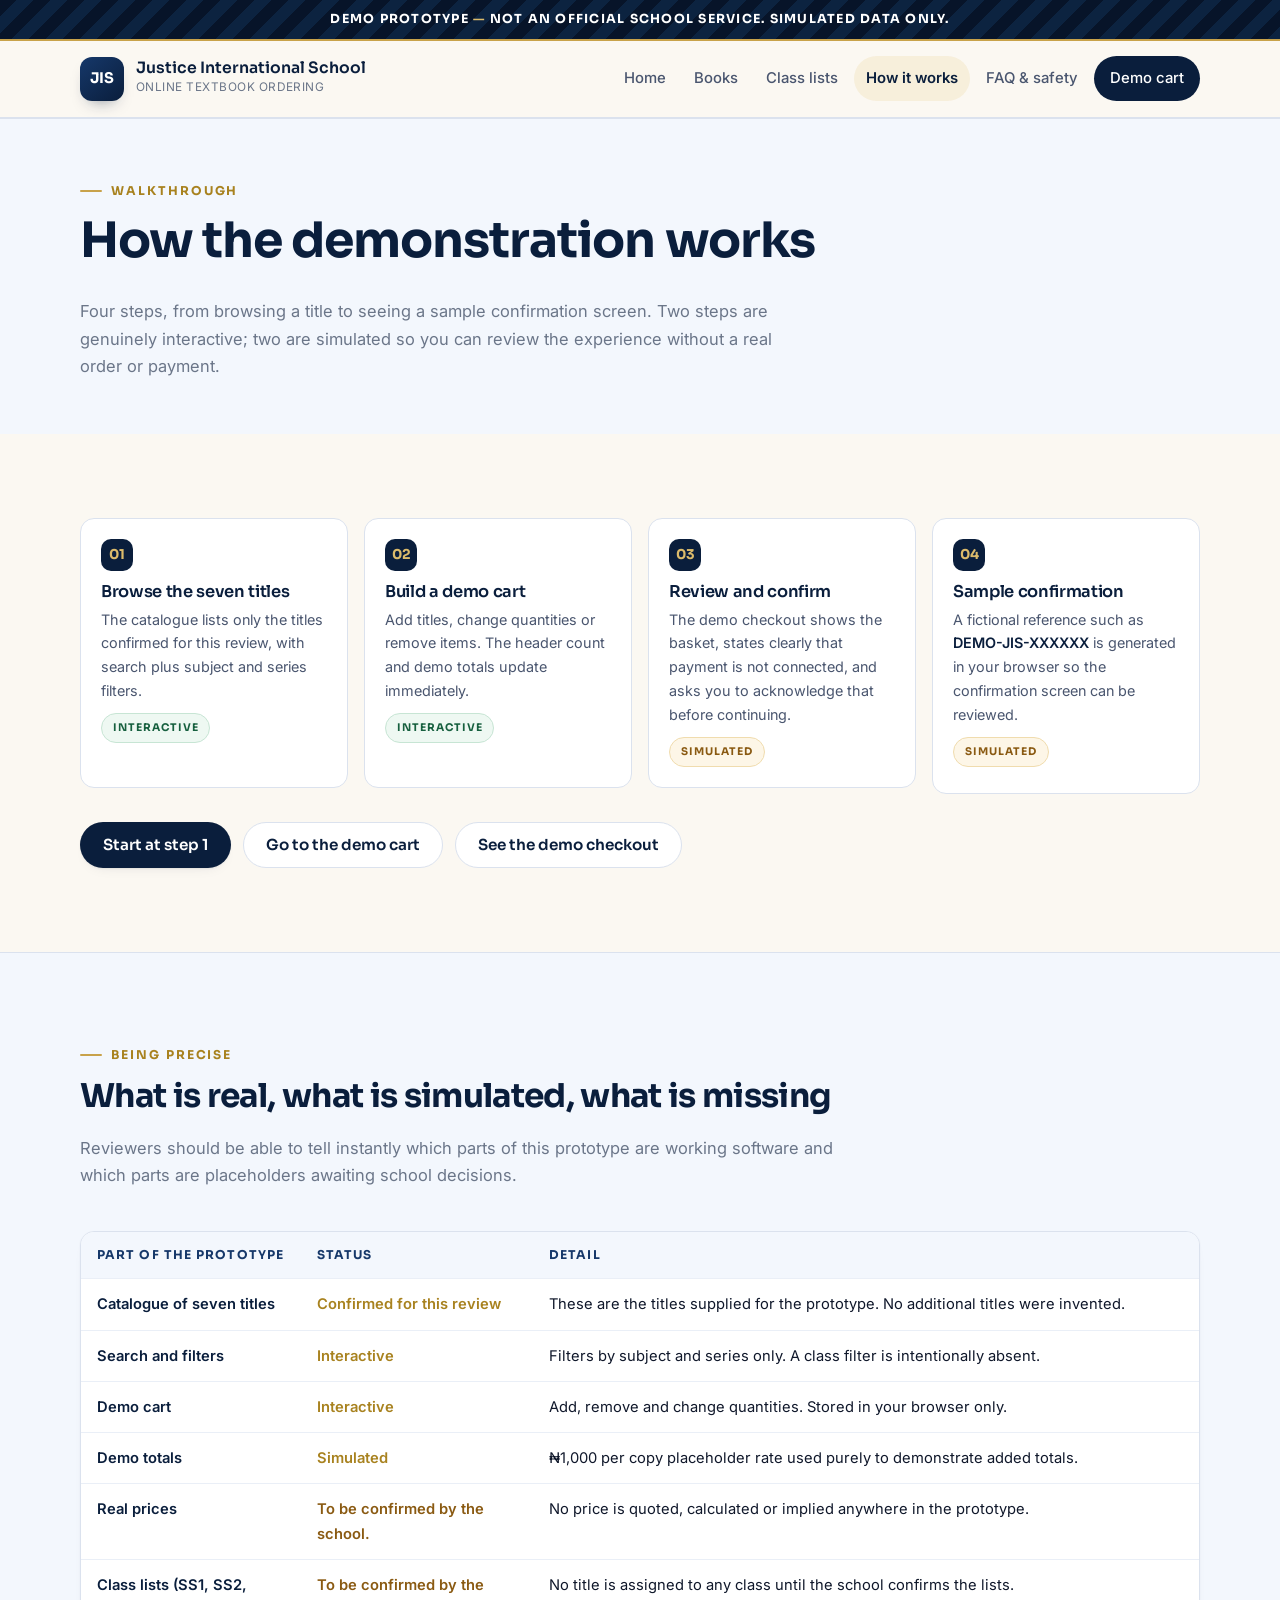
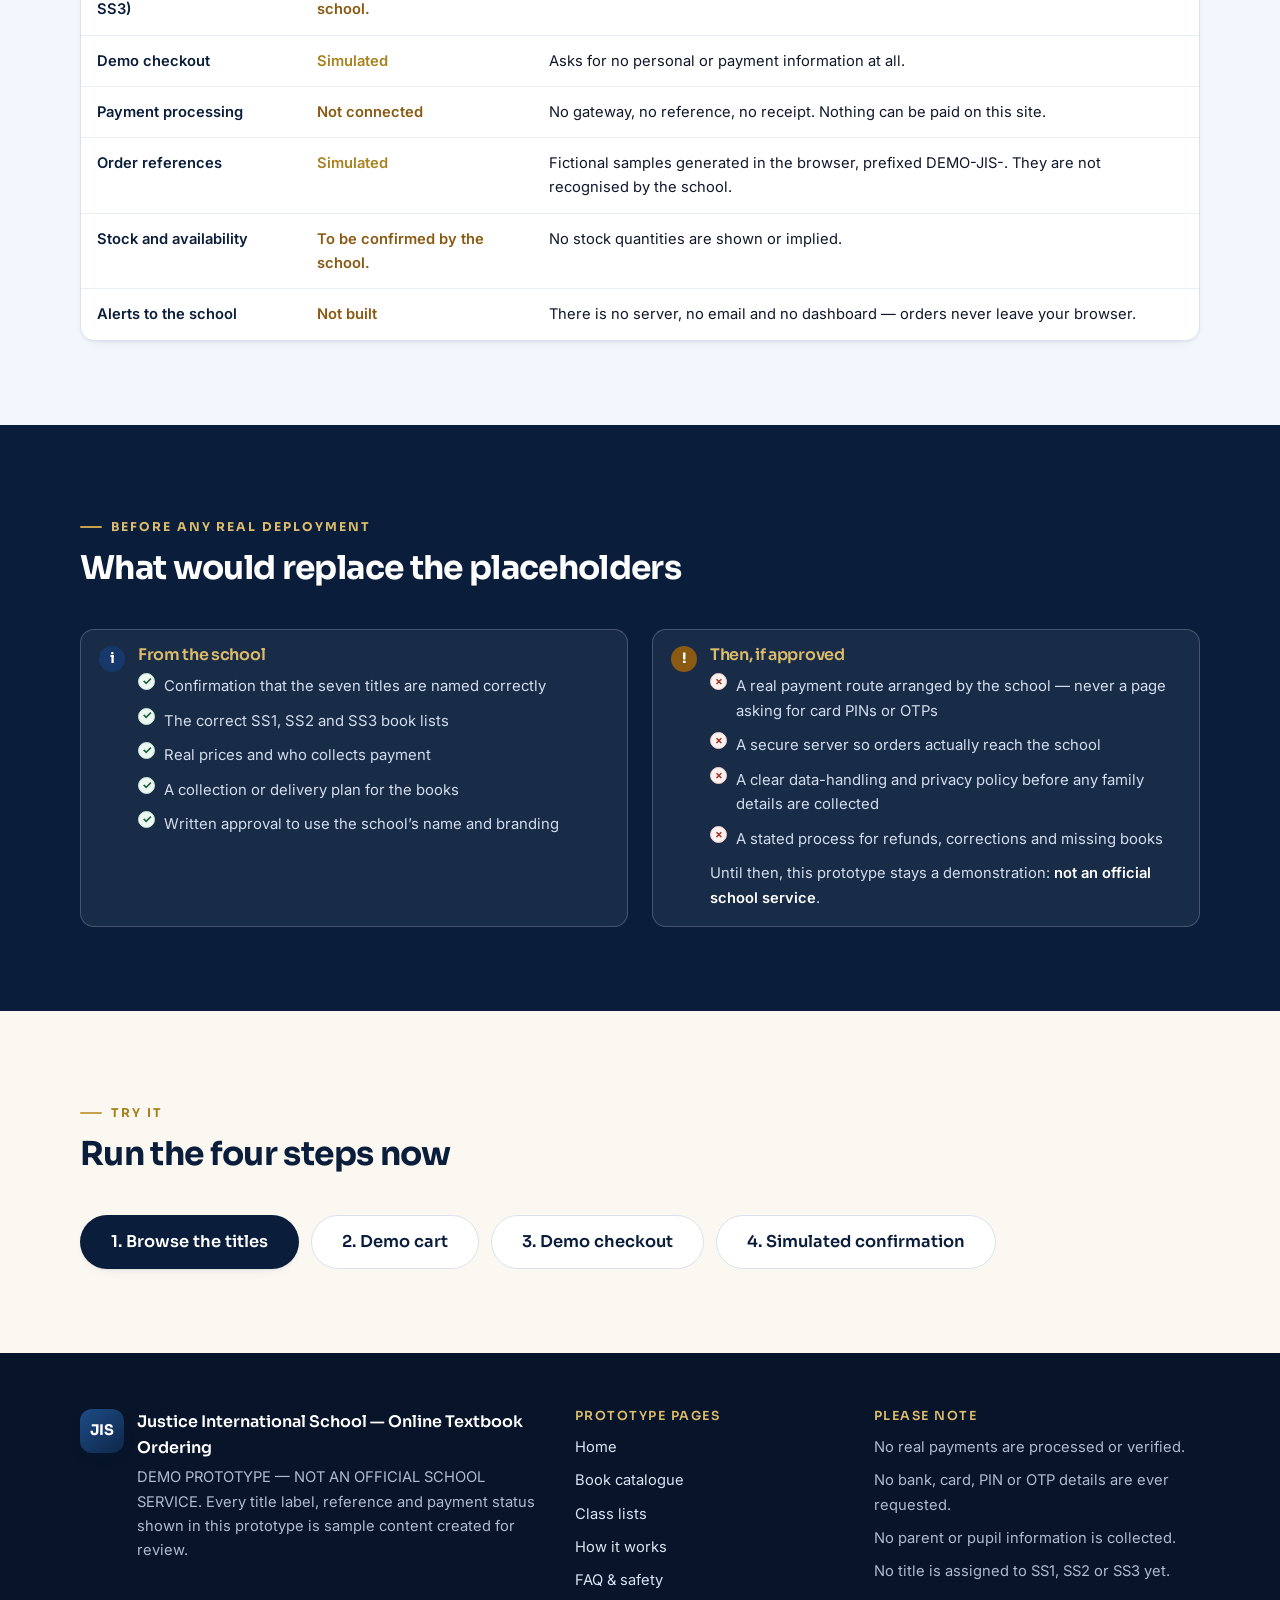
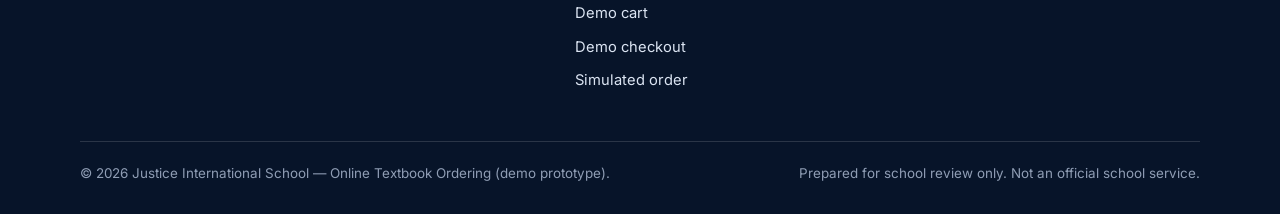
<file: how-it-works.html>
<!DOCTYPE html>
<html lang="en">
<head>
<meta charset="UTF-8" />
<meta name="viewport" content="width=device-width, initial-scale=1" />
<title>How the demo works — Justice International School (Demo Prototype)</title>
<meta name="description" content="A step-by-step walkthrough of the Justice International School online textbook ordering prototype, showing exactly which parts are interactive and which are simulated." />
<meta name="robots" content="noindex, nofollow" />
<meta name="theme-color" content="#0a1e3c" />
<link rel="icon" href="assets/favicon.svg" type="image/svg+xml" />
<link rel="preconnect" href="https://fonts.googleapis.com" />
<link rel="preconnect" href="https://fonts.gstatic.com" crossorigin />
<link href="https://fonts.googleapis.com/css2?family=Sora:wght@600;700;800&family=Inter:wght@400;500;600&display=swap" rel="stylesheet" />
<link rel="stylesheet" href="assets/css/styles.css" />
</head>
<body>
<a class="skip-link" href="#main">Skip to main content</a>

<div class="demo-ribbon" role="note">
  <strong>DEMO PROTOTYPE</strong> <span>—</span> NOT AN OFFICIAL SCHOOL SERVICE. Simulated data only.
</div>

<header class="site-header" id="siteHeader">
  <div class="wrap header-inner">
    <a class="brand" href="index.html" aria-label="Justice International School online textbook ordering — home">
      <span class="brand-mark" aria-hidden="true">JIS</span>
      <span class="brand-text">
        <strong>Justice International School</strong>
        <small>Online Textbook Ordering</small>
      </span>
    </a>

    <nav class="nav" id="nav" aria-label="Main">
      <a href="index.html">Home</a>
      <a href="books.html">Books</a>
      <a href="class-lists.html">Class lists</a>
      <a href="how-it-works.html">How it works</a>
      <a href="faq.html">FAQ &amp; safety</a>
      <a class="nav-cart" href="cart.html">Demo cart <span class="cart-count" data-cart-count hidden>0</span></a>
    </nav>

    <button class="nav-toggle" id="navToggle" aria-label="Open menu" aria-expanded="false" aria-controls="nav">
      <span></span><span></span><span></span>
    </button>
  </div>
</header>

<main id="main">
  <section class="section section-tight section-alt section-line">
    <div class="wrap">
      <p class="eyebrow">Walkthrough</p>
      <h1>How the demonstration works</h1>
      <p class="muted" style="max-width:72ch">
        Four steps, from browsing a title to seeing a sample confirmation screen. Two steps are genuinely
        interactive; two are simulated so you can review the experience without a real order or payment.
      </p>
    </div>
  </section>

  <section class="section">
    <div class="wrap">
      <ol class="steps">
        <li class="step">
          <span class="step-num">01</span>
          <h3>Browse the seven titles</h3>
          <p>The catalogue lists only the titles confirmed for this review, with search plus subject and series filters.</p>
          <span class="tag tag-ok">Interactive</span>
        </li>
        <li class="step">
          <span class="step-num">02</span>
          <h3>Build a demo cart</h3>
          <p>Add titles, change quantities or remove items. The header count and demo totals update immediately.</p>
          <span class="tag tag-ok">Interactive</span>
        </li>
        <li class="step">
          <span class="step-num">03</span>
          <h3>Review and confirm</h3>
          <p>The demo checkout shows the basket, states clearly that payment is not connected, and asks you to acknowledge that before continuing.</p>
          <span class="tag tag-sim">Simulated</span>
        </li>
        <li class="step">
          <span class="step-num">04</span>
          <h3>Sample confirmation</h3>
          <p>A fictional reference such as <strong>DEMO-JIS-XXXXXX</strong> is generated in your browser so the confirmation screen can be reviewed.</p>
          <span class="tag tag-sim">Simulated</span>
        </li>
      </ol>

      <div class="btn-row" style="margin-top:28px">
        <a class="btn btn-primary" href="books.html">Start at step 1</a>
        <a class="btn btn-ghost" href="cart.html">Go to the demo cart</a>
        <a class="btn btn-ghost" href="checkout.html">See the demo checkout</a>
      </div>
    </div>
  </section>

  <section class="section section-alt section-line">
    <div class="wrap">
      <header class="section-head">
        <p class="eyebrow">Being precise</p>
        <h2>What is real, what is simulated, what is missing</h2>
        <p class="section-copy muted">
          Reviewers should be able to tell instantly which parts of this prototype are working software and
          which parts are placeholders awaiting school decisions.
        </p>
      </header>

      <div class="table-wrap">
        <table class="data">
          <caption class="sr-only">Status of each part of the prototype</caption>
          <thead>
            <tr>
              <th scope="col">Part of the prototype</th>
              <th scope="col">Status</th>
              <th scope="col">Detail</th>
            </tr>
          </thead>
          <tbody>
            <tr>
              <td><strong>Catalogue of seven titles</strong></td>
              <td class="cell-sim">Confirmed for this review</td>
              <td>These are the titles supplied for the prototype. No additional titles were invented.</td>
            </tr>
            <tr>
              <td><strong>Search and filters</strong></td>
              <td class="cell-sim">Interactive</td>
              <td>Filters by subject and series only. A class filter is intentionally absent.</td>
            </tr>
            <tr>
              <td><strong>Demo cart</strong></td>
              <td class="cell-sim">Interactive</td>
              <td>Add, remove and change quantities. Stored in your browser only.</td>
            </tr>
            <tr>
              <td><strong>Demo totals</strong></td>
              <td class="cell-sim">Simulated</td>
              <td>₦1,000 per copy placeholder rate used purely to demonstrate added totals.</td>
            </tr>
            <tr>
              <td><strong>Real prices</strong></td>
              <td class="cell-pending">To be confirmed by the school.</td>
              <td>No price is quoted, calculated or implied anywhere in the prototype.</td>
            </tr>
            <tr>
              <td><strong>Class lists (SS1, SS2, SS3)</strong></td>
              <td class="cell-pending">To be confirmed by the school.</td>
              <td>No title is assigned to any class until the school confirms the lists.</td>
            </tr>
            <tr>
              <td><strong>Demo checkout</strong></td>
              <td class="cell-sim">Simulated</td>
              <td>Asks for no personal or payment information at all.</td>
            </tr>
            <tr>
              <td><strong>Payment processing</strong></td>
              <td class="cell-pending">Not connected</td>
              <td>No gateway, no reference, no receipt. Nothing can be paid on this site.</td>
            </tr>
            <tr>
              <td><strong>Order references</strong></td>
              <td class="cell-sim">Simulated</td>
              <td>Fictional samples generated in the browser, prefixed DEMO-JIS-. They are not recognised by the school.</td>
            </tr>
            <tr>
              <td><strong>Stock and availability</strong></td>
              <td class="cell-pending">To be confirmed by the school.</td>
              <td>No stock quantities are shown or implied.</td>
            </tr>
            <tr>
              <td><strong>Alerts to the school</strong></td>
              <td class="cell-pending">Not built</td>
              <td>There is no server, no email and no dashboard — orders never leave your browser.</td>
            </tr>
          </tbody>
        </table>
      </div>
    </div>
  </section>

  <section class="section section-dark">
    <div class="wrap">
      <header class="section-head">
        <p class="eyebrow">Before any real deployment</p>
        <h2>What would replace the placeholders</h2>
      </header>

      <div class="grid grid-2">
        <div class="callout callout-info">
          <span class="callout-icon" aria-hidden="true">i</span>
          <div>
            <h4>From the school</h4>
            <ul class="tick-list" style="margin-top:10px">
              <li>Confirmation that the seven titles are named correctly</li>
              <li>The correct SS1, SS2 and SS3 book lists</li>
              <li>Real prices and who collects payment</li>
              <li>A collection or delivery plan for the books</li>
              <li>Written approval to use the school&rsquo;s name and branding</li>
            </ul>
          </div>
        </div>

        <div class="callout callout-warn">
          <span class="callout-icon" aria-hidden="true">!</span>
          <div>
            <h4>Then, if approved</h4>
            <ul class="not-list" style="margin-top:10px">
              <li>A real payment route arranged by the school — never a page asking for card PINs or OTPs</li>
              <li>A secure server so orders actually reach the school</li>
              <li>A clear data-handling and privacy policy before any family details are collected</li>
              <li>A stated process for refunds, corrections and missing books</li>
            </ul>
            <p>Until then, this prototype stays a demonstration: <strong>not an official school service</strong>.</p>
          </div>
        </div>
      </div>
    </div>
  </section>

  <section class="section">
    <div class="wrap">
      <header class="section-head">
        <p class="eyebrow">Try it</p>
        <h2>Run the four steps now</h2>
      </header>
      <div class="btn-row">
        <a class="btn btn-primary btn-lg" href="books.html">1. Browse the titles</a>
        <a class="btn btn-ghost btn-lg" href="cart.html">2. Demo cart</a>
        <a class="btn btn-ghost btn-lg" href="checkout.html">3. Demo checkout</a>
        <a class="btn btn-ghost btn-lg" href="order.html">4. Simulated confirmation</a>
      </div>
    </div>
  </section>
</main>

<footer class="site-footer">
  <div class="wrap">
    <div class="footer-grid">
      <div class="footer-brand">
        <span class="brand-mark" aria-hidden="true">JIS</span>
        <div>
          <strong>Justice International School — Online Textbook Ordering</strong>
          <p>
            DEMO PROTOTYPE — NOT AN OFFICIAL SCHOOL SERVICE. Every title label, reference and payment
            status shown in this prototype is sample content created for review.
          </p>
        </div>
      </div>

      <div class="footer-col">
        <h4>Prototype pages</h4>
        <ul>
          <li><a href="index.html">Home</a></li>
          <li><a href="books.html">Book catalogue</a></li>
          <li><a href="class-lists.html">Class lists</a></li>
          <li><a href="how-it-works.html">How it works</a></li>
          <li><a href="faq.html">FAQ &amp; safety</a></li>
          <li><a href="cart.html">Demo cart</a></li>
          <li><a href="checkout.html">Demo checkout</a></li>
          <li><a href="order.html">Simulated order</a></li>
        </ul>
      </div>

      <div class="footer-col">
        <h4>Please note</h4>
        <ul>
          <li>No real payments are processed or verified.</li>
          <li>No bank, card, PIN or OTP details are ever requested.</li>
          <li>No parent or pupil information is collected.</li>
          <li>No title is assigned to SS1, SS2 or SS3 yet.</li>
        </ul>
      </div>
    </div>

    <p class="footer-legal">
      <span>&copy; <span id="year">2026</span> Justice International School — Online Textbook Ordering (demo prototype).</span>
      <span>Prepared for school review only. Not an official school service.</span>
    </p>
  </div>
</footer>

<script src="assets/js/catalogue.js" defer></script>
<script src="assets/js/cart.js" defer></script>
<script src="assets/js/site.js" defer></script>
</body>
</html>
</file>
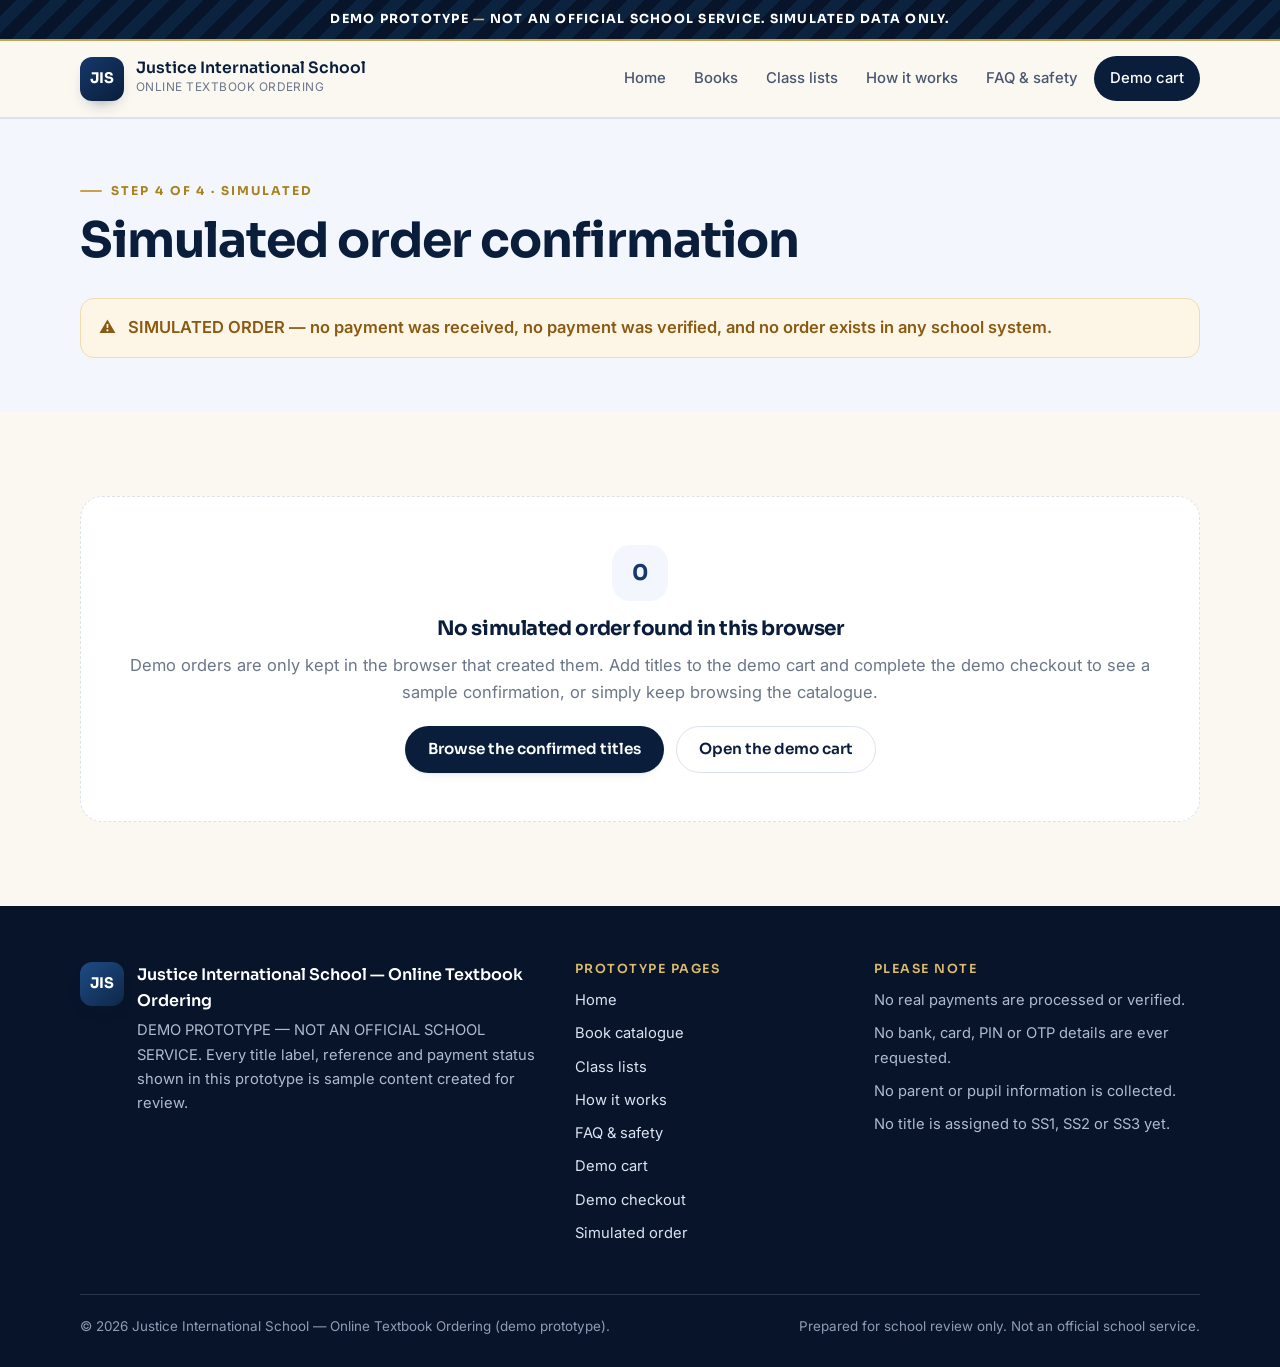
<file: order.html>
<!DOCTYPE html>
<html lang="en">
<head>
<meta charset="UTF-8" />
<meta name="viewport" content="width=device-width, initial-scale=1" />
<title>Simulated order confirmation — Justice International School (Demo Prototype)</title>
<meta name="description" content="Simulated order confirmation from the Justice International School online textbook ordering prototype. The reference is fictional, no payment has been received and no order exists in any school system." />
<meta name="robots" content="noindex, nofollow" />
<meta name="theme-color" content="#0a1e3c" />
<link rel="icon" href="assets/favicon.svg" type="image/svg+xml" />
<link rel="preconnect" href="https://fonts.googleapis.com" />
<link rel="preconnect" href="https://fonts.gstatic.com" crossorigin />
<link href="https://fonts.googleapis.com/css2?family=Sora:wght@600;700;800&family=Inter:wght@400;500;600&display=swap" rel="stylesheet" />
<link rel="stylesheet" href="assets/css/styles.css" />
</head>
<body>
<a class="skip-link" href="#main">Skip to main content</a>

<div class="demo-ribbon" role="note">
  <strong>DEMO PROTOTYPE</strong> <span>—</span> NOT AN OFFICIAL SCHOOL SERVICE. Simulated data only.
</div>

<header class="site-header" id="siteHeader">
  <div class="wrap header-inner">
    <a class="brand" href="index.html" aria-label="Justice International School online textbook ordering — home">
      <span class="brand-mark" aria-hidden="true">JIS</span>
      <span class="brand-text">
        <strong>Justice International School</strong>
        <small>Online Textbook Ordering</small>
      </span>
    </a>

    <nav class="nav" id="nav" aria-label="Main">
      <a href="index.html">Home</a>
      <a href="books.html">Books</a>
      <a href="class-lists.html">Class lists</a>
      <a href="how-it-works.html">How it works</a>
      <a href="faq.html">FAQ &amp; safety</a>
      <a class="nav-cart" href="cart.html">Demo cart <span class="cart-count" data-cart-count hidden>0</span></a>
    </nav>

    <button class="nav-toggle" id="navToggle" aria-label="Open menu" aria-expanded="false" aria-controls="nav">
      <span></span><span></span><span></span>
    </button>
  </div>
</header>

<main id="main">
  <section class="section section-tight section-alt section-line">
    <div class="wrap">
      <p class="eyebrow">Step 4 of 4 · Simulated</p>
      <h1>Simulated order confirmation</h1>
      <div class="status-banner" style="margin-top:18px">
        <span aria-hidden="true">⚠</span>
        <span>SIMULATED ORDER — no payment was received, no payment was verified, and no order exists in any school system.</span>
      </div>
    </div>
  </section>

  <section class="section" data-order-page>
    <div class="wrap">

      <!-- No simulated order in this browser -->
      <div class="empty-state" data-order-empty>
        <span class="empty-icon" aria-hidden="true">0</span>
        <h2 style="font-size:1.25rem">No simulated order found in this browser</h2>
        <p class="muted">
          Demo orders are only kept in the browser that created them. Add titles to the demo cart and complete
          the demo checkout to see a sample confirmation, or simply keep browsing the catalogue.
        </p>
        <p class="btn-row" style="margin-top:20px; justify-content:center">
          <a class="btn btn-primary" href="books.html">Browse the confirmed titles</a>
          <a class="btn btn-ghost" href="cart.html">Open the demo cart</a>
        </p>
      </div>

      <!-- Simulated order found -->
      <div data-order-filled hidden>
        <div class="ref-box">
          <p class="ref-label">Simulated demo reference</p>
          <p class="ref-value" data-order-ref>DEMO-JIS-000000</p>
          <p style="color:#c3d1e6; margin:0">
            This reference was generated inside your browser for demonstration only. It is not recognised by
            Justice International School and it is not proof of payment.
          </p>

          <dl class="ref-grid">
            <div>
              <dt>Reference type</dt>
              <dd>Fictional demo sample</dd>
            </div>
            <div>
              <dt>Sample payment status</dt>
              <dd class="status-sim" data-order-status>SIMULATED — no payment was received or verified</dd>
            </div>
            <div>
              <dt>Created (browser time)</dt>
              <dd data-order-date>—</dd>
            </div>
            <div>
              <dt>Confirmed titles</dt>
              <dd><span data-order-items>0</span> titles · <span data-order-copies>0</span> copies</dd>
            </div>
            <div>
              <dt>Demo subtotal (placeholder rate)</dt>
              <dd data-order-subtotal>₦0</dd>
            </div>
            <div>
              <dt>Amount payable</dt>
              <dd>To be confirmed by the school.</dd>
            </div>
          </dl>
        </div>

        <div class="callout callout-danger" style="margin-top:20px">
          <span class="callout-icon" aria-hidden="true">!</span>
          <div>
            <h4>What this page does not mean</h4>
            <ul class="not-list" style="margin-top:10px">
              <li>It does not mean a payment was made, received or verified.</li>
              <li>It does not mean any book has been reserved, ordered or allocated.</li>
              <li>It does not mean a price, class list or collection date has been agreed.</li>
              <li>It is not an official receipt and it must not be shown to the school as proof of purchase.</li>
            </ul>
          </div>
        </div>

        <div class="card" style="margin-top:22px">
          <h2 style="font-size:1.2rem">Simulated basket</h2>
          <ul class="checkout-list" data-order-list></ul>
          <p class="field-note">
            Totals use the ₦1,000 per copy demo placeholder rate. Real prices remain
            <strong>To be confirmed by the school.</strong>
          </p>
        </div>

        <div class="grid grid-2" style="margin-top:22px">
          <div class="card">
            <h3>Print or save this sample</h3>
            <p class="muted small">
              Useful for showing the review panel what a future confirmation screen could look like. The print
              layout includes the demo warnings.
            </p>
            <p class="btn-row no-print" style="margin-top:14px">
              <button type="button" class="btn btn-primary" data-order-print>Print / save as PDF</button>
              <a class="btn btn-ghost" href="books.html">Start a new demo order</a>
            </p>
          </div>

          <div class="card">
            <h3>Remove this simulated order</h3>
            <p class="muted small">
              Deleting it clears the sample reference from this browser. Nothing needs to be cancelled at the
              school, because nothing was ever sent.
            </p>
            <p class="btn-row no-print" style="margin-top:14px">
              <button type="button" class="btn btn-danger-ghost" data-order-clear>Remove this simulated order</button>
            </p>
          </div>
        </div>

        <div class="callout callout-info" style="margin-top:22px">
          <span class="callout-icon" aria-hidden="true">i</span>
          <div>
            <h4>What would happen in a real service</h4>
            <p>
              After school approval the service would show confirmed class lists and real prices, send the
              order to the school, and direct families to an approved payment route arranged by the school —
              never to a page collecting card or PIN details.
            </p>
            <p><a href="how-it-works.html">See the full walkthrough</a> and the <a href="faq.html">safeguards</a>.</p>
          </div>
        </div>
      </div>
    </div>
  </section>
</main>

<footer class="site-footer">
  <div class="wrap">
    <div class="footer-grid">
      <div class="footer-brand">
        <span class="brand-mark" aria-hidden="true">JIS</span>
        <div>
          <strong>Justice International School — Online Textbook Ordering</strong>
          <p>
            DEMO PROTOTYPE — NOT AN OFFICIAL SCHOOL SERVICE. Every title label, reference and payment
            status shown in this prototype is sample content created for review.
          </p>
        </div>
      </div>

      <div class="footer-col">
        <h4>Prototype pages</h4>
        <ul>
          <li><a href="index.html">Home</a></li>
          <li><a href="books.html">Book catalogue</a></li>
          <li><a href="class-lists.html">Class lists</a></li>
          <li><a href="how-it-works.html">How it works</a></li>
          <li><a href="faq.html">FAQ &amp; safety</a></li>
          <li><a href="cart.html">Demo cart</a></li>
          <li><a href="checkout.html">Demo checkout</a></li>
          <li><a href="order.html">Simulated order</a></li>
        </ul>
      </div>

      <div class="footer-col">
        <h4>Please note</h4>
        <ul>
          <li>No real payments are processed or verified.</li>
          <li>No bank, card, PIN or OTP details are ever requested.</li>
          <li>No parent or pupil information is collected.</li>
          <li>No title is assigned to SS1, SS2 or SS3 yet.</li>
        </ul>
      </div>
    </div>

    <p class="footer-legal">
      <span>&copy; <span id="year">2026</span> Justice International School — Online Textbook Ordering (demo prototype).</span>
      <span>Prepared for school review only. Not an official school service.</span>
    </p>
  </div>
</footer>

<script src="assets/js/catalogue.js" defer></script>
<script src="assets/js/cart.js" defer></script>
<script src="assets/js/site.js" defer></script>
<script src="assets/js/checkout.js" defer></script>
</body>
</html>
</file>
<file: assets/css/styles.css>
/* =====================================================================
   Justice International School — Online Textbook Ordering
   DEMO PROTOTYPE stylesheet
   Navy + gold design system, mobile-first, no dependencies.
   ===================================================================== */

/* ---------- Design tokens ---------- */
:root {
  --navy-900: #071429;
  --navy-800: #0a1e3c;
  --navy-700: #0e2748;
  --navy-600: #16386a;
  --navy-500: #1d4c86;
  --navy-100: #e7edf7;
  --navy-050: #f3f7fd;

  --gold-600: #a8821f;
  --gold-500: #c8a24a;
  --gold-400: #dcbb6b;
  --gold-100: #f7efdb;

  --cream: #fbf8f2;
  --paper: #ffffff;
  --ink: #10182b;
  --ink-soft: #4a566f;
  --ink-muted: #6b7689;
  --line: #dbe2ee;
  --line-soft: #eaeff7;

  --danger-600: #a8342b;
  --danger-050: #fdf2f0;
  --danger-line: #f0cfca;
  --warn-700: #8a5a12;
  --warn-050: #fdf6e7;
  --warn-line: #f0dcae;
  --ok-700: #17603f;
  --ok-050: #eef8f2;
  --ok-line: #c7e5d4;

  --radius-sm: 8px;
  --radius: 14px;
  --radius-lg: 22px;
  --radius-pill: 999px;

  --shadow-sm: 0 1px 2px rgba(10, 30, 60, .06), 0 6px 16px -12px rgba(10, 30, 60, .22);
  --shadow: 0 18px 40px -28px rgba(10, 30, 60, .55), 0 2px 6px rgba(10, 30, 60, .05);
  --shadow-lg: 0 30px 60px -34px rgba(10, 30, 60, .6);

  --font-display: "Sora", "Segoe UI", system-ui, -apple-system, sans-serif;
  --font-body: "Inter", system-ui, -apple-system, "Segoe UI", Roboto, sans-serif;

  --wrap: 1160px;
  --header-h: 76px;
}

/* ---------- Base ---------- */
*, *::before, *::after { box-sizing: border-box; }

html { -webkit-text-size-adjust: 100%; scroll-behavior: smooth; }

body {
  margin: 0;
  background: var(--cream);
  color: var(--ink);
  font-family: var(--font-body);
  font-size: 16.5px;
  line-height: 1.65;
  -webkit-font-smoothing: antialiased;
}

img, svg { max-width: 100%; }
img { height: auto; }

h1, h2, h3, h4 {
  font-family: var(--font-display);
  color: var(--navy-800);
  line-height: 1.16;
  letter-spacing: -.02em;
  margin: 0 0 .6em;
}

h1 { font-size: clamp(1.85rem, 5.2vw, 3.05rem); font-weight: 700; }
h2 { font-size: clamp(1.4rem, 3.4vw, 2.05rem); font-weight: 700; }
h3 { font-size: clamp(1.08rem, 2.2vw, 1.28rem); font-weight: 600; }
h4 { font-size: 1rem; font-weight: 600; }

p { margin: 0 0 1rem; }
p:last-child { margin-bottom: 0; }

a { color: var(--navy-600); text-underline-offset: 3px; }
a:hover { color: var(--gold-600); }

ul, ol { margin: 0 0 1rem; padding-left: 1.15rem; }
li { margin-bottom: .4rem; }
li:last-child { margin-bottom: 0; }

strong { font-weight: 600; color: var(--navy-800); }

hr { border: 0; border-top: 1px solid var(--line); margin: 1.6rem 0; }

:focus-visible {
  outline: 3px solid var(--gold-500);
  outline-offset: 2px;
  border-radius: 4px;
}

.wrap {
  width: 100%;
  max-width: var(--wrap);
  margin-inline: auto;
  padding-inline: 20px;
}

.skip-link {
  position: absolute;
  left: -9999px;
  top: 0;
  z-index: 200;
  background: var(--navy-800);
  color: #fff;
  padding: 12px 18px;
  border-radius: 0 0 var(--radius-sm) 0;
  font-weight: 600;
  text-decoration: none;
}
.skip-link:focus { left: 0; color: #fff; }

.sr-only {
  position: absolute;
  width: 1px; height: 1px;
  padding: 0; margin: -1px;
  overflow: hidden;
  clip: rect(0 0 0 0);
  white-space: nowrap;
  border: 0;
}

.muted { color: var(--ink-muted); }
.small { font-size: .875rem; }
.center { text-align: center; }
.nowrap { white-space: nowrap; }

/* ---------- Demo ribbon ---------- */
.demo-ribbon {
  background: repeating-linear-gradient(135deg, var(--navy-900) 0 12px, #0c2340 12px 24px);
  color: #fff;
  border-bottom: 2px solid var(--gold-500);
  font-family: var(--font-display);
  font-size: .78rem;
  font-weight: 700;
  letter-spacing: .1em;
  text-transform: uppercase;
  text-align: center;
  padding: 9px 16px;
}
.demo-ribbon span { color: var(--gold-400); }
.demo-ribbon strong { color: #fff; font-weight: 700; }

/* ---------- Header ---------- */
.site-header {
  position: sticky;
  top: 0;
  z-index: 60;
  background: rgba(251, 248, 242, .94);
  backdrop-filter: blur(10px);
  border-bottom: 1px solid var(--line);
}
.site-header.is-scrolled { box-shadow: var(--shadow-sm); }

.header-inner {
  display: flex;
  align-items: center;
  gap: 14px;
  min-height: var(--header-h);
}

.brand {
  display: flex;
  align-items: center;
  gap: 12px;
  text-decoration: none;
  margin-right: auto;
  min-width: 0;
}
.brand-mark {
  flex: none;
  display: grid;
  place-items: center;
  width: 44px; height: 44px;
  border-radius: 12px;
  background: linear-gradient(140deg, var(--navy-600), var(--navy-800));
  color: #fff;
  font-family: var(--font-display);
  font-weight: 700;
  font-size: .92rem;
  letter-spacing: .02em;
  box-shadow: 0 8px 18px -12px rgba(10, 30, 60, .9);
}
.brand-text { display: flex; flex-direction: column; min-width: 0; }
.brand-text strong {
  font-family: var(--font-display);
  font-size: .98rem;
  line-height: 1.2;
  color: var(--navy-800);
}
.brand-text small {
  font-size: .74rem;
  color: var(--ink-muted);
  letter-spacing: .04em;
  text-transform: uppercase;
}

.nav {
  display: flex;
  align-items: center;
  gap: 4px;
}
.nav a {
  font-size: .93rem;
  font-weight: 500;
  color: var(--ink-soft);
  text-decoration: none;
  padding: 10px 12px;
  border-radius: var(--radius-pill);
  white-space: nowrap;
}
.nav a:hover { color: var(--navy-800); background: var(--navy-050); }
.nav a[aria-current="page"] { color: var(--navy-800); font-weight: 600; background: var(--gold-100); }

.nav-cart {
  display: inline-flex;
  align-items: center;
  gap: 8px;
  background: var(--navy-800);
  color: #fff !important;
  font-weight: 600;
  padding: 10px 16px !important;
}
.nav-cart:hover { background: var(--navy-600); color: #fff !important; }
.nav-cart .cart-count {
  display: inline-grid;
  place-items: center;
  min-width: 22px;
  height: 22px;
  padding: 0 6px;
  border-radius: var(--radius-pill);
  background: var(--gold-500);
  color: var(--navy-900);
  font-size: .78rem;
  font-weight: 700;
}

.nav-toggle {
  display: none;
  flex-direction: column;
  justify-content: center;
  gap: 5px;
  width: 46px; height: 46px;
  padding: 0 12px;
  background: #fff;
  border: 1px solid var(--line);
  border-radius: 12px;
  cursor: pointer;
}
.nav-toggle span {
  display: block;
  height: 2px;
  background: var(--navy-800);
  border-radius: 2px;
}
.nav-toggle[aria-expanded="true"] span:nth-child(1) { transform: translateY(7px) rotate(45deg); }
.nav-toggle[aria-expanded="true"] span:nth-child(2) { opacity: 0; }
.nav-toggle[aria-expanded="true"] span:nth-child(3) { transform: translateY(-7px) rotate(-45deg); }

/* ---------- Buttons ---------- */
.btn {
  display: inline-flex;
  align-items: center;
  justify-content: center;
  gap: 9px;
  font-family: var(--font-display);
  font-size: .95rem;
  font-weight: 600;
  line-height: 1.2;
  padding: 13px 22px;
  border-radius: var(--radius-pill);
  border: 1.5px solid transparent;
  text-decoration: none;
  cursor: pointer;
  transition: transform .18s ease, background-color .18s ease, color .18s ease, border-color .18s ease;
}
.btn:hover { transform: translateY(-1px); }
.btn:active { transform: translateY(0); }

.btn-primary { background: var(--navy-800); color: #fff; box-shadow: var(--shadow-sm); }
.btn-primary:hover { background: var(--navy-600); color: #fff; }

.btn-gold { background: var(--gold-500); color: var(--navy-900); box-shadow: var(--shadow-sm); }
.btn-gold:hover { background: var(--gold-400); color: var(--navy-900); }

.btn-ghost { background: #fff; color: var(--navy-800); border-color: var(--line); }
.btn-ghost:hover { border-color: var(--navy-500); color: var(--navy-800); background: #fff; }

.btn-danger-ghost { background: #fff; color: var(--danger-600); border-color: var(--danger-line); }
.btn-danger-ghost:hover { background: var(--danger-050); color: var(--danger-600); }

.btn-sm { padding: 9px 16px; font-size: .855rem; }
.btn-lg { padding: 16px 30px; font-size: 1.02rem; }
.btn-block { width: 100%; }

.btn[disabled], .btn[aria-disabled="true"] {
  opacity: .5;
  cursor: not-allowed;
  transform: none;
}

.btn-row {
  display: flex;
  flex-wrap: wrap;
  gap: 12px;
  align-items: center;
}

/* ---------- Text link with arrow ---------- */
.link-arrow {
  display: inline-flex;
  align-items: center;
  gap: 7px;
  font-family: var(--font-display);
  font-weight: 600;
  font-size: .92rem;
  color: var(--navy-600);
  text-decoration: none;
}
.link-arrow:hover { color: var(--gold-600); }

/* ---------- Sections ---------- */
.section { padding: clamp(48px, 7vw, 84px) 0; }
.section-tight { padding: clamp(34px, 5vw, 54px) 0; }
.section-dark { background: var(--navy-800); color: #dfe7f3; }
.section-dark h1, .section-dark h2, .section-dark h3, .section-dark h4 { color: #fff; }
.section-dark strong { color: #fff; }
.section-dark a { color: var(--gold-400); }
.section-dark .muted { color: #a9b8cf; }
.section-alt { background: var(--navy-050); }
.section-line { border-top: 1px solid var(--line); }

.section-head { max-width: 760px; margin-bottom: clamp(26px, 4vw, 42px); }
.section-head.center { margin-inline: auto; }

.eyebrow {
  display: inline-flex;
  align-items: center;
  gap: 9px;
  font-family: var(--font-display);
  font-size: .76rem;
  font-weight: 700;
  letter-spacing: .16em;
  text-transform: uppercase;
  color: var(--gold-600);
  margin: 0 0 12px;
}
.eyebrow::before {
  content: "";
  width: 22px;
  height: 2px;
  background: var(--gold-500);
  border-radius: 2px;
}
.section-dark .eyebrow { color: var(--gold-400); }

/* ---------- Hero ---------- */
.hero {
  position: relative;
  overflow: hidden;
  background:
    radial-gradient(120% 100% at 88% -10%, rgba(200, 162, 74, .22), transparent 58%),
    linear-gradient(160deg, var(--navy-800) 0%, var(--navy-900) 100%);
  color: #e6edf8;
  padding: clamp(42px, 7vw, 76px) 0 clamp(46px, 7vw, 80px);
}
.hero::after {
  content: "";
  position: absolute;
  inset: 0;
  background-image:
    repeating-linear-gradient(90deg, rgba(255, 255, 255, .05) 0 1px, transparent 1px 74px),
    repeating-linear-gradient(0deg, rgba(255, 255, 255, .05) 0 1px, transparent 1px 74px);
  opacity: .5;
  pointer-events: none;
}
.hero .wrap { position: relative; z-index: 2; }
.hero h1 { color: #fff; max-width: 22ch; }
.hero h1 .accent { color: var(--gold-400); display: block; }
.hero-copy {
  max-width: 62ch;
  font-size: clamp(1rem, 1.6vw, 1.1rem);
  color: #cbd8ea;
}
.hero-copy strong { color: #fff; }

.hero-grid {
  display: grid;
  grid-template-columns: minmax(0, 1.15fr) minmax(0, .85fr);
  gap: clamp(26px, 4vw, 52px);
  align-items: start;
}

.status-strip {
  display: grid;
  grid-template-columns: repeat(2, minmax(0, 1fr));
  gap: 12px;
  margin-top: 26px;
}
.status-strip .status-item {
  background: rgba(255, 255, 255, .07);
  border: 1px solid rgba(255, 255, 255, .16);
  border-radius: var(--radius);
  padding: 14px 16px;
}
.status-item .status-num {
  display: block;
  font-family: var(--font-display);
  font-size: 1.5rem;
  font-weight: 700;
  color: var(--gold-400);
  line-height: 1.1;
}
.status-item .status-label {
  display: block;
  font-size: .82rem;
  color: #c3d1e6;
  margin-top: 4px;
}

/* ---------- Callouts ---------- */
.callout {
  border-radius: var(--radius);
  padding: 16px 18px;
  border: 1px solid var(--line);
  background: #fff;
  display: flex;
  gap: 13px;
  align-items: flex-start;
}
.callout .callout-icon {
  flex: none;
  width: 26px; height: 26px;
  border-radius: 50%;
  display: grid;
  place-items: center;
  font-weight: 700;
  font-size: .9rem;
  font-family: var(--font-display);
}
.callout h3, .callout h4 { margin: 0 0 .3rem; font-size: 1rem; }
.callout p { margin: 0; font-size: .92rem; }
.callout p + p { margin-top: .5rem; }

.callout-warn { background: var(--warn-050); border-color: var(--warn-line); }
.callout-warn .callout-icon { background: var(--warn-700); color: #fff; }
.callout-warn h3, .callout-warn h4 { color: var(--warn-700); }

.callout-danger { background: var(--danger-050); border-color: var(--danger-line); }
.callout-danger .callout-icon { background: var(--danger-600); color: #fff; }
.callout-danger h3, .callout-danger h4 { color: var(--danger-600); }

.callout-info { background: var(--navy-050); border-color: var(--navy-100); }
.callout-info .callout-icon { background: var(--navy-600); color: #fff; }
.callout-info h3, .callout-info h4 { color: var(--navy-800); }

.callout-ok { background: var(--ok-050); border-color: var(--ok-line); }
.callout-ok .callout-icon { background: var(--ok-700); color: #fff; }
.callout-ok h3, .callout-ok h4 { color: var(--ok-700); }

.section-dark .callout {
  background: rgba(255, 255, 255, .06);
  border-color: rgba(255, 255, 255, .2);
}
.section-dark .callout p, .section-dark .callout li { color: #d3dded; }
.section-dark .callout-info h3, .section-dark .callout-info h4,
.section-dark .callout-warn h3, .section-dark .callout-warn h4 { color: var(--gold-400); }

/* ---------- Tags & pills ---------- */
.tag {
  display: inline-flex;
  align-items: center;
  gap: 6px;
  font-family: var(--font-display);
  font-size: .7rem;
  font-weight: 700;
  letter-spacing: .09em;
  text-transform: uppercase;
  padding: 5px 11px;
  border-radius: var(--radius-pill);
  background: var(--navy-100);
  color: var(--navy-600);
  border: 1px solid transparent;
}
.tag-gold { background: var(--gold-100); color: var(--gold-600); }
.tag-demo { background: var(--danger-050); color: var(--danger-600); border-color: var(--danger-line); }
.tag-sim { background: var(--warn-050); color: var(--warn-700); border-color: var(--warn-line); }
.tag-ok { background: var(--ok-050); color: var(--ok-700); border-color: var(--ok-line); }
.tag-outline { background: #fff; color: var(--navy-600); border-color: var(--line); }
.section-dark .tag-outline { background: rgba(255,255,255,.08); color: #e6edf8; border-color: rgba(255,255,255,.22); }

.pill-list { display: flex; flex-wrap: wrap; gap: 8px; }

/* ---------- Cards & grids ---------- */
.card {
  background: var(--paper);
  border: 1px solid var(--line);
  border-radius: var(--radius-lg);
  padding: clamp(18px, 2.6vw, 26px);
  box-shadow: var(--shadow-sm);
}

.grid { display: grid; gap: clamp(16px, 2.4vw, 24px); }
.grid-2 { grid-template-columns: repeat(2, minmax(0, 1fr)); }
.grid-3 { grid-template-columns: repeat(3, minmax(0, 1fr)); }
.grid-4 { grid-template-columns: repeat(4, minmax(0, 1fr)); }

.split {
  display: grid;
  grid-template-columns: minmax(0, 1.35fr) minmax(0, .65fr);
  gap: clamp(20px, 3vw, 34px);
  align-items: start;
}

/* ---------- Steps ---------- */
.steps { list-style: none; margin: 0; padding: 0; display: grid; gap: 16px; grid-template-columns: repeat(4, minmax(0, 1fr)); counter-reset: step; }
.step {
  background: #fff;
  border: 1px solid var(--line);
  border-radius: var(--radius);
  padding: 20px;
  position: relative;
}
.step-num {
  display: inline-grid;
  place-items: center;
  width: 32px; height: 32px;
  border-radius: 10px;
  background: var(--navy-800);
  color: var(--gold-400);
  font-family: var(--font-display);
  font-weight: 700;
  font-size: .85rem;
  margin-bottom: 12px;
}
.step h3 { font-size: 1.02rem; margin-bottom: .35rem; }
.step p { font-size: .9rem; color: var(--ink-soft); margin: 0 0 .6rem; }
.step .tag { font-size: .66rem; }

/* ---------- Class list cards ---------- */
.class-card { text-align: left; }
.class-card .class-code {
  font-family: var(--font-display);
  font-size: 1.6rem;
  font-weight: 700;
  color: var(--navy-800);
  margin: 0 0 2px;
}
.class-card .class-sub { font-size: .82rem; color: var(--ink-muted); text-transform: uppercase; letter-spacing: .08em; }
.class-card .unconfirmed {
  margin-top: 12px;
  padding: 12px 14px;
  border-radius: var(--radius-sm);
  background: var(--warn-050);
  border: 1px dashed var(--warn-line);
  color: var(--warn-700);
  font-weight: 600;
  font-size: .9rem;
}

/* ---------- Book cards ---------- */
.filter-bar {
  background: #fff;
  border: 1px solid var(--line);
  border-radius: var(--radius-lg);
  padding: clamp(16px, 2.4vw, 22px);
  box-shadow: var(--shadow-sm);
  margin-bottom: clamp(20px, 3vw, 30px);
}
.filter-row { display: flex; flex-wrap: wrap; gap: 14px; align-items: flex-end; }
.field { display: flex; flex-direction: column; gap: 6px; min-width: 0; }
.field-grow { flex: 1 1 260px; }
.field label {
  font-size: .78rem;
  font-weight: 600;
  letter-spacing: .06em;
  text-transform: uppercase;
  color: var(--ink-muted);
}
.input, .select {
  font-family: var(--font-body);
  font-size: 1rem;
  color: var(--ink);
  background: #fff;
  border: 1.5px solid var(--line);
  border-radius: var(--radius-sm);
  padding: 11px 13px;
  width: 100%;
  min-width: 0;
}
.input:focus, .select:focus { border-color: var(--navy-500); outline-offset: 0; }

.chip-row { display: flex; flex-wrap: wrap; gap: 8px; }
.chip {
  font-family: var(--font-display);
  font-size: .84rem;
  font-weight: 600;
  color: var(--ink-soft);
  background: #fff;
  border: 1.5px solid var(--line);
  border-radius: var(--radius-pill);
  padding: 8px 15px;
  cursor: pointer;
}
.chip:hover { border-color: var(--navy-500); color: var(--navy-800); }
.chip[aria-pressed="true"] {
  background: var(--navy-800);
  border-color: var(--navy-800);
  color: #fff;
}

.filter-meta {
  display: flex;
  flex-wrap: wrap;
  gap: 10px 16px;
  align-items: center;
  justify-content: space-between;
  margin-top: 16px;
  padding-top: 14px;
  border-top: 1px solid var(--line-soft);
  font-size: .9rem;
  color: var(--ink-soft);
}

.book-grid {
  display: grid;
  grid-template-columns: repeat(3, minmax(0, 1fr));
  gap: clamp(16px, 2.4vw, 24px);
}

.book-card {
  display: flex;
  flex-direction: column;
  background: #fff;
  border: 1px solid var(--line);
  border-radius: var(--radius-lg);
  overflow: hidden;
  box-shadow: var(--shadow-sm);
  scroll-margin-top: 130px;
}
.book-card:target { border-color: var(--gold-500); box-shadow: 0 0 0 3px var(--gold-100), var(--shadow); }

.book-media {
  background: linear-gradient(150deg, var(--navy-700), var(--navy-900));
  padding: 18px;
  display: flex;
  justify-content: center;
}
.book-media img {
  width: 150px;
  border-radius: 8px;
  box-shadow: 0 20px 34px -20px rgba(0, 0, 0, .8);
}

.book-body { padding: 18px 20px 20px; display: flex; flex-direction: column; flex: 1; }
.book-series { margin-bottom: 10px; }
.book-title { font-size: 1.12rem; margin: 0 0 .5rem; }
.book-summary { font-size: .9rem; color: var(--ink-soft); }

.facts {
  margin: 16px 0 18px;
  padding: 0;
  list-style: none;
  border-top: 1px solid var(--line-soft);
}
.facts li {
  display: flex;
  justify-content: space-between;
  gap: 12px;
  padding: 9px 0;
  border-bottom: 1px solid var(--line-soft);
  font-size: .875rem;
  margin: 0;
}
.facts .fact-label { color: var(--ink-muted); flex: none; }
.facts .fact-value { text-align: right; color: var(--navy-800); font-weight: 600; }
.facts .fact-value.pending { color: var(--warn-700); font-weight: 600; }

.book-actions { margin-top: auto; display: flex; flex-direction: column; gap: 10px; }
.book-actions .in-order {
  font-size: .84rem;
  color: var(--ok-700);
  background: var(--ok-050);
  border: 1px solid var(--ok-line);
  border-radius: var(--radius-sm);
  padding: 8px 11px;
  text-align: center;
}

.empty-state {
  text-align: center;
  background: #fff;
  border: 1px dashed var(--line);
  border-radius: var(--radius-lg);
  padding: clamp(30px, 5vw, 48px) 24px;
}
.empty-state .empty-icon {
  display: grid;
  place-items: center;
  width: 56px; height: 56px;
  margin: 0 auto 16px;
  border-radius: 18px;
  background: var(--navy-050);
  color: var(--navy-600);
  font-family: var(--font-display);
  font-weight: 700;
  font-size: 1.35rem;
}
[hidden] { display: none !important; }

/* ---------- Compact title links (home page) ---------- */
.title-card {
  display: flex;
  flex-direction: column;
  gap: 7px;
  background: #fff;
  border: 1px solid var(--line);
  border-radius: var(--radius);
  padding: 18px;
  text-decoration: none;
  box-shadow: var(--shadow-sm);
  transition: transform .18s ease, border-color .18s ease, box-shadow .18s ease;
}
.title-card:hover {
  transform: translateY(-2px);
  border-color: var(--gold-500);
  box-shadow: var(--shadow);
}
.title-card strong { font-family: var(--font-display); font-size: 1.02rem; line-height: 1.3; color: var(--navy-800); }
.title-card .tag { align-self: flex-start; }

/* ---------- Data table ---------- */
.table-wrap {
  overflow-x: auto;
  border: 1px solid var(--line);
  border-radius: var(--radius);
  background: #fff;
  box-shadow: var(--shadow-sm);
}
table.data {
  width: 100%;
  min-width: 560px;
  border-collapse: collapse;
  font-size: .92rem;
}
table.data th, table.data td {
  text-align: left;
  padding: 13px 16px;
  border-bottom: 1px solid var(--line-soft);
  vertical-align: top;
}
table.data th {
  background: var(--navy-050);
  font-family: var(--font-display);
  font-size: .76rem;
  font-weight: 700;
  letter-spacing: .09em;
  text-transform: uppercase;
  color: var(--navy-600);
  white-space: nowrap;
}
table.data tbody tr:last-child td { border-bottom: 0; }
table.data td strong { display: block; }
table.data .cell-pending { color: var(--warn-700); font-weight: 600; }
table.data .cell-sim { color: var(--gold-600); font-weight: 600; }

/* ---------- Cart ---------- */
.cart-list { display: grid; gap: 14px; }

.cart-row {
  display: grid;
  grid-template-columns: 74px minmax(0, 1fr) auto;
  gap: 16px;
  align-items: start;
  background: #fff;
  border: 1px solid var(--line);
  border-radius: var(--radius);
  padding: 16px;
  box-shadow: var(--shadow-sm);
}
.cart-row .row-thumb {
  width: 74px;
  border-radius: 6px;
  background: var(--navy-800);
  box-shadow: 0 10px 18px -12px rgba(10, 30, 60, .8);
}
.cart-row h3 { font-size: 1.02rem; margin: 0 0 4px; }
.cart-row .row-meta { font-size: .82rem; color: var(--ink-muted); }
.cart-row .row-rate { font-size: .82rem; color: var(--ink-soft); margin-top: 8px; }
.cart-row .row-line-total {
  font-family: var(--font-display);
  font-weight: 700;
  color: var(--navy-800);
  font-size: 1rem;
  text-align: right;
  white-space: nowrap;
}
.cart-row .row-controls {
  display: flex;
  flex-wrap: wrap;
  align-items: center;
  gap: 12px;
  margin-top: 12px;
}

.qty {
  display: inline-flex;
  align-items: center;
  border: 1.5px solid var(--line);
  border-radius: var(--radius-pill);
  background: #fff;
  overflow: hidden;
}
.qty button {
  width: 40px; height: 42px;
  border: 0;
  background: transparent;
  color: var(--navy-800);
  font-size: 1.2rem;
  font-family: var(--font-display);
  cursor: pointer;
  line-height: 1;
}
.qty button:hover { background: var(--navy-050); }
.qty input {
  width: 52px;
  height: 42px;
  border: 0;
  border-inline: 1px solid var(--line-soft);
  text-align: center;
  font-family: var(--font-display);
  font-weight: 600;
  font-size: 1rem;
  color: var(--navy-800);
  background: #fff;
  -moz-appearance: textfield;
}
.qty input::-webkit-outer-spin-button,
.qty input::-webkit-inner-spin-button { -webkit-appearance: none; margin: 0; }

.remove-link {
  background: none;
  border: 0;
  padding: 6px 0;
  font-family: var(--font-body);
  font-size: .86rem;
  font-weight: 600;
  color: var(--danger-600);
  cursor: pointer;
  text-decoration: underline;
  text-underline-offset: 3px;
}
.remove-link:hover { color: #7d2019; }

.summary-card {
  background: #fff;
  border: 1px solid var(--line);
  border-radius: var(--radius-lg);
  padding: clamp(18px, 2.6vw, 26px);
  box-shadow: var(--shadow-sm);
  position: sticky;
  top: calc(var(--header-h) + 16px);
}
.summary-list { list-style: none; margin: 0 0 18px; padding: 0; }
.summary-list li {
  display: flex;
  justify-content: space-between;
  gap: 14px;
  padding: 10px 0;
  border-bottom: 1px solid var(--line-soft);
  font-size: .94rem;
  margin: 0;
}
.summary-list li:last-child { border-bottom: 0; }
.summary-list .sum-total {
  border-top: 2px solid var(--navy-800);
  border-bottom: 0;
  margin-top: 4px;
  padding-top: 14px;
  font-family: var(--font-display);
  font-weight: 700;
  font-size: 1.12rem;
  color: var(--navy-800);
}
.summary-list .pending-value { color: var(--warn-700); font-weight: 600; text-align: right; }

/* ---------- Checkout ---------- */
.checkout-list { list-style: none; margin: 0 0 18px; padding: 0; }
.checkout-list li {
  display: grid;
  grid-template-columns: minmax(0, 1fr) auto;
  gap: 6px 18px;
  padding: 14px 0;
  border-bottom: 1px solid var(--line-soft);
  margin: 0;
}
.checkout-list li:last-child { border-bottom: 0; }
.checkout-list .co-main { min-width: 0; display: flex; flex-direction: column; gap: 3px; }
.checkout-list .co-title { font-weight: 600; color: var(--navy-800); }
.checkout-list .co-meta { font-size: .82rem; color: var(--ink-muted); }
.checkout-list .co-meta.pending { color: var(--warn-700); font-weight: 600; }
.checkout-list .co-amount {
  grid-column: 2;
  grid-row: 1;
  font-family: var(--font-display);
  font-weight: 700;
  color: var(--navy-800);
  white-space: nowrap;
}

.ack {
  display: flex;
  gap: 12px;
  align-items: flex-start;
  background: var(--warn-050);
  border: 1px solid var(--warn-line);
  border-radius: var(--radius);
  padding: 16px;
}
.ack input[type="checkbox"] {
  flex: none;
  width: 22px; height: 22px;
  margin: 2px 0 0;
  accent-color: var(--navy-700);
  cursor: pointer;
}
.ack label { font-size: .93rem; cursor: pointer; }
.ack strong { color: var(--warn-700); }

.field-note { font-size: .82rem; color: var(--ink-muted); margin: 0; }

.not-list { list-style: none; padding: 0; margin: 0; }
.not-list li {
  position: relative;
  padding-left: 26px;
  margin-bottom: 10px;
  font-size: .93rem;
}
.not-list li::before {
  content: "×";
  position: absolute;
  left: 0;
  top: -1px;
  width: 17px; height: 17px;
  border-radius: 50%;
  background: var(--danger-050);
  color: var(--danger-600);
  border: 1px solid var(--danger-line);
  font-weight: 700;
  font-size: .72rem;
  display: grid;
  place-items: center;
  line-height: 1;
}
.tick-list { list-style: none; padding: 0; margin: 0; }
.tick-list li {
  position: relative;
  padding-left: 26px;
  margin-bottom: 10px;
  font-size: .93rem;
}
.tick-list li::before {
  content: "✓";
  position: absolute;
  left: 0;
  top: -1px;
  width: 17px; height: 17px;
  border-radius: 50%;
  background: var(--ok-050);
  color: var(--ok-700);
  border: 1px solid var(--ok-line);
  font-weight: 700;
  font-size: .72rem;
  display: grid;
  place-items: center;
  line-height: 1;
}

/* ---------- Order confirmation ---------- */
.ref-box {
  background: var(--navy-800);
  color: #fff;
  border-radius: var(--radius-lg);
  padding: clamp(20px, 3vw, 30px);
  border: 1px solid var(--navy-600);
}
.ref-box .ref-label {
  font-size: .76rem;
  letter-spacing: .14em;
  text-transform: uppercase;
  color: var(--gold-400);
  font-weight: 700;
  margin: 0 0 6px;
}
.ref-box .ref-value {
  font-family: var(--font-display);
  font-size: clamp(1.35rem, 4vw, 1.95rem);
  font-weight: 700;
  letter-spacing: .04em;
  margin: 0 0 14px;
  word-break: break-all;
}
.ref-grid {
  display: grid;
  grid-template-columns: repeat(2, minmax(0, 1fr));
  gap: 14px 22px;
  margin-top: 18px;
  padding-top: 18px;
  border-top: 1px solid rgba(255, 255, 255, .18);
}
.ref-grid dt { font-size: .74rem; letter-spacing: .1em; text-transform: uppercase; color: #9fb2cd; margin-bottom: 3px; }
.ref-grid dd { margin: 0; font-weight: 600; }
.ref-grid .status-sim { color: var(--gold-400); }

.status-banner {
  display: flex;
  flex-wrap: wrap;
  align-items: center;
  gap: 12px;
  border-radius: var(--radius);
  padding: 15px 18px;
  border: 1px solid var(--warn-line);
  background: var(--warn-050);
  color: var(--warn-700);
  font-weight: 600;
}

/* ---------- FAQ ---------- */
.faq { display: grid; gap: 12px; }
.faq details {
  background: #fff;
  border: 1px solid var(--line);
  border-radius: var(--radius);
  padding: 4px 18px;
  box-shadow: var(--shadow-sm);
}
.faq details[open] { border-color: var(--navy-100); }
.faq summary {
  cursor: pointer;
  padding: 15px 0;
  font-family: var(--font-display);
  font-weight: 600;
  font-size: 1rem;
  color: var(--navy-800);
  list-style: none;
  display: flex;
  gap: 12px;
  align-items: flex-start;
  justify-content: space-between;
}
.faq summary::-webkit-details-marker { display: none; }
.faq summary::after {
  content: "+";
  flex: none;
  font-size: 1.3rem;
  line-height: 1;
  color: var(--gold-600);
  font-weight: 700;
}
.faq details[open] summary::after { content: "–"; }
.faq .faq-answer { padding: 0 0 16px; font-size: .94rem; color: var(--ink-soft); }
.faq .faq-answer p { margin-bottom: .7rem; }

/* ---------- Footer ---------- */
.site-footer {
  background: var(--navy-900);
  color: #aebbd0;
  padding: clamp(36px, 5vw, 56px) 0 30px;
  font-size: .92rem;
}
.site-footer a { color: #dbe4f2; text-decoration: none; }
.site-footer a:hover { color: var(--gold-400); }
.footer-grid {
  display: grid;
  grid-template-columns: minmax(0, 1.4fr) minmax(0, .8fr) minmax(0, 1fr);
  gap: clamp(22px, 3vw, 40px);
}
.footer-brand { display: flex; gap: 13px; align-items: flex-start; }
.footer-brand .brand-mark { background: linear-gradient(140deg, var(--navy-500), var(--navy-700)); }
.footer-brand strong {
  display: block;
  font-family: var(--font-display);
  color: #fff;
  font-size: 1rem;
  margin-bottom: 4px;
}
.footer-col h4 {
  color: var(--gold-400);
  font-size: .78rem;
  letter-spacing: .12em;
  text-transform: uppercase;
  margin-bottom: 12px;
}
.footer-col ul { list-style: none; margin: 0; padding: 0; }
.footer-col li { margin-bottom: 9px; }
.footer-legal {
  margin-top: clamp(26px, 4vw, 40px);
  padding-top: 20px;
  border-top: 1px solid rgba(255, 255, 255, .14);
  display: flex;
  flex-wrap: wrap;
  gap: 10px 22px;
  justify-content: space-between;
  font-size: .84rem;
  color: #8f9db4;
}

/* ---------- Toast ---------- */
.toast {
  position: fixed;
  left: 50%;
  bottom: 22px;
  transform: translate(-50%, 140%);
  z-index: 120;
  display: flex;
  flex-wrap: wrap;
  align-items: center;
  gap: 6px 12px;
  width: max-content;
  max-width: min(560px, calc(100vw - 28px));
  background: var(--navy-800);
  color: #fff;
  border: 1px solid var(--navy-600);
  border-radius: var(--radius);
  padding: 13px 18px;
  box-shadow: var(--shadow-lg);
  font-size: .9rem;
  line-height: 1.45;
  transition: transform .28s ease, opacity .28s ease;
  opacity: 0;
}
.toast.is-visible { transform: translate(-50%, 0); opacity: 1; }
.toast .toast-icon { color: var(--gold-400); font-weight: 700; flex: none; }
.toast .toast-text { flex: 1 1 190px; min-width: 0; }
.toast a { color: var(--gold-400); font-weight: 600; flex: none; }

/* ---------- Utility bar (mobile sticky cart) ---------- */
.mobile-cart-bar {
  display: none;
  position: sticky;
  bottom: 0;
  z-index: 50;
  background: #fff;
  border-top: 1px solid var(--line);
  box-shadow: 0 -12px 30px -22px rgba(10, 30, 60, .7);
  padding: 12px 16px;
  gap: 12px;
  align-items: center;
  justify-content: space-between;
}
.mobile-cart-bar .mcb-text { font-size: .8rem; line-height: 1.35; color: var(--ink-soft); min-width: 0; }
.mobile-cart-bar .mcb-text strong { display: block; font-family: var(--font-display); font-size: .9rem; color: var(--navy-800); }
.mobile-cart-bar .btn { flex: none; width: auto; }

/* ---------- Reveal on scroll ---------- */
[data-reveal] { opacity: 0; transform: translateY(14px); transition: opacity .5s ease, transform .5s ease; }
[data-reveal].is-visible { opacity: 1; transform: none; }

/* ---------- Responsive ---------- */
@media (max-width: 1040px) {
  .grid-4 { grid-template-columns: repeat(2, minmax(0, 1fr)); }
  .steps { grid-template-columns: repeat(2, minmax(0, 1fr)); }
  .book-grid { grid-template-columns: repeat(2, minmax(0, 1fr)); }
  .footer-grid { grid-template-columns: repeat(2, minmax(0, 1fr)); }
  .footer-grid .footer-col:last-child { grid-column: 1 / -1; }
}

@media (max-width: 900px) {
  :root { --header-h: 68px; }

  .nav-toggle { display: flex; }

  .nav {
    position: absolute;
    top: 100%;
    left: 0;
    right: 0;
    display: none;
    flex-direction: column;
    align-items: stretch;
    gap: 2px;
    background: var(--cream);
    border-bottom: 1px solid var(--line);
    padding: 12px 20px 20px;
    box-shadow: var(--shadow);
  }
  .nav.is-open { display: flex; }
  .nav a { padding: 13px 14px; border-radius: 12px; font-size: .98rem; }
  .nav-cart { justify-content: space-between; margin-top: 6px; }

  .hero-grid { grid-template-columns: minmax(0, 1fr); }
  .split { grid-template-columns: minmax(0, 1fr); }
  .summary-card { position: static; }
  .grid-3 { grid-template-columns: repeat(2, minmax(0, 1fr)); }
}

@media (max-width: 700px) {
  body { font-size: 16px; }

  /* the three class cards read as one labelled group on phones */
  .grid.grid-3.stacked {
    grid-template-columns: minmax(0, 1fr);
    gap: 0;
    background: var(--paper);
    border: 1px solid var(--line);
    border-radius: var(--radius-lg);
    overflow: hidden;
    box-shadow: var(--shadow-sm);
  }
  .grid.grid-3.stacked .card {
    border: 0;
    border-bottom: 1px solid var(--line-soft);
    border-radius: 0;
    box-shadow: none;
  }
  .grid.grid-3.stacked .card:last-child { border-bottom: 0; }
  .demo-ribbon { font-size: .68rem; letter-spacing: .07em; padding: 8px 12px; }
  .grid-2, .grid-3 { grid-template-columns: minmax(0, 1fr); }
  .book-grid { grid-template-columns: minmax(0, 1fr); }
  .footer-grid { grid-template-columns: minmax(0, 1fr); }
  .ref-grid { grid-template-columns: minmax(0, 1fr); }

  .cart-row { grid-template-columns: 56px minmax(0, 1fr); }
  .cart-row .row-thumb { width: 56px; }
  .cart-row .row-total-cell { grid-column: 1 / -1; display: flex; justify-content: space-between; align-items: center; gap: 10px; padding-top: 10px; border-top: 1px solid var(--line-soft); }
  .cart-row .row-line-total { text-align: left; }

  .checkout-list li { grid-template-columns: minmax(0, 1fr); gap: 4px; }
  .checkout-list .co-amount { grid-column: 1; grid-row: auto; order: -1; }

  .book-media img { width: 124px; }
  .facts li { flex-direction: column; gap: 2px; }
  .facts .fact-value { text-align: left; }
  .btn { width: 100%; }
  .btn-row { flex-direction: column; align-items: stretch; }
  .btn-row .btn { width: 100%; }
  .mobile-cart-bar { display: flex; }
}

@media (max-width: 400px) {
  .status-strip { grid-template-columns: minmax(0, 1fr); }
  .brand-text small { display: none; }
}

/* ---------- Motion preferences ---------- */
@media (prefers-reduced-motion: reduce) {
  html { scroll-behavior: auto; }
  *, *::before, *::after {
    animation-duration: .001ms !important;
    animation-iteration-count: 1 !important;
    transition-duration: .001ms !important;
  }
  [data-reveal] { opacity: 1; transform: none; }
}

/* ---------- Print (demo order summary) ---------- */
@media print {
  .site-header, .demo-ribbon, .site-footer, .toast, .mobile-cart-bar,
  .btn, .nav-toggle, .no-print { display: none !important; }
  body { background: #fff; font-size: 12pt; }
  a { color: #000; text-decoration: none; }
  .card, .summary-card, .ref-box { box-shadow: none; border: 1px solid #999; }
  .ref-box { background: #fff; color: #000; }
  .ref-box .ref-label, .ref-box .ref-value { color: #000; }
  .ref-grid dd, .ref-grid .status-sim { color: #000; }
  .ref-grid { border-top-color: #999; }
  .section { padding: 0; }
}
</file>
<file: studio/assets/css/styles.css>
/* =========================================================
   Paulix × VeloWeb — Studio site
   Hand-built, dependency-free stylesheet
   ========================================================= */

:root {
  --ink: #0b0b0d;
  --ink-2: #14141a;
  --ink-3: #1d1d25;
  --cream: #f8f4ed;
  --cream-2: #efe7db;
  --line: rgba(15, 15, 20, 0.1);
  --line-dark: rgba(255, 255, 255, 0.1);

  --gold: #c8a24a;
  --gold-soft: #e0c37b;
  --clay: #b9704b;
  --emerald: #2f7d5d;

  --text: #16161b;
  --text-muted: #5b5b66;
  --text-dark: #f3efe8;
  --text-dark-muted: #a3a3b0;

  --radius: 18px;
  --radius-lg: 26px;
  --wrap: 1180px;
  --shadow: 0 22px 60px -30px rgba(11, 11, 13, 0.45);
  --shadow-lg: 0 40px 90px -40px rgba(11, 11, 13, 0.6);
  --ease: cubic-bezier(0.22, 0.61, 0.36, 1);
  --font-head: "Sora", "Segoe UI", system-ui, -apple-system, sans-serif;
  --font-body: "Inter", system-ui, -apple-system, "Segoe UI", Roboto, sans-serif;
}

*, *::before, *::after { box-sizing: border-box; }

html { -webkit-text-size-adjust: 100%; scroll-behavior: smooth; }

body {
  margin: 0;
  font-family: var(--font-body);
  font-size: 17px;
  line-height: 1.65;
  color: var(--text);
  background: var(--cream);
  -webkit-font-smoothing: antialiased;
  overflow-x: hidden;
}

img { max-width: 100%; display: block; height: auto; }
a { color: inherit; text-decoration: none; }
h1, h2, h3, h4 { font-family: var(--font-head); line-height: 1.12; margin: 0 0 0.5em; letter-spacing: -0.02em; }
p { margin: 0 0 1em; }
ul, ol { margin: 0; padding: 0; list-style: none; }
svg { fill: currentColor; }
::selection { background: var(--gold); color: #16161b; }

.wrap { width: 100%; max-width: var(--wrap); margin-inline: auto; padding-inline: 24px; }

.skip-link {
  position: absolute; left: -9999px; top: 0; z-index: 999;
  background: var(--ink); color: #fff; padding: 12px 18px; border-radius: 0 0 10px 0;
}
.skip-link:focus { left: 0; }

:focus-visible { outline: 2px solid var(--gold); outline-offset: 3px; }

/* ---------------------------------------------------------
   Header
   --------------------------------------------------------- */
.site-header {
  position: sticky; top: 0; z-index: 100;
  background: rgba(248, 244, 237, 0.72);
  backdrop-filter: saturate(150%) blur(14px);
  -webkit-backdrop-filter: saturate(150%) blur(14px);
  border-bottom: 1px solid transparent;
  transition: border-color 0.3s var(--ease), background 0.3s var(--ease), box-shadow 0.3s var(--ease);
}
.site-header.is-scrolled {
  border-bottom-color: var(--line);
  box-shadow: 0 12px 40px -34px rgba(11, 11, 13, 0.7);
  background: rgba(248, 244, 237, 0.92);
}

.header-inner { display: flex; align-items: center; justify-content: space-between; gap: 20px; min-height: 78px; }

.brand { display: inline-flex; align-items: center; gap: 12px; }
.brand-mark {
  display: grid; place-items: center;
  width: 44px; height: 44px; flex: none;
  border-radius: 13px;
  background: var(--ink); color: #fff;
  font-family: var(--font-head); font-weight: 700; font-size: 15px; letter-spacing: -0.03em;
}
.brand-mark span { color: var(--gold); margin: 0 1px; }
.brand-text { display: flex; flex-direction: column; line-height: 1.15; }
.brand-text strong { font-family: var(--font-head); font-size: 16px; font-weight: 600; letter-spacing: -0.02em; }
.brand-text small { font-size: 11.5px; letter-spacing: 0.14em; text-transform: uppercase; color: var(--text-muted); }

.nav { display: flex; align-items: center; gap: 6px; }
.nav a {
  position: relative;
  padding: 9px 13px; border-radius: 999px;
  font-size: 15px; font-weight: 500; color: #33333d;
  transition: color 0.25s var(--ease), background 0.25s var(--ease);
}
.nav a:hover { color: var(--ink); background: rgba(11, 11, 13, 0.06); }
.nav .nav-cta {
  margin-left: 8px;
  background: var(--ink); color: #fff; padding: 11px 20px; font-weight: 600;
  box-shadow: 0 14px 30px -18px rgba(11, 11, 13, 0.9);
}
.nav .nav-cta:hover { background: var(--gold); color: #16161b; }

.nav-toggle {
  display: none; width: 46px; height: 46px; flex: none;
  border: 1px solid var(--line); border-radius: 13px; background: rgba(255, 255, 255, 0.6);
  cursor: pointer; padding: 0; position: relative;
}
.nav-toggle span {
  position: absolute; left: 50%; width: 19px; height: 2px; background: var(--ink); border-radius: 2px;
  transform: translateX(-50%); transition: transform 0.3s var(--ease), opacity 0.2s var(--ease);
}
.nav-toggle span:nth-child(1) { top: 16px; }
.nav-toggle span:nth-child(2) { top: 22px; }
.nav-toggle span:nth-child(3) { top: 28px; }
.nav-toggle[aria-expanded="true"] span:nth-child(1) { transform: translateX(-50%) translateY(6px) rotate(45deg); }
.nav-toggle[aria-expanded="true"] span:nth-child(2) { opacity: 0; }
.nav-toggle[aria-expanded="true"] span:nth-child(3) { transform: translateX(-50%) translateY(-6px) rotate(-45deg); }

/* ---------------------------------------------------------
   Buttons
   --------------------------------------------------------- */
.btn {
  display: inline-flex; align-items: center; gap: 10px;
  padding: 15px 26px; border-radius: 999px;
  font-family: var(--font-head); font-weight: 600; font-size: 15.5px; letter-spacing: -0.01em;
  border: 1px solid transparent; cursor: pointer;
  transition: transform 0.25s var(--ease), background 0.25s var(--ease), color 0.25s var(--ease),
              border-color 0.25s var(--ease), box-shadow 0.25s var(--ease);
  will-change: transform;
}
.btn svg { width: 18px; height: 18px; flex: none; }
.btn:hover { transform: translateY(-2px); }
.btn-primary {
  background: var(--ink); color: #fff;
  box-shadow: 0 22px 45px -24px rgba(11, 11, 13, 0.85);
}
.btn-primary:hover { background: #000; box-shadow: 0 26px 55px -22px rgba(11, 11, 13, 0.9); }
.btn-ghost {
  background: rgba(255, 255, 255, 0.5); color: var(--ink); border-color: var(--line);
}
.btn-ghost:hover { background: #fff; border-color: rgba(15, 15, 20, 0.22); }
.btn-sm { padding: 11px 20px; font-size: 14.5px; }
.btn-lg { padding: 17px 30px; font-size: 16.5px; }

.link-arrow {
  display: inline-flex; align-items: center; gap: 8px;
  font-family: var(--font-head); font-weight: 600; font-size: 15.5px;
  border-bottom: 1.5px solid var(--gold); padding-bottom: 3px;
  transition: gap 0.25s var(--ease), color 0.25s var(--ease);
}
.link-arrow:hover { gap: 14px; color: var(--clay); }

/* ---------------------------------------------------------
   Hero
   --------------------------------------------------------- */
.hero { position: relative; padding: clamp(60px, 10vw, 130px) 0 clamp(70px, 11vw, 140px); overflow: hidden; }
.hero-grid-bg, .hero-grid {
  position: absolute; inset: 0; z-index: 0; pointer-events: none;
  background-image: linear-gradient(rgba(11, 11, 13, 0.05) 1px, transparent 1px),
                    linear-gradient(90deg, rgba(11, 11, 13, 0.05) 1px, transparent 1px);
  background-size: 68px 68px;
  mask-image: radial-gradient(120% 90% at 70% 0%, #000 15%, transparent 70%);
  -webkit-mask-image: radial-gradient(120% 90% at 70% 0%, #000 15%, transparent 70%);
}
.hero-glow {
  position: absolute; z-index: 0; pointer-events: none;
  width: 760px; height: 760px; right: -220px; top: -320px;
  background: radial-gradient(circle, rgba(200, 162, 74, 0.36), transparent 62%);
  filter: blur(20px);
}
.hero-inner { position: relative; z-index: 1; max-width: 900px; }

.eyebrow {
  font-size: 12.5px; font-weight: 600; letter-spacing: 0.22em; text-transform: uppercase;
  color: var(--clay); margin: 0 0 18px;
  display: inline-flex; align-items: center; gap: 10px;
}
.eyebrow::before {
  content: ""; width: 26px; height: 1.5px; background: currentColor; opacity: 0.6;
}

.hero h1 {
  font-size: clamp(2.45rem, 6.4vw, 4.6rem);
  font-weight: 700; margin-bottom: 22px;
  letter-spacing: -0.035em;
}
.hero h1 .line-2 {
  display: block;
  background: linear-gradient(96deg, var(--clay) 0%, var(--gold) 55%, #8a6a1f 100%);
  -webkit-background-clip: text; background-clip: text; color: transparent;
}
.hero-copy { font-size: clamp(1.05rem, 1.9vw, 1.22rem); color: var(--text-muted); max-width: 62ch; margin-bottom: 34px; }
.hero-copy strong { color: var(--text); font-weight: 600; }

.hero-actions { display: flex; flex-wrap: wrap; gap: 14px; margin-bottom: 34px; }

.hero-proof {
  display: inline-flex; align-items: center; gap: 12px;
  padding: 11px 20px 11px 16px; border-radius: 999px;
  background: rgba(255, 255, 255, 0.65); border: 1px solid var(--line);
  font-size: 14.5px; color: var(--text-muted);
}
.hero-proof strong { color: var(--text); }
.stars { color: var(--gold); letter-spacing: 2px; font-size: 14px; }

.hero-stat-card {
  position: absolute; right: clamp(24px, 6vw, 90px); bottom: clamp(30px, 8vw, 110px); z-index: 2;
  display: flex; flex-direction: column; gap: 2px;
  padding: 20px 26px; border-radius: var(--radius);
  background: rgba(255, 255, 255, 0.72); border: 1px solid var(--line);
  backdrop-filter: blur(10px); box-shadow: var(--shadow);
}
.hero-stat-card .stat-num { font-family: var(--font-head); font-size: 30px; font-weight: 700; }
.hero-stat-card .stat-label { font-size: 13px; letter-spacing: 0.06em; text-transform: uppercase; color: var(--text-muted); }

/* ---------------------------------------------------------
   Marquee
   --------------------------------------------------------- */
.marquee {
  background: var(--ink); color: #efe9dd; padding: 20px 0; overflow: hidden;
  border-block: 1px solid rgba(255, 255, 255, 0.08);
}
.marquee-track {
  display: flex; align-items: center; gap: 34px; width: max-content;
  animation: marquee 46s linear infinite;
}
.marquee-track span {
  font-family: var(--font-head); font-weight: 500; font-size: clamp(1rem, 2vw, 1.35rem);
  letter-spacing: -0.01em; white-space: nowrap; opacity: 0.92;
}
.marquee-track i { color: var(--gold); font-style: normal; font-size: 0.85em; }
.marquee:hover .marquee-track { animation-play-state: paused; }
@keyframes marquee { from { transform: translateX(0); } to { transform: translateX(-50%); } }

/* ---------------------------------------------------------
   Sections
   --------------------------------------------------------- */
.section { padding: clamp(72px, 9vw, 128px) 0; position: relative; scroll-margin-top: 90px; }
.section-dark { background: var(--ink); color: var(--text-dark); }
.section-dark .eyebrow { color: var(--gold-soft); }
.section-dark .section-copy { color: var(--text-dark-muted); }

.section-head { max-width: 760px; margin-bottom: clamp(38px, 5vw, 62px); }
.section-head h2 { font-size: clamp(1.9rem, 4.3vw, 3.05rem); font-weight: 700; letter-spacing: -0.03em; }
.section-copy { font-size: 1.06rem; color: var(--text-muted); max-width: 58ch; margin: 0; }
.section-head-row { max-width: none; display: flex; align-items: flex-end; justify-content: space-between; gap: 24px; }
.section-head-row h2 { margin-bottom: 0; }
.section-dark .btn-ghost { background: rgba(255, 255, 255, 0.06); color: var(--text-dark); border-color: var(--line-dark); }
.section-dark .btn-ghost:hover { background: rgba(255, 255, 255, 0.13); }

/* ---------------------------------------------------------
   Craft cards
   --------------------------------------------------------- */
.craft-grid { display: grid; grid-template-columns: repeat(2, 1fr); gap: 26px; }
.craft-card {
  position: relative; overflow: hidden;
  padding: clamp(28px, 3.2vw, 42px);
  border-radius: var(--radius-lg);
  background: #fff; border: 1px solid var(--line);
  box-shadow: var(--shadow);
  transition: transform 0.4s var(--ease), box-shadow 0.4s var(--ease), border-color 0.4s var(--ease);
}
.craft-card::after {
  content: ""; position: absolute; inset: auto -20% -60% -20%; height: 60%;
  background: radial-gradient(60% 100% at 50% 100%, rgba(200, 162, 74, 0.22), transparent 70%);
  opacity: 0; transition: opacity 0.4s var(--ease);
}
.craft-design::after { background: radial-gradient(60% 100% at 50% 100%, rgba(185, 112, 75, 0.2), transparent 70%); }
.craft-card:hover { transform: translateY(-6px); box-shadow: var(--shadow-lg); border-color: rgba(15, 15, 20, 0.16); }
.craft-card:hover::after { opacity: 1; }
.craft-card > * { position: relative; z-index: 1; }

.craft-top { display: flex; align-items: center; gap: 12px; margin-bottom: 20px; }
.craft-badge {
  display: inline-block; padding: 7px 14px; border-radius: 999px;
  background: var(--ink); color: #fff;
  font-family: var(--font-head); font-size: 13.5px; font-weight: 600; letter-spacing: 0.02em;
}
.craft-badge.alt { background: linear-gradient(120deg, var(--clay), var(--gold)); color: #1b1408; }
.craft-badge sup { font-size: 0.6em; }
.craft-role { font-size: 12px; letter-spacing: 0.2em; text-transform: uppercase; color: var(--text-muted); }
.craft-copy { font-size: 1.04rem; color: #3d3d47; margin-bottom: 22px; }

.ticks { display: grid; gap: 11px; margin-bottom: 26px; }
.ticks li { position: relative; padding-left: 30px; font-size: 15.4px; color: #3d3d47; }
.ticks li::before {
  content: ""; position: absolute; left: 0; top: 0.35em;
  width: 17px; height: 17px; border-radius: 50%;
  background: rgba(200, 162, 74, 0.22);
  box-shadow: inset 0 0 0 1.5px rgba(200, 162, 74, 0.75);
}
.ticks li::after {
  content: ""; position: absolute; left: 5.5px; top: 0.62em;
  width: 6px; height: 3px; border-left: 1.8px solid var(--clay); border-bottom: 1.8px solid var(--clay);
  transform: rotate(-45deg);
}

/* ---------------------------------------------------------
   Services
   --------------------------------------------------------- */
.services-grid { display: grid; grid-template-columns: repeat(3, 1fr); gap: 20px; }
.service {
  position: relative; padding: 32px 28px 34px;
  border-radius: var(--radius); overflow: hidden;
  background: linear-gradient(160deg, rgba(255, 255, 255, 0.07), rgba(255, 255, 255, 0.02));
  border: 1px solid var(--line-dark);
  transition: transform 0.4s var(--ease), border-color 0.4s var(--ease), background 0.4s var(--ease);
}
.service::before {
  content: ""; position: absolute; inset: 0; opacity: 0;
  background: linear-gradient(160deg, rgba(200, 162, 74, 0.16), transparent 60%);
  transition: opacity 0.4s var(--ease);
}
.service:hover { transform: translateY(-6px); border-color: rgba(200, 162, 74, 0.5); }
.service:hover::before { opacity: 1; }
.service > * { position: relative; z-index: 1; }
.service-tag {
  display: inline-block; margin-bottom: 16px;
  font-size: 11.5px; font-weight: 600; letter-spacing: 0.18em; text-transform: uppercase;
  color: var(--gold-soft);
}
.service-tag.alt { color: #e5a887; }
.service h3 { font-size: 1.28rem; font-weight: 600; margin-bottom: 12px; }
.service p { font-size: 15.2px; color: var(--text-dark-muted); margin: 0; }

/* ---------------------------------------------------------
   Process + stats
   --------------------------------------------------------- */
.steps { display: grid; grid-template-columns: repeat(4, 1fr); gap: 26px; margin-bottom: clamp(52px, 6vw, 84px); }
.step { position: relative; padding-top: 26px; border-top: 1.5px solid rgba(15, 15, 20, 0.16); }
.step::before {
  content: ""; position: absolute; top: -1.5px; left: 0; width: 34px; height: 1.5px; background: var(--gold);
}
.step-num { font-family: var(--font-head); font-size: 14px; font-weight: 700; color: var(--clay); letter-spacing: 0.1em; }
.step h3 { font-size: 1.22rem; margin: 12px 0 10px; font-weight: 600; }
.step p { font-size: 15.2px; color: var(--text-muted); margin: 0; }

.stats {
  display: grid; grid-template-columns: repeat(4, 1fr); gap: 18px;
  padding: clamp(26px, 3.4vw, 42px);
  border-radius: var(--radius-lg);
  background: var(--ink); color: var(--text-dark);
}
.stat { text-align: center; padding: 8px 6px; }
.stat + .stat { border-left: 1px solid rgba(255, 255, 255, 0.1); }
.stat-num {
  display: block; font-family: var(--font-head); font-weight: 700;
  font-size: clamp(1.9rem, 3.6vw, 2.7rem); letter-spacing: -0.03em;
  background: linear-gradient(100deg, #fff 20%, var(--gold-soft));
  -webkit-background-clip: text; background-clip: text; color: transparent;
}
.stat-label { font-size: 13px; letter-spacing: 0.12em; text-transform: uppercase; color: var(--text-dark-muted); }

/* ---------------------------------------------------------
   Work
   --------------------------------------------------------- */
.work-grid { display: grid; grid-template-columns: repeat(2, 1fr); gap: 24px; }
.work-card {
  display: block; overflow: hidden;
  border-radius: var(--radius-lg);
  background: var(--ink-2); border: 1px solid var(--line-dark);
  transition: transform 0.45s var(--ease), border-color 0.45s var(--ease), box-shadow 0.45s var(--ease);
}
.work-card:first-child { grid-column: span 2; }
.work-card:hover { transform: translateY(-6px); border-color: rgba(200, 162, 74, 0.45); box-shadow: 0 40px 80px -50px rgba(0, 0, 0, 0.9); }
.work-media { position: relative; overflow: hidden; aspect-ratio: 16 / 10; background: #000; }
/* Featured card runs wider so it keeps a cinematic, not towering, crop */
.work-card:first-child .work-media { aspect-ratio: 21 / 9; }
.work-media img { width: 100%; height: 100%; object-fit: cover; transition: transform 0.8s var(--ease), opacity 0.5s var(--ease); }
.work-card:hover .work-media img { transform: scale(1.05); }
.work-media::after {
  content: ""; position: absolute; inset: 0;
  background: linear-gradient(to top, rgba(11, 11, 13, 0.5), transparent 55%);
}
.work-meta { padding: 22px 26px 26px; }
.work-cat { font-size: 12px; letter-spacing: 0.18em; text-transform: uppercase; color: var(--gold-soft); }
.work-meta h3 { font-size: clamp(1.1rem, 2vw, 1.4rem); font-weight: 600; margin: 8px 0 0; }

/* ---------------------------------------------------------
   Testimonials
   --------------------------------------------------------- */
.quotes { display: grid; grid-template-columns: repeat(2, 1fr); gap: 22px; }
.quote {
  position: relative; margin: 0;
  padding: 34px 30px 28px;
  border-radius: var(--radius-lg);
  background: #fff; border: 1px solid var(--line);
  box-shadow: var(--shadow);
  transition: transform 0.4s var(--ease), box-shadow 0.4s var(--ease);
}
.quote:hover { transform: translateY(-5px); box-shadow: var(--shadow-lg); }
.quote-mark {
  position: absolute; top: 8px; left: 24px;
  font-family: var(--font-head); font-size: 74px; line-height: 1; color: rgba(200, 162, 74, 0.35);
}
.quote blockquote { position: relative; margin: 0 0 22px; font-size: 1.03rem; color: #34343e; }
.quote figcaption { display: flex; align-items: center; gap: 13px; padding-top: 18px; border-top: 1px solid var(--line); }
.quote figcaption span:last-child { display: flex; flex-direction: column; line-height: 1.3; }
.quote figcaption strong { font-family: var(--font-head); font-size: 15.5px; font-weight: 600; }
.quote figcaption small { font-size: 13.5px; color: var(--text-muted); }
.avatar {
  display: grid; place-items: center; width: 42px; height: 42px; flex: none; border-radius: 50%;
  background: linear-gradient(130deg, var(--clay), var(--gold)); color: #1b1408;
  font-family: var(--font-head); font-weight: 700; font-size: 16px;
}

/* ---------------------------------------------------------
   CTA
   --------------------------------------------------------- */
.section-cta {
  background:
    radial-gradient(80% 120% at 12% 0%, rgba(200, 162, 74, 0.2), transparent 55%),
    linear-gradient(180deg, var(--cream-2), var(--cream));
  border-top: 1px solid var(--line);
}
.cta-inner { display: grid; grid-template-columns: 1.05fr 1fr; gap: clamp(32px, 5vw, 68px); align-items: center; }
.cta-inner h2 { font-size: clamp(1.9rem, 4.1vw, 2.9rem); font-weight: 700; letter-spacing: -0.03em; }
.cta-actions { display: flex; flex-wrap: wrap; gap: 14px; }
.contact-lines { display: grid; gap: 8px; width: 100%; margin-top: 10px; font-size: 15px; color: var(--text-muted); }
.contact-lines strong { color: var(--text); font-weight: 600; margin-right: 6px; }
.contact-lines a { border-bottom: 1px solid rgba(200, 162, 74, 0.7); }
.contact-lines a:hover { color: var(--clay); }

/* ---------------------------------------------------------
   Footer
   --------------------------------------------------------- */
.site-footer { background: var(--ink); color: var(--text-dark-muted); padding: 46px 0 52px; }
.footer-inner { display: grid; gap: 26px; }
.footer-brand { display: flex; align-items: center; gap: 14px; }
.footer-brand strong { display: block; font-family: var(--font-head); color: var(--text-dark); font-size: 16.5px; font-weight: 600; }
.footer-brand p { margin: 2px 0 0; font-size: 14.5px; }
.footer-nav { display: flex; flex-wrap: wrap; gap: 8px 22px; }
.footer-nav a { font-size: 15px; transition: color 0.25s var(--ease); }
.footer-nav a:hover { color: var(--gold-soft); }
.footer-legal { font-size: 13.5px; margin: 0; padding-top: 22px; border-top: 1px solid var(--line-dark); }

/* ---------------------------------------------------------
   Floating WhatsApp
   --------------------------------------------------------- */
.fab {
  position: fixed; right: 22px; bottom: 22px; z-index: 90;
  display: grid; place-items: center; width: 58px; height: 58px; border-radius: 50%;
  background: #25d366; color: #fff;
  box-shadow: 0 18px 40px -14px rgba(37, 211, 102, 0.75);
  transition: transform 0.3s var(--ease), box-shadow 0.3s var(--ease);
}
.fab svg { width: 30px; height: 30px; }
.fab:hover { transform: scale(1.08) translateY(-2px); box-shadow: 0 22px 48px -14px rgba(37, 211, 102, 0.9); }

/* ---------------------------------------------------------
   Reveal animation
   --------------------------------------------------------- */
.reveal { opacity: 0; transform: translateY(24px); transition: opacity 0.7s var(--ease), transform 0.7s var(--ease); }
.reveal.is-visible { opacity: 1; transform: none; }

@media (prefers-reduced-motion: reduce) {
  html { scroll-behavior: auto; }
  .reveal { opacity: 1 !important; transform: none !important; transition: none !important; }
  .marquee-track { animation: none; }
  .btn:hover, .craft-card:hover, .service:hover, .work-card:hover, .quote:hover { transform: none; }
  .work-card:hover .work-media img { transform: none; }
}

/* ---------------------------------------------------------
   Responsive
   --------------------------------------------------------- */
@media (max-width: 1080px) {
  .hero-stat-card { position: static; margin: 34px auto 0; width: max-content; }
  .services-grid { grid-template-columns: repeat(2, 1fr); }
  .steps { grid-template-columns: repeat(2, 1fr); row-gap: 34px; }
}

@media (max-width: 900px) {
  .nav-toggle { display: block; }
  .nav {
    position: fixed; inset: 78px 0 auto 0;
    flex-direction: column; align-items: stretch; gap: 4px;
    padding: 18px 24px 26px;
    background: rgba(248, 244, 237, 0.98);
    backdrop-filter: blur(16px);
    border-bottom: 1px solid var(--line);
    box-shadow: 0 30px 60px -40px rgba(11, 11, 13, 0.8);
    transform: translateY(-14px); opacity: 0; visibility: hidden;
    transition: transform 0.32s var(--ease), opacity 0.32s var(--ease), visibility 0.32s;
  }
  .nav.is-open { transform: none; opacity: 1; visibility: visible; }
  .nav a { padding: 14px 12px; border-radius: 12px; font-size: 16.5px; }
  .nav .nav-cta { margin: 10px 0 0; text-align: center; justify-content: center; }
  .craft-grid, .work-grid, .quotes, .cta-inner { grid-template-columns: 1fr; }
  .work-card:first-child { grid-column: auto; }
  .section-head-row { flex-direction: column; align-items: flex-start; }
  .stats { grid-template-columns: repeat(2, 1fr); row-gap: 26px; }
  .stat:nth-child(3) { border-left: none; }
}

@media (max-width: 560px) {
  body { font-size: 16px; }
  .wrap { padding-inline: 18px; }
  .brand-text small { display: none; }
  .header-inner { min-height: 70px; }
  .nav { inset: 70px 0 auto 0; }
  .hero { padding-top: 46px; }
  .hero-actions .btn { width: 100%; justify-content: center; }
  .hero-proof { align-items: flex-start; }
  .services-grid { grid-template-columns: 1fr; }
  .steps { grid-template-columns: 1fr; }
  .quote { padding: 30px 22px 24px; }
  .fab { right: 16px; bottom: 16px; width: 54px; height: 54px; }
}
</file>
